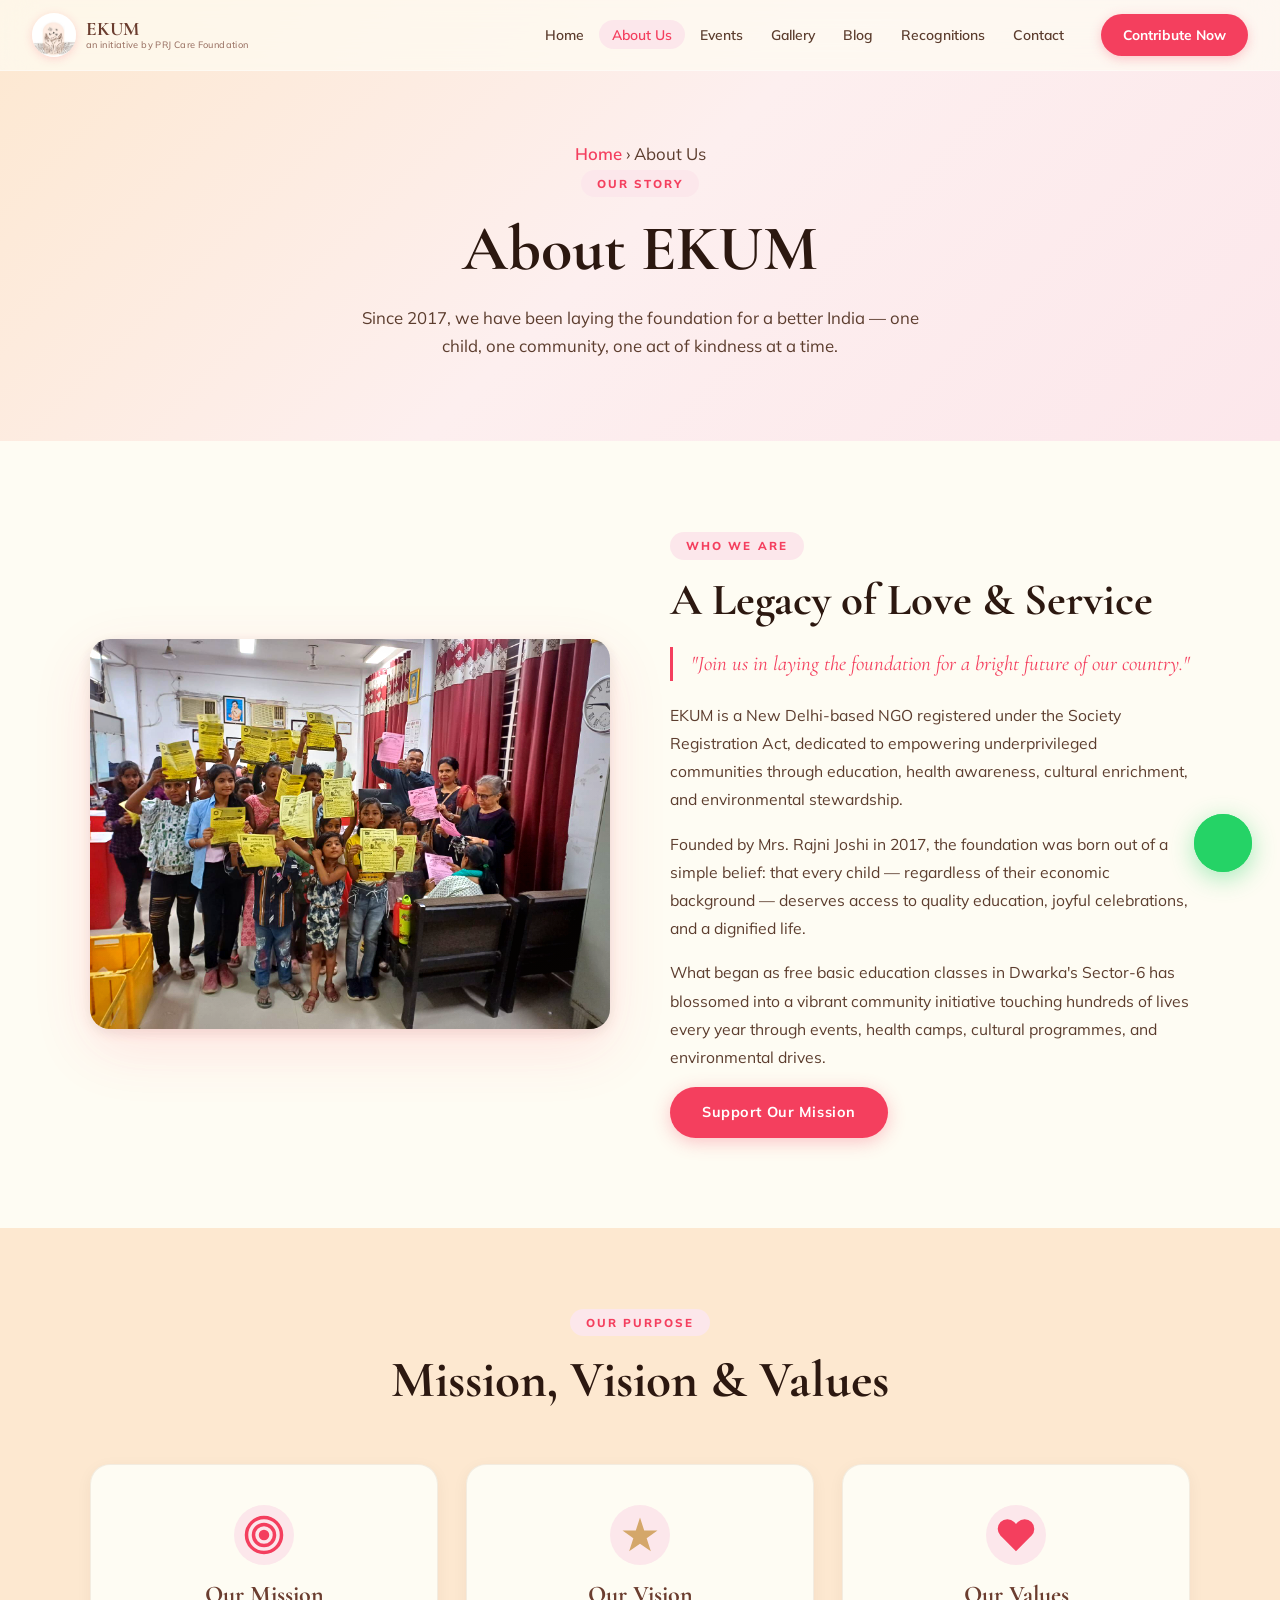
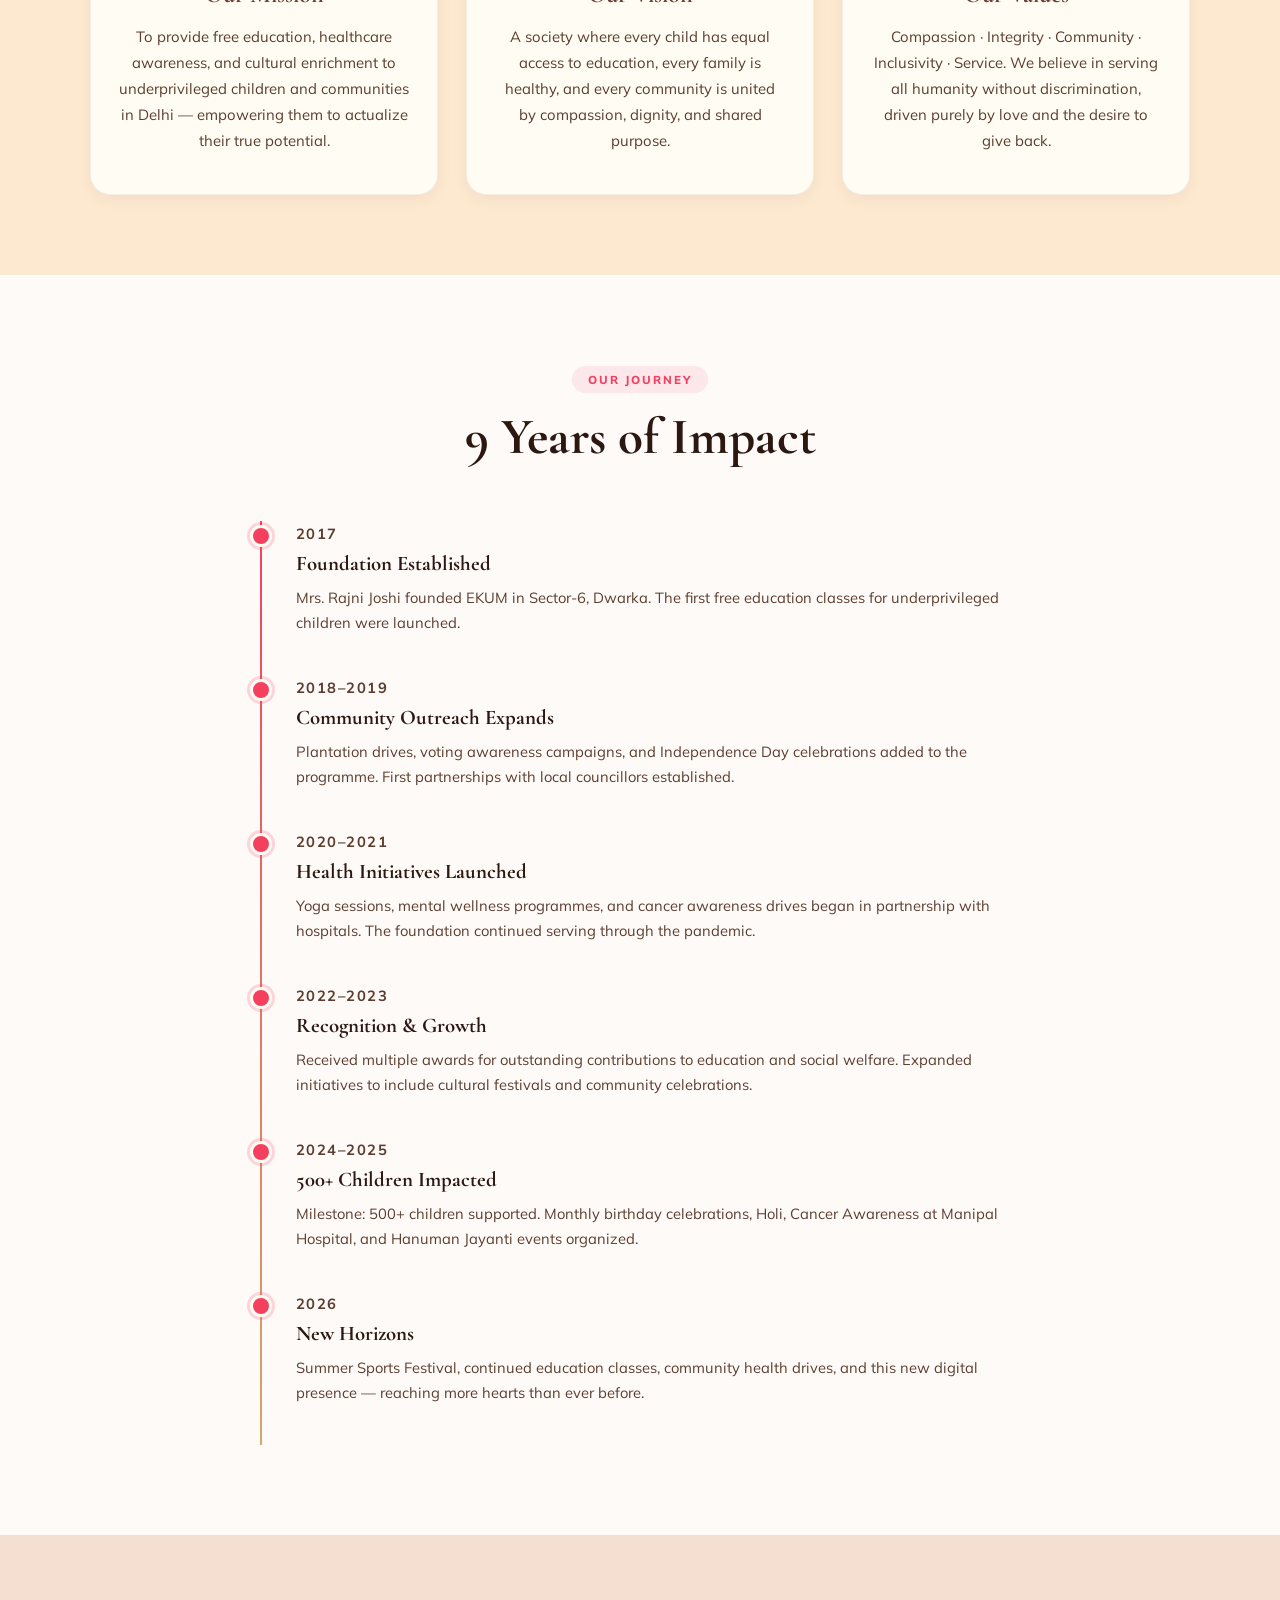
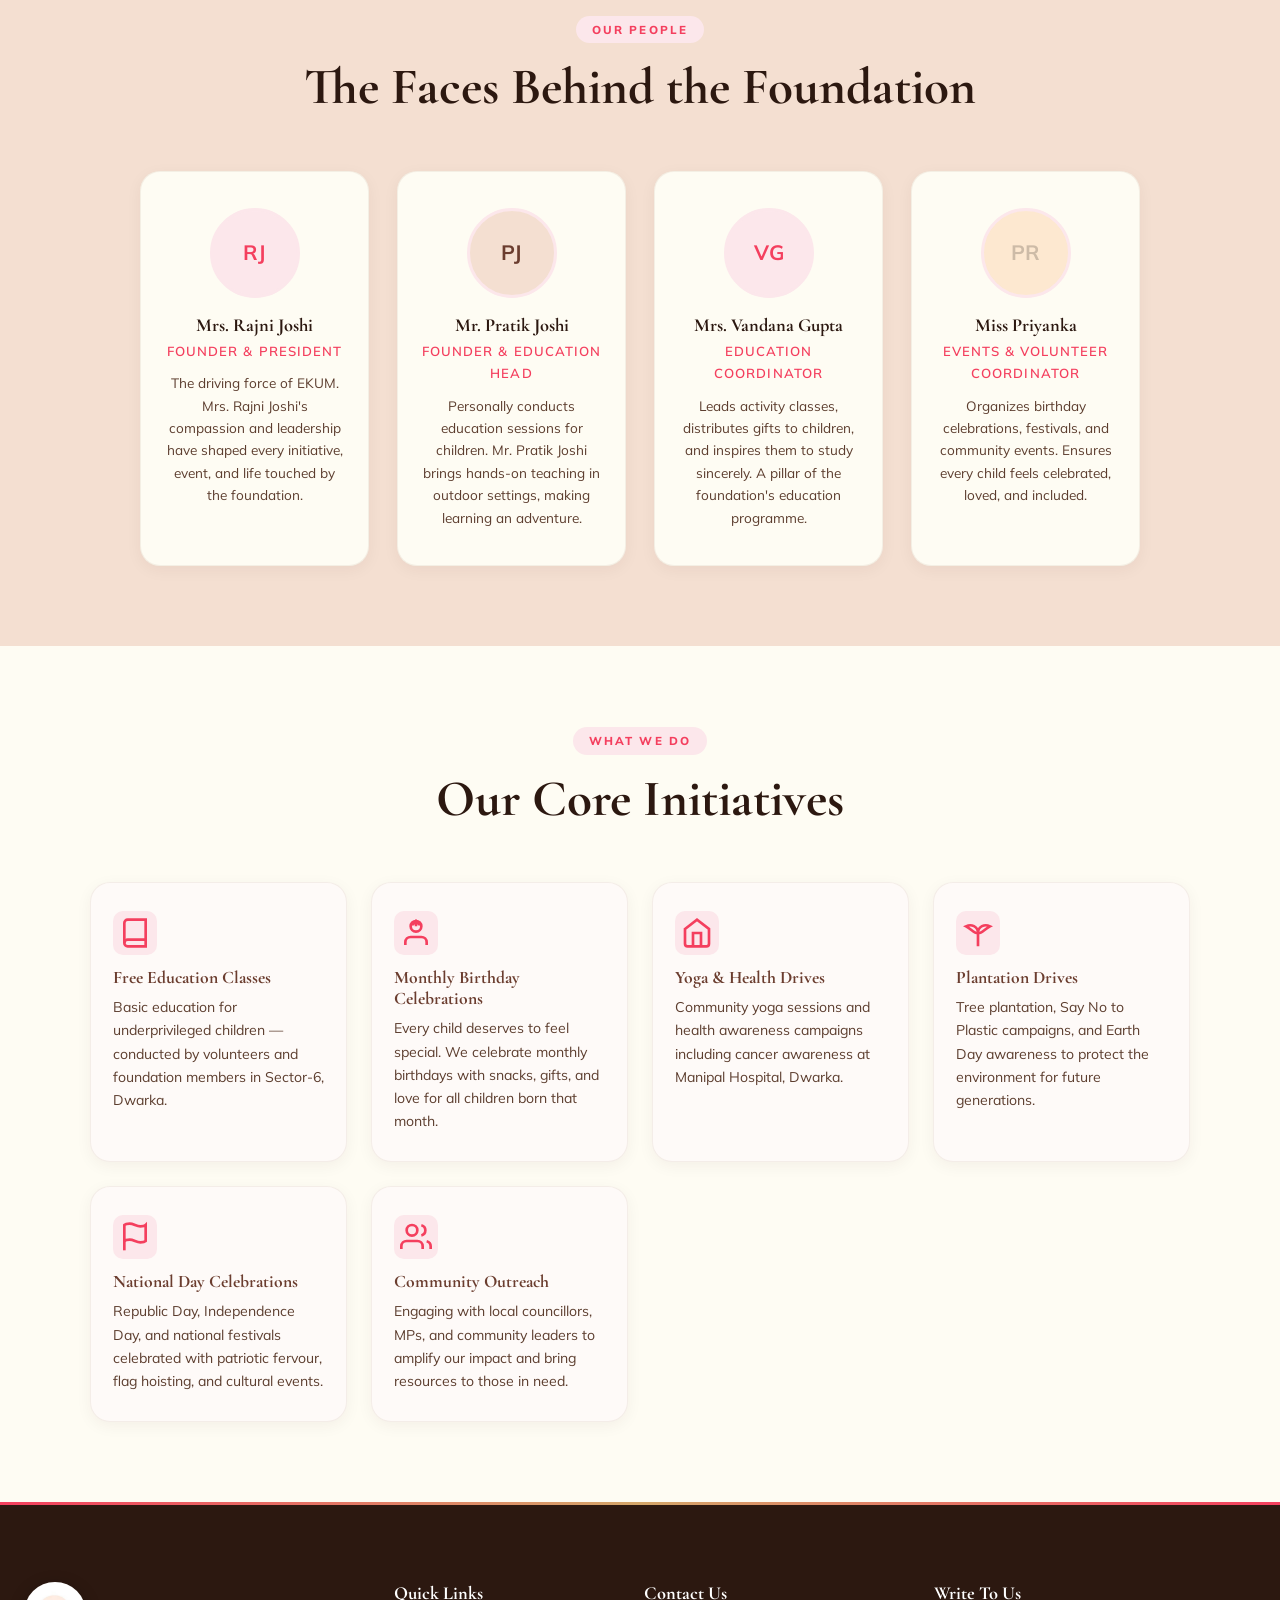
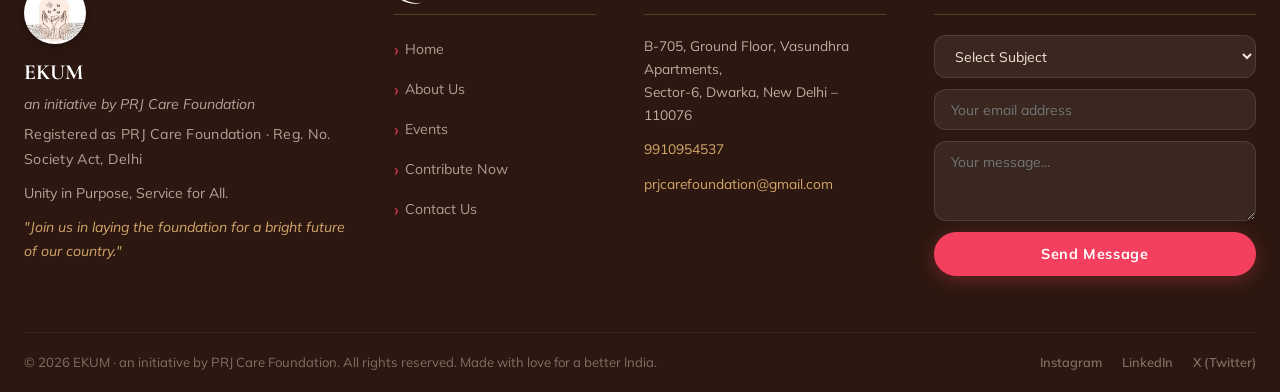
<file: about.html>
<!DOCTYPE html>
<html lang="en">
<head>
  <meta charset="UTF-8" />
  <meta name="viewport" content="width=device-width, initial-scale=1.0" />
  <title>About Us |EKUM</title>
  <link rel="icon" href="images/logo/ngoLogo.jpg" type="image/jpeg" />
  <link rel="preconnect" href="https://fonts.googleapis.com" />
  <link rel="preconnect" href="https://fonts.gstatic.com" crossorigin />
  <link href="https://fonts.googleapis.com/css2?family=Cormorant+Garamond:ital,wght@0,300;0,400;0,600;0,700;1,400;1,600&family=Mulish:wght@300;400;500;600;700&family=Playfair+Display:ital,wght@0,400;0,700;1,400&display=swap" rel="stylesheet" />
  <link href="https://unpkg.com/aos@2.3.1/dist/aos.css" rel="stylesheet" />
  <link rel="stylesheet" href="css/main.css" />
  <link rel="stylesheet" href="css/photo-enhance.css" />
  <style>
    .page-hero {
      padding:140px 24px 80px;
      background:linear-gradient(135deg,#fde8d0 0%,#fdefef 50%,#fce7eb 100%);
      text-align:center; position:relative; overflow:hidden;
    }
    .page-hero h1{font-size:clamp(2.6rem,6vw,4rem);font-weight:700;color:var(--text-dark);margin-bottom:16px;}
    .page-hero p{font-size:1.05rem;color:var(--text-mid);max-width:560px;margin:0 auto;}
    .page-breadcrumb{font-size:.82rem;color:var(--text-light);margin-bottom:16px;}
    .page-breadcrumb a{color:var(--rose);font-weight:600;}

    /* ── STORY SECTION ── */
    .story-section { padding:90px 24px; background:var(--cream); }
    .story-inner {
      max-width:1100px; margin:0 auto;
      display:grid; grid-template-columns:1fr 1fr; gap:60px; align-items:center;
    }
    .story-img img {
      width:100%; border-radius:var(--radius); box-shadow:var(--shadow-md);
      object-fit:cover; max-height:480px;
    }
    .story-text h2 {
      font-size:clamp(1.8rem,4vw,2.8rem); font-weight:700;
      color:var(--text-dark); margin-bottom:20px; line-height:1.2;
    }
    .story-text p { font-size:.98rem; color:var(--text-mid); line-height:1.8; margin-bottom:16px; }
    .story-text .highlight {
      font-family:'Cormorant Garamond',serif; font-size:1.3rem; font-style:italic;
      color:var(--rose); margin:20px 0; padding-left:18px;
      border-left:3px solid var(--rose); display:block; line-height:1.6;
    }

    /* ── MISSION VISION VALUES ── */
    .mvv-section { padding:80px 24px; background:var(--peach-light); }
    .mvv-grid {
      max-width:1100px; margin:0 auto;
      display:grid; grid-template-columns:repeat(3,1fr); gap:28px;
    }
    .mvv-card {
      background:var(--cream); border-radius:var(--radius); padding:40px 28px;
      text-align:center; border:1px solid rgba(205,187,167,.25);
      box-shadow:var(--shadow-sm);
    }
    .mvv-icon { font-size:2.8rem; margin-bottom:16px; display:block; }
    .mvv-icon-svg { margin:0 auto 16px; width:60px; height:60px; display:flex; align-items:center; justify-content:center; background:var(--rose-light); border-radius:50%; }
    .init-detail-icon { margin-bottom:14px; width:44px; height:44px; display:flex; align-items:center; justify-content:center; background:var(--rose-light); border-radius:10px; }
    .mvv-card h3 { font-size:1.5rem; font-weight:700; color:var(--deep-brown); margin-bottom:14px; }
    .mvv-card p { font-size:.93rem; color:var(--text-mid); line-height:1.75; }

    /* ── TIMELINE ── */
    .timeline-section { padding:90px 24px; background:var(--bg); }
    .timeline { max-width:800px; margin:0 auto; position:relative; }
    .timeline::before {
      content:''; position:absolute; left:20px; top:0; bottom:0;
      width:2px; background:linear-gradient(to bottom,var(--rose),var(--gold));
    }
    .timeline-item {
      padding:0 0 40px 56px; position:relative;
    }
    .timeline-dot {
      position:absolute; left:10px; top:4px;
      width:22px; height:22px; border-radius:50%;
      background:var(--rose); border:3px solid var(--cream);
      box-shadow:0 0 0 3px rgba(244,63,94,.2);
    }
    .timeline-year {
      font-size:.78rem; font-weight:700; text-transform:uppercase;
      letter-spacing:.1em; color:var(--rose); margin-bottom:6px;
    }
    .timeline-item h4 {
      font-family:'Cormorant Garamond',serif; font-size:1.3rem; font-weight:700;
      color:var(--text-dark); margin-bottom:8px;
    }
    .timeline-item p { font-size:.92rem; color:var(--text-mid); line-height:1.7; }

    /* ── TEAM ── */
    .team-section { padding:80px 24px; background:var(--peach-mid); }
    .team-grid {
      max-width:1000px; margin:0 auto;
      display:grid; grid-template-columns:repeat(auto-fit,minmax(200px,1fr)); gap:28px;
    }
    .team-card {
      background:var(--cream); border-radius:var(--radius); padding:36px 24px;
      text-align:center; box-shadow:var(--shadow-sm); border:1px solid rgba(205,187,167,.2);
      transition:transform var(--transition),box-shadow var(--transition);
    }
    .team-card:hover { transform:translateY(-6px); box-shadow:var(--shadow-md); }
    .team-avatar {
      width:90px; height:90px; border-radius:50%; background:var(--peach-light);
      margin:0 auto 16px; display:flex; align-items:center; justify-content:center;
      font-size:2.5rem; border:3px solid var(--rose-light);
    }
    .team-name { font-size:1.15rem; font-weight:700; color:var(--text-dark); margin-bottom:4px; }
    .team-role { font-size:.82rem; color:var(--rose); font-weight:600; text-transform:uppercase; letter-spacing:.08em; margin-bottom:10px; }
    .team-desc { font-size:.85rem; color:var(--text-mid); line-height:1.65; }

    /* ── INITIATIVES DETAIL ── */
    .initiatives-detail { padding:80px 24px; background:var(--cream); }
    .initiatives-detail-grid {
      max-width:1100px; margin:0 auto;
      display:grid; grid-template-columns:repeat(auto-fit,minmax(250px,1fr)); gap:24px;
    }
    .init-detail-card {
      background:var(--bg); border-radius:var(--radius); padding:28px 22px;
      border:1px solid rgba(205,187,167,.2); box-shadow:var(--shadow-sm);
      transition:transform var(--transition);
    }
    .init-detail-card:hover { transform:translateY(-4px); }
    .init-detail-icon { font-size:2.2rem; margin-bottom:12px; }
    .init-detail-card h4 { font-size:1.1rem; font-weight:700; color:var(--deep-brown); margin-bottom:8px; }
    .init-detail-card p { font-size:.88rem; color:var(--text-mid); line-height:1.65; }

    @media(max-width:768px) {
      .story-inner { grid-template-columns:1fr; gap:36px; }
      .mvv-grid { grid-template-columns:1fr; }
      .timeline::before { left:14px; }
      .timeline-item { padding-left:44px; }
      .timeline-dot { left:4px; }
    }
  </style>
</head>
<body>

<!-- NAV -->
<nav class="navbar" id="navbar">
  <div class="nav-container">
    <a href="index.html" class="nav-logo">
      <img src="images/logo/ngoLogo.jpg" alt="EKUM Foundation Logo" />
      <span class="nav-logo-text">EKUM<small class="nav-initiative">an initiative by PRJ Care Foundation</small></span>
    </a>
    <ul class="nav-links" id="navLinks">
      <li><a href="index.html">Home</a></li>
      <li><a href="about.html" class="active">About Us</a></li>
      <li><a href="events.html">Events</a></li>
      <li><a href="gallery.html">Gallery</a></li>
      <li><a href="blog.html">Blog</a></li>
      <li><a href="recognitions.html">Recognitions</a></li>
      <li><a href="contact.html">Contact</a></li>
    </ul>
    <a href="contribute.html" class="nav-cta">Contribute Now</a>
    <button class="hamburger" id="hamburger"><span></span><span></span><span></span></button>
  </div>
</nav>

<!-- PAGE HERO -->
<section class="page-hero">
  <div class="page-hero-content" data-aos="fade-up">
    <p class="page-breadcrumb"><a href="index.html">Home</a> › About Us</p>
    <span class="section-tag">Our Story</span>
    <h1>About EKUM</h1>
    <p>Since 2017, we have been laying the foundation for a better India — one child, one community, one act of kindness at a time.</p>
  </div>
</section>

<!-- STORY -->
<section class="story-section">
  <div class="story-inner">
    <div class="story-img" data-aos="fade-right">
      <img src="images/slides/a3.jpg" alt="EKUM Foundation Story" />
    </div>
    <div class="story-text" data-aos="fade-left">
      <span class="section-tag">Who We Are</span>
      <h2>A Legacy of Love & Service</h2>
      <span class="highlight">"Join us in laying the foundation for a bright future of our country."</span>
      <p>EKUM is a New Delhi-based NGO registered under the Society Registration Act, dedicated to empowering underprivileged communities through education, health awareness, cultural enrichment, and environmental stewardship.</p>
      <p>Founded by Mrs. Rajni Joshi in 2017, the foundation was born out of a simple belief: that every child — regardless of their economic background — deserves access to quality education, joyful celebrations, and a dignified life.</p>
      <p>What began as free basic education classes in Dwarka's Sector-6 has blossomed into a vibrant community initiative touching hundreds of lives every year through events, health camps, cultural programmes, and environmental drives.</p>
      <a href="contribute.html" class="btn-primary">Support Our Mission</a>
    </div>
  </div>
</section>

<!-- MISSION VISION VALUES -->
<section class="mvv-section">
  <div class="section-header" data-aos="fade-up">
    <span class="section-tag">Our Purpose</span>
    <h2 class="section-title">Mission, Vision & Values</h2>
  </div>
  <div class="mvv-grid">
    <div class="mvv-card" data-aos="fade-up" data-aos-delay="0">
      <div class="mvv-icon-svg"><svg viewBox="0 0 24 24" fill="none" stroke="var(--rose)" stroke-width="2" width="42" height="42"><circle cx="12" cy="12" r="10"/><circle cx="12" cy="12" r="6"/><circle cx="12" cy="12" r="2" fill="var(--rose)"/></svg></div>
      <h3>Our Mission</h3>
      <p>To provide free education, healthcare awareness, and cultural enrichment to underprivileged children and communities in Delhi — empowering them to actualize their true potential.</p>
    </div>
    <div class="mvv-card" data-aos="fade-up" data-aos-delay="100">
      <div class="mvv-icon-svg"><svg viewBox="0 0 24 24" fill="var(--gold)" width="42" height="42"><path d="M12 2l2.4 7.4H22l-6.2 4.5 2.4 7.4L12 17 5.8 21.3l2.4-7.4L2 9.4h7.6z"/></svg></div>
      <h3>Our Vision</h3>
      <p>A society where every child has equal access to education, every family is healthy, and every community is united by compassion, dignity, and shared purpose.</p>
    </div>
    <div class="mvv-card" data-aos="fade-up" data-aos-delay="200">
      <div class="mvv-icon-svg"><svg viewBox="0 0 24 24" fill="var(--rose)" width="42" height="42"><path d="M20.84 4.61a5.5 5.5 0 0 0-7.78 0L12 5.67l-1.06-1.06a5.5 5.5 0 0 0-7.78 7.78l1.06 1.06L12 21.23l7.78-7.78 1.06-1.06a5.5 5.5 0 0 0 0-7.78z"/></svg></div>
      <h3>Our Values</h3>
      <p>Compassion · Integrity · Community · Inclusivity · Service. We believe in serving all humanity without discrimination, driven purely by love and the desire to give back.</p>
    </div>
  </div>
</section>

<!-- JOURNEY TIMELINE -->
<section class="timeline-section">
  <div class="section-header" data-aos="fade-up">
    <span class="section-tag">Our Journey</span>
    <h2 class="section-title">9 Years of Impact</h2>
  </div>
  <div class="timeline">
    <div class="timeline-item" data-aos="fade-up">
      <div class="timeline-dot"></div>
      <p class="timeline-year">2017</p>
      <h4>Foundation Established</h4>
      <p>Mrs. Rajni Joshi founded EKUM in Sector-6, Dwarka. The first free education classes for underprivileged children were launched.</p>
    </div>
    <div class="timeline-item" data-aos="fade-up" data-aos-delay="80">
      <div class="timeline-dot"></div>
      <p class="timeline-year">2018–2019</p>
      <h4>Community Outreach Expands</h4>
      <p>Plantation drives, voting awareness campaigns, and Independence Day celebrations added to the programme. First partnerships with local councillors established.</p>
    </div>
    <div class="timeline-item" data-aos="fade-up" data-aos-delay="160">
      <div class="timeline-dot"></div>
      <p class="timeline-year">2020–2021</p>
      <h4>Health Initiatives Launched</h4>
      <p>Yoga sessions, mental wellness programmes, and cancer awareness drives began in partnership with hospitals. The foundation continued serving through the pandemic.</p>
    </div>
    <div class="timeline-item" data-aos="fade-up" data-aos-delay="240">
      <div class="timeline-dot"></div>
      <p class="timeline-year">2022–2023</p>
      <h4>Recognition & Growth</h4>
      <p>Received multiple awards for outstanding contributions to education and social welfare. Expanded initiatives to include cultural festivals and community celebrations.</p>
    </div>
    <div class="timeline-item" data-aos="fade-up" data-aos-delay="320">
      <div class="timeline-dot"></div>
      <p class="timeline-year">2024–2025</p>
      <h4>500+ Children Impacted</h4>
      <p>Milestone: 500+ children supported. Monthly birthday celebrations, Holi, Cancer Awareness at Manipal Hospital, and Hanuman Jayanti events organized.</p>
    </div>
    <div class="timeline-item" data-aos="fade-up" data-aos-delay="400">
      <div class="timeline-dot"></div>
      <p class="timeline-year">2026</p>
      <h4>New Horizons</h4>
      <p>Summer Sports Festival, continued education classes, community health drives, and this new digital presence — reaching more hearts than ever before.</p>
    </div>
  </div>
</section>

<!-- TEAM -->
<section class="team-section">
  <div class="section-header" data-aos="fade-up">
    <span class="section-tag">Our People</span>
    <h2 class="section-title">The Faces Behind the Foundation</h2>
  </div>
  <div class="team-grid">
    <div class="team-card" data-aos="fade-up" data-aos-delay="0">
      <div class="team-avatar" style="background:var(--rose-light);color:var(--rose);font-size:1.3rem;font-weight:700;font-family:'Mulish',sans-serif;">RJ</div>
      <h3 class="team-name">Mrs. Rajni Joshi</h3>
      <p class="team-role">Founder & President</p>
      <p class="team-desc">The driving force of EKUM. Mrs. Rajni Joshi's compassion and leadership have shaped every initiative, event, and life touched by the foundation.</p>
    </div>
    <div class="team-card" data-aos="fade-up" data-aos-delay="100">
      <div class="team-avatar" style="background:var(--peach-mid);color:var(--deep-brown);font-size:1.3rem;font-weight:700;font-family:'Mulish',sans-serif;">PJ</div>
      <h3 class="team-name">Mr. Pratik Joshi</h3>
      <p class="team-role">Founder & Education Head</p>
      <p class="team-desc">Personally conducts education sessions for children. Mr. Pratik Joshi brings hands-on teaching in outdoor settings, making learning an adventure.</p>
    </div>
    <div class="team-card" data-aos="fade-up" data-aos-delay="200">
      <div class="team-avatar" style="background:#fce7eb;color:var(--rose);font-size:1.3rem;font-weight:700;font-family:'Mulish',sans-serif;">VG</div>
      <h3 class="team-name">Mrs. Vandana Gupta</h3>
      <p class="team-role">Education Coordinator</p>
      <p class="team-desc">Leads activity classes, distributes gifts to children, and inspires them to study sincerely. A pillar of the foundation's education programme.</p>
    </div>
    <div class="team-card" data-aos="fade-up" data-aos-delay="300">
      <div class="team-avatar" style="background:var(--peach-light);color:var(--warm-brown);font-size:1.3rem;font-weight:700;font-family:'Mulish',sans-serif;">PR</div>
      <h3 class="team-name">Miss Priyanka</h3>
      <p class="team-role">Events & Volunteer Coordinator</p>
      <p class="team-desc">Organizes birthday celebrations, festivals, and community events. Ensures every child feels celebrated, loved, and included.</p>
    </div>
  </div>
</section>

<!-- INITIATIVES -->
<section class="initiatives-detail">
  <div class="section-header" data-aos="fade-up">
    <span class="section-tag">What We Do</span>
    <h2 class="section-title">Our Core Initiatives</h2>
  </div>
  <div class="initiatives-detail-grid">
    <div class="init-detail-card" data-aos="fade-up" data-aos-delay="0">
      <div class="init-detail-icon"><svg viewBox="0 0 24 24" fill="none" stroke="var(--rose)" stroke-width="2" width="32" height="32"><path d="M4 19.5A2.5 2.5 0 0 1 6.5 17H20"/><path d="M6.5 2H20v20H6.5A2.5 2.5 0 0 1 4 19.5v-15A2.5 2.5 0 0 1 6.5 2z"/></svg></div>
      <h4>Free Education Classes</h4>
      <p>Basic education for underprivileged children — conducted by volunteers and foundation members in Sector-6, Dwarka.</p>
    </div>
    <div class="init-detail-card" data-aos="fade-up" data-aos-delay="80">
      <div class="init-detail-icon"><svg viewBox="0 0 24 24" fill="none" stroke="var(--rose)" stroke-width="2" width="32" height="32"><path d="M20 21v-2a4 4 0 0 0-4-4H8a4 4 0 0 0-4 4v2"/><circle cx="12" cy="7" r="4"/><path d="M12 3v4M9 6l3-3 3 3"/></svg></div>
      <h4>Monthly Birthday Celebrations</h4>
      <p>Every child deserves to feel special. We celebrate monthly birthdays with snacks, gifts, and love for all children born that month.</p>
    </div>
    <div class="init-detail-card" data-aos="fade-up" data-aos-delay="160">
      <div class="init-detail-icon"><svg viewBox="0 0 24 24" fill="none" stroke="var(--rose)" stroke-width="2" width="32" height="32"><path d="M3 9l9-7 9 7v11a2 2 0 0 1-2 2H5a2 2 0 0 1-2-2z"/><polyline points="9 22 9 12 15 12 15 22"/></svg></div>
      <h4>Yoga & Health Drives</h4>
      <p>Community yoga sessions and health awareness campaigns including cancer awareness at Manipal Hospital, Dwarka.</p>
    </div>
    <div class="init-detail-card" data-aos="fade-up" data-aos-delay="240">
      <div class="init-detail-icon"><svg viewBox="0 0 24 24" fill="none" stroke="var(--rose)" stroke-width="2" width="32" height="32"><path d="M12 22V12M12 12C12 7 7 5 3 7c4 2 7 6 9 5M12 12c0-5 5-7 9-5-4 2-7 6-9 5"/></svg></div>
      <h4>Plantation Drives</h4>
      <p>Tree plantation, Say No to Plastic campaigns, and Earth Day awareness to protect the environment for future generations.</p>
    </div>
    <div class="init-detail-card" data-aos="fade-up" data-aos-delay="320">
      <div class="init-detail-icon"><svg viewBox="0 0 24 24" fill="none" stroke="var(--rose)" stroke-width="2" width="32" height="32"><path d="M4 15s1-1 4-1 5 2 8 2 4-1 4-1V3s-1 1-4 1-5-2-8-2-4 1-4 1z"/><line x1="4" y1="22" x2="4" y2="15"/></svg></div>
      <h4>National Day Celebrations</h4>
      <p>Republic Day, Independence Day, and national festivals celebrated with patriotic fervour, flag hoisting, and cultural events.</p>
    </div>
    <div class="init-detail-card" data-aos="fade-up" data-aos-delay="400">
      <div class="init-detail-icon"><svg viewBox="0 0 24 24" fill="none" stroke="var(--rose)" stroke-width="2" width="32" height="32"><path d="M17 21v-2a4 4 0 0 0-4-4H5a4 4 0 0 0-4 4v2"/><circle cx="9" cy="7" r="4"/><path d="M23 21v-2a4 4 0 0 0-3-3.87M16 3.13a4 4 0 0 1 0 7.75"/></svg></div>
      <h4>Community Outreach</h4>
      <p>Engaging with local councillors, MPs, and community leaders to amplify our impact and bring resources to those in need.</p>
    </div>
  </div>
</section>

<!-- FOOTER -->
<footer class="footer">
  <div class="footer-container">
    <div class="footer-brand">
      <img src="images/logo/ngoLogo.jpg" alt="EKUM Foundation" class="footer-logo" />
      <h3>EKUM</h3>
      <p class="footer-parent-brand">an initiative by PRJ Care Foundation</p>
      <p class="footer-reg-note">Registered as PRJ Care Foundation · Reg. No. Society Act, Delhi</p>
      <p>Unity in Purpose, Service for All.</p>
      <p class="footer-tagline"><em>"Join us in laying the foundation for a bright future of our country."</em></p>
    </div>
    <div class="footer-links">
      <h4>Quick Links</h4>
      <ul>
        <li><a href="index.html">Home</a></li>
        <li><a href="about.html">About Us</a></li>
        <li><a href="events.html">Events</a></li>
        <li><a href="contribute.html">Contribute Now</a></li>
        <li><a href="contact.html">Contact Us</a></li>
      </ul>
    </div>
    <div class="footer-contact">
      <h4>Contact Us</h4>
      <p>B-705, Ground Floor, Vasundhra Apartments,<br/>Sector-6, Dwarka, New Delhi – 110076</p>
      <p><a href="tel:9910954537">9910954537</a></p>
      <p><a href="mailto:prjcarefoundation@gmail.com">prjcarefoundation@gmail.com</a></p>
    </div>
    <div class="footer-newsletter">
      <h4>Write To Us</h4>
      <form class="footer-form" id="footerForm">
        <select class="footer-input"><option value="" disabled selected>Select Subject</option><option>Volunteer</option><option>Donate</option><option>Others</option></select>
        <input type="email" placeholder="Your email address" class="footer-input" required />
        <textarea placeholder="Your message..." class="footer-input footer-textarea" rows="3"></textarea>
        <button type="submit" class="btn-primary">Send Message</button>
      </form>
    </div>
  </div>
  <div class="footer-bottom">
    <p>© 2026 EKUM · an initiative by PRJ Care Foundation. All rights reserved. Made with love for a better India.</p>
    <div class="footer-social-mini">
      <a href="https://www.instagram.com/prjcarefoundation/" target="_blank">Instagram</a>
      <a href="https://www.linkedin.com/company/prj-care-foundation/" target="_blank">LinkedIn</a>
      <a href="https://x.com/Prjcare14" target="_blank">X (Twitter)</a>
    </div>
  </div>
</footer>

<!-- WHATSAPP FAB -->
<a href="https://wa.me/919910954537?text=Hello%20PRJ%20Care%20Foundation!" target="_blank" class="whatsapp-fab" aria-label="Chat on WhatsApp">
  <div class="whatsapp-pulse"></div>
  <svg viewBox="0 0 24 24" fill="white" width="30" height="30"><path d="M17.472 14.382c-.297-.149-1.758-.867-2.03-.967-.273-.099-.471-.148-.67.15-.197.297-.767.966-.94 1.164-.173.199-.347.223-.644.075-.297-.15-1.255-.463-2.39-1.475-.883-.788-1.48-1.761-1.653-2.059-.173-.297-.018-.458.13-.606.134-.133.298-.347.446-.52.149-.174.198-.298.298-.497.099-.198.05-.371-.025-.52-.075-.149-.669-1.612-.916-2.207-.242-.579-.487-.5-.669-.51-.173-.008-.371-.01-.57-.01-.198 0-.52.074-.792.372-.272.297-1.04 1.016-1.04 2.479 0 1.462 1.065 2.875 1.213 3.074.149.198 2.096 3.2 5.077 4.487.709.306 1.262.489 1.694.625.712.227 1.36.195 1.871.118.571-.085 1.758-.719 2.006-1.413.248-.694.248-1.289.173-1.413-.074-.124-.272-.198-.57-.347m-5.421 7.403h-.004a9.87 9.87 0 01-5.031-1.378l-.361-.214-3.741.982.998-3.648-.235-.374a9.86 9.86 0 01-1.51-5.26c.001-5.45 4.436-9.884 9.888-9.884 2.64 0 5.122 1.03 6.988 2.898a9.825 9.825 0 012.893 6.994c-.003 5.45-4.437 9.884-9.885 9.884m8.413-18.297A11.815 11.815 0 0012.05 0C5.495 0 .16 5.335.157 11.892c0 2.096.547 4.142 1.588 5.945L.057 24l6.305-1.654a11.882 11.882 0 005.683 1.448h.005c6.554 0 11.89-5.335 11.893-11.893a11.821 11.821 0 00-3.48-8.413z"/></svg>
  <span class="whatsapp-tooltip">Chat with us!</span>
</a>

<script src="https://unpkg.com/aos@2.3.1/dist/aos.js"></script>
<script>
AOS.init({duration:650,once:true,offset:50});
const navbar=document.getElementById('navbar');
window.addEventListener('scroll',()=>navbar.classList.toggle('scrolled',window.scrollY>30),{passive:true});
const hamburger=document.getElementById('hamburger'),navLinks=document.getElementById('navLinks');
hamburger.addEventListener('click',()=>{hamburger.classList.toggle('active');navLinks.classList.toggle('open');});
document.getElementById('footerForm').addEventListener('submit',e=>{
  e.preventDefault();const btn=e.target.querySelector('button');
  btn.textContent='✓ Sent!';btn.style.background='#2d6a4f';
  setTimeout(()=>{btn.textContent='Send Message';btn.style.background='';e.target.reset();},3000);
});
</script>
</body>
</html>
</file>
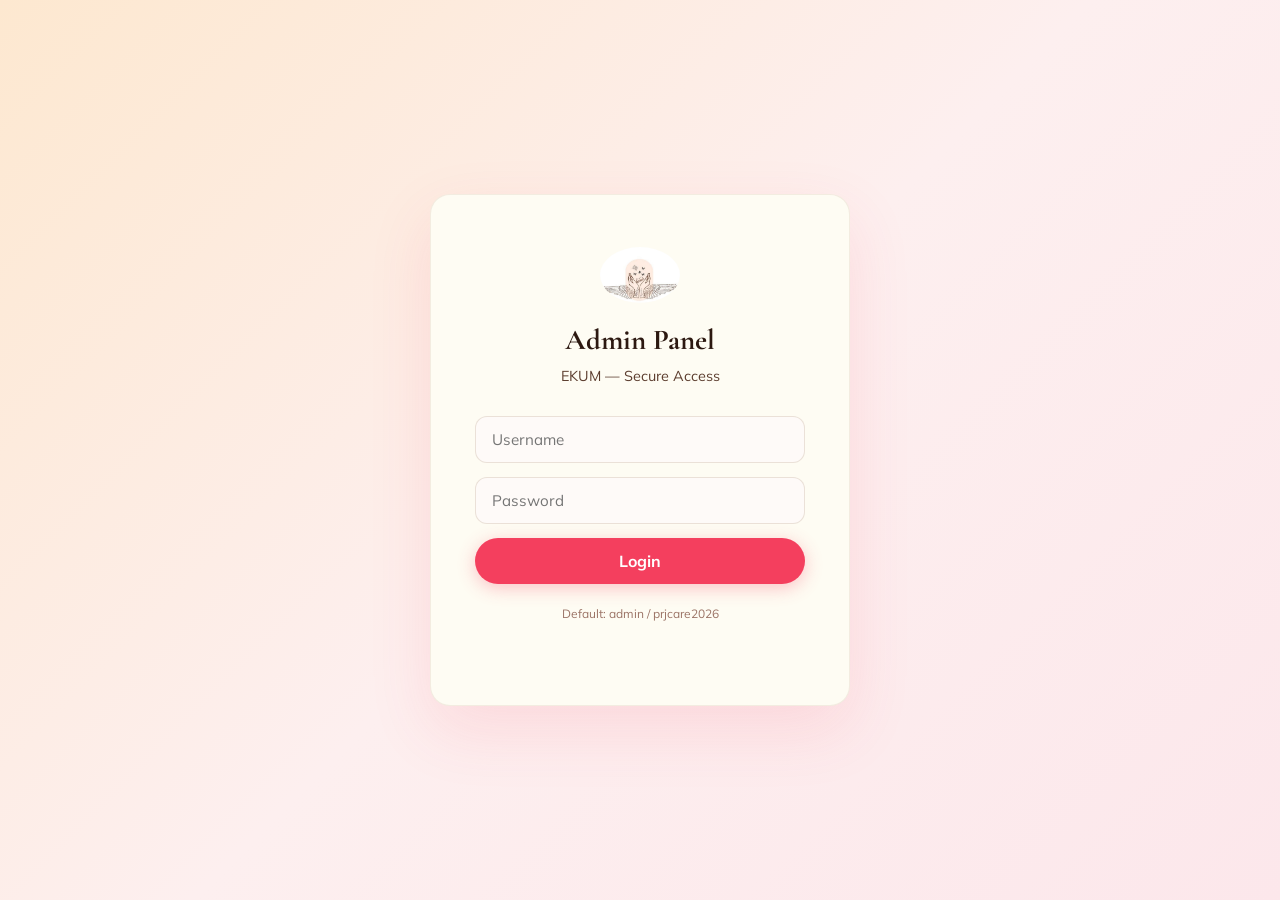
<file: admin.html>
<!DOCTYPE html>
<html lang="en">
<head>
  <meta charset="UTF-8" />
  <meta name="viewport" content="width=device-width, initial-scale=1.0" />
  <title>Admin Panel |EKUM</title>
  <link rel="icon" href="images/logo/ngoLogo.jpg" type="image/jpeg" />
  <link rel="preconnect" href="https://fonts.googleapis.com" />
  <link rel="preconnect" href="https://fonts.gstatic.com" crossorigin />
  <link href="https://fonts.googleapis.com/css2?family=Cormorant+Garamond:ital,wght@0,300;0,400;0,600;0,700;1,400;1,600&family=Mulish:wght@300;400;500;600;700&display=swap" rel="stylesheet" />
  <link rel="stylesheet" href="css/main.css" />
  <style>
    body { background:var(--bg); }

    /* ── LOGIN SCREEN ── */
    .login-screen {
      min-height:100vh; display:flex; align-items:center; justify-content:center;
      background:linear-gradient(135deg,#fde8d0,#fdefef,#fce7eb);
      padding:24px;
    }
    .login-box {
      background:var(--cream); border-radius:var(--radius); padding:52px 44px;
      max-width:420px; width:100%; text-align:center;
      box-shadow:var(--shadow-lg); border:1px solid rgba(205,187,167,.25);
    }
    .login-box img { width:80px; border-radius:50%; margin:0 auto 20px; display:block; }
    .login-box h2 { font-size:1.8rem; font-weight:700; color:var(--text-dark); margin-bottom:6px; }
    .login-box p { font-size:.9rem; color:var(--text-mid); margin-bottom:28px; }
    .login-input {
      width:100%; background:var(--bg); border:1.5px solid rgba(205,187,167,.4);
      border-radius:var(--radius-sm); color:var(--text-dark);
      padding:13px 16px; font-size:.95rem; font-family:'Mulish',sans-serif;
      outline:none; margin-bottom:14px;
      transition:border-color var(--transition),box-shadow var(--transition);
    }
    .login-input:focus { border-color:var(--rose); box-shadow:0 0 0 3px rgba(244,63,94,.1); }
    .login-btn {
      width:100%; background:var(--rose); color:#fff; border:none;
      border-radius:var(--radius-pill); padding:13px;
      font-size:1rem; font-weight:700; font-family:'Mulish',sans-serif;
      cursor:pointer; transition:background var(--transition);
      box-shadow:0 4px 18px rgba(244,63,94,.3);
    }
    .login-btn:hover { background:var(--rose-hover); }
    .login-error { color:var(--rose); font-size:.85rem; margin-top:10px; display:none; }

    /* ── ADMIN PANEL ── */
    .admin-panel { display:none; min-height:100vh; }
    .admin-header {
      background:var(--footer-bg); color:var(--footer-text);
      padding:0 28px; height:65px;
      display:flex; align-items:center; justify-content:space-between;
      position:sticky; top:0; z-index:100;
      box-shadow:0 2px 12px rgba(0,0,0,.2);
    }
    .admin-header-brand { display:flex; align-items:center; gap:10px; }
    .admin-header-brand img { width:36px; border-radius:50%; }
    .admin-header-brand h1 { font-family:'Cormorant Garamond',serif; font-size:1.3rem; font-weight:700; color:#fff; }
    .admin-header-brand span { font-size:.75rem; color:var(--gold); font-weight:600; text-transform:uppercase; letter-spacing:.1em; }
    .admin-logout {
      background:rgba(255,255,255,.12); color:#fff; border:none; border-radius:var(--radius-pill);
      padding:8px 18px; font-size:.85rem; font-weight:700; cursor:pointer;
      font-family:'Mulish',sans-serif; transition:background var(--transition);
    }
    .admin-logout:hover { background:rgba(255,255,255,.22); }

    .admin-body { max-width:1200px; margin:0 auto; padding:40px 24px; display:grid; grid-template-columns:260px 1fr; gap:32px; }

    /* ── SIDEBAR ── */
    .admin-sidebar { display:flex; flex-direction:column; gap:8px; }
    .admin-nav-btn {
      background:var(--cream); border:1px solid rgba(205,187,167,.2);
      border-radius:var(--radius-sm); padding:13px 18px;
      font-size:.92rem; font-weight:700; color:var(--text-mid);
      cursor:pointer; text-align:left; font-family:'Mulish',sans-serif;
      transition:all var(--transition); display:flex; align-items:center; gap:10px;
    }
    .admin-nav-btn:hover,.admin-nav-btn.active {
      background:var(--rose); color:#fff; border-color:var(--rose);
    }

    /* ── CONTENT AREA ── */
    .admin-content { background:var(--cream); border-radius:var(--radius); padding:36px; box-shadow:var(--shadow-sm); border:1px solid rgba(205,187,167,.2); }
    .admin-section { display:none; }
    .admin-section.active { display:block; }
    .admin-section h2 { font-size:1.7rem; font-weight:700; color:var(--text-dark); margin-bottom:6px; }
    .admin-section > p { font-size:.9rem; color:var(--text-mid); margin-bottom:28px; }

    /* ── STATS CARDS ── */
    .admin-stats { display:grid; grid-template-columns:repeat(auto-fit,minmax(150px,1fr)); gap:16px; margin-bottom:36px; }
    .admin-stat {
      background:var(--bg); border-radius:var(--radius-sm); padding:22px;
      text-align:center; border:1px solid rgba(205,187,167,.2);
    }
    .admin-stat-num { font-family:'Cormorant Garamond',serif; font-size:2.2rem; font-weight:700; color:var(--rose); }
    .admin-stat-label { font-size:.78rem; color:var(--text-light); font-weight:600; text-transform:uppercase; letter-spacing:.08em; margin-top:4px; }

    /* ── FORM ── */
    .admin-form { max-width:600px; }
    .admin-field { margin-bottom:18px; }
    .admin-label { display:block; font-size:.82rem; font-weight:700; color:var(--text-mid); margin-bottom:6px; text-transform:uppercase; letter-spacing:.08em; }
    .admin-input {
      width:100%; background:var(--bg); border:1.5px solid rgba(205,187,167,.4);
      border-radius:var(--radius-sm); color:var(--text-dark);
      padding:12px 16px; font-size:.93rem; font-family:'Mulish',sans-serif;
      outline:none; transition:border-color var(--transition),box-shadow var(--transition);
    }
    .admin-input:focus { border-color:var(--rose); box-shadow:0 0 0 3px rgba(244,63,94,.1); }
    .admin-textarea { resize:vertical; min-height:100px; }
    .admin-submit {
      background:var(--rose); color:#fff; border:none; border-radius:var(--radius-pill);
      padding:12px 32px; font-size:.95rem; font-weight:700; font-family:'Mulish',sans-serif;
      cursor:pointer; transition:background var(--transition); margin-top:4px;
    }
    .admin-submit:hover { background:var(--rose-hover); }

    /* ── TABLE ── */
    .admin-table-wrap { overflow-x:auto; margin-top:8px; }
    .admin-table { width:100%; border-collapse:collapse; font-size:.88rem; }
    .admin-table th { background:var(--peach-light); color:var(--deep-brown); font-weight:700; padding:12px 14px; text-align:left; border-bottom:2px solid rgba(205,187,167,.3); }
    .admin-table td { padding:12px 14px; border-bottom:1px solid rgba(205,187,167,.2); color:var(--text-mid); }
    .admin-table tr:hover td { background:var(--peach-light); }
    .badge-cat { font-size:.72rem; font-weight:700; text-transform:uppercase; letter-spacing:.1em; padding:2px 10px; border-radius:var(--radius-pill); background:var(--rose-light); color:var(--rose); }
    .action-btn {
      background:none; border:1.5px solid; border-radius:var(--radius-pill);
      padding:4px 12px; font-size:.78rem; font-weight:700; cursor:pointer; font-family:'Mulish',sans-serif;
      transition:all var(--transition); margin-right:6px;
    }
    .btn-edit { border-color:var(--tan); color:var(--deep-brown); }
    .btn-edit:hover { background:var(--tan); color:#fff; }
    .btn-delete { border-color:var(--rose); color:var(--rose); }
    .btn-delete:hover { background:var(--rose); color:#fff; }
    .progress-mini { height:6px; background:rgba(205,187,167,.3); border-radius:50px; margin-top:4px; }
    .progress-mini-fill { height:100%; border-radius:50px; background:linear-gradient(90deg,var(--rose),var(--gold)); }

    /* ── SUCCESS TOAST ── */
    .toast {
      position:fixed; bottom:28px; left:50%; transform:translateX(-50%);
      background:var(--footer-bg); color:#fff; padding:14px 28px;
      border-radius:var(--radius-pill); font-weight:700; font-size:.9rem;
      z-index:9998; opacity:0; transition:opacity var(--transition);
      box-shadow:var(--shadow-md); pointer-events:none;
    }
    .toast.show { opacity:1; }

    @media(max-width:768px) {
      .admin-body { grid-template-columns:1fr; }
      .admin-sidebar { flex-direction:row; flex-wrap:wrap; }
    }
  </style>
</head>
<body>

<!-- ── LOGIN SCREEN ── -->
<div class="login-screen" id="loginScreen">
  <div class="login-box">
    <img src="images/logo/ngoLogo.jpg" alt="Logo" />
    <h2>Admin Panel</h2>
    <p>EKUM — Secure Access</p>
    <input type="text" class="login-input" id="loginUser" placeholder="Username" autocomplete="off" />
    <input type="password" class="login-input" id="loginPass" placeholder="Password" />
    <button class="login-btn" onclick="doLogin()">Login</button>
    <p class="login-error" id="loginError">Incorrect credentials. Please try again.</p>
    <p style="font-size:.75rem;color:var(--text-light);margin-top:20px;">Default: admin / prjcare2026</p>
  </div>
</div>

<!-- ── ADMIN PANEL ── -->
<div class="admin-panel" id="adminPanel">
  <header class="admin-header">
    <div class="admin-header-brand">
      <img src="images/logo/ngoLogo.jpg" alt="Logo" />
      <div>
        <h1>Admin Panel</h1>
        <span>EKUM</span>
      </div>
    </div>
    <button class="admin-logout" onclick="doLogout()">Logout →</button>
  </header>

  <div class="admin-body">
    <!-- SIDEBAR -->
    <nav class="admin-sidebar">
      <button class="admin-nav-btn active" onclick="showSection('dashboard',this)">Dashboard</button>
      <button class="admin-nav-btn" onclick="showSection('campaigns',this)">Campaigns</button>
      <button class="admin-nav-btn" onclick="showSection('addCampaign',this)">+ Add Campaign</button>
      <button class="admin-nav-btn" onclick="showSection('events',this)">Events</button>
      <a href="index.html" target="_blank" class="admin-nav-btn" style="text-align:left;display:flex;text-decoration:none;">View Website</a>
    </nav>

    <!-- CONTENT -->
    <div class="admin-content">

      <!-- DASHBOARD -->
      <div class="admin-section active" id="sec-dashboard">
        <h2>Dashboard Overview</h2>
        <p>Welcome back! Here's a snapshot of EKUM's current status.</p>
        <div class="admin-stats">
          <div class="admin-stat"><p class="admin-stat-num" id="dashCamps">0</p><p class="admin-stat-label">Active Campaigns</p></div>
          <div class="admin-stat"><p class="admin-stat-num">500+</p><p class="admin-stat-label">Children Helped</p></div>
          <div class="admin-stat"><p class="admin-stat-num">20</p><p class="admin-stat-label">Events (Instagram)</p></div>
          <div class="admin-stat"><p class="admin-stat-num">9+</p><p class="admin-stat-label">Years of Service</p></div>
        </div>
        <h3 style="font-size:1.2rem;font-weight:700;color:var(--deep-brown);margin-bottom:14px;">Quick Actions</h3>
        <div style="display:flex;gap:12px;flex-wrap:wrap;">
          <button class="admin-submit" onclick="showSection('addCampaign',null)">+ Add New Campaign</button>
          <a href="contribute.html" target="_blank" style="display:inline-block;padding:12px 24px;border-radius:var(--radius-pill);border:1.5px solid var(--rose);color:var(--rose);font-weight:700;font-size:.95rem;text-decoration:none;">View Contribute Page</a>
          <a href="events.html" target="_blank" style="display:inline-block;padding:12px 24px;border-radius:var(--radius-pill);border:1.5px solid var(--tan);color:var(--deep-brown);font-weight:700;font-size:.95rem;text-decoration:none;">View Events Page</a>
        </div>
      </div>

      <!-- CAMPAIGNS LIST -->
      <div class="admin-section" id="sec-campaigns">
        <h2>All Campaigns</h2>
        <p>Manage your fundraising campaigns. Edit targets or remove completed campaigns.</p>
        <div class="admin-table-wrap">
          <table class="admin-table" id="campaignTable">
            <thead><tr><th>Title</th><th>Category</th><th>Raised / Target</th><th>Progress</th><th>Actions</th></tr></thead>
            <tbody id="campaignTableBody"></tbody>
          </table>
        </div>
      </div>

      <!-- ADD CAMPAIGN -->
      <div class="admin-section" id="sec-addCampaign">
        <h2>Add New Campaign</h2>
        <p>Create a fundraising campaign that will appear on the Contribute Now page.</p>
        <form class="admin-form" id="addCampaignForm">
          <div class="admin-field">
            <label class="admin-label">Campaign Title *</label>
            <input type="text" class="admin-input" id="newTitle" placeholder="e.g., Annual Education Fund 2026" required />
          </div>
          <div class="admin-field">
            <label class="admin-label">Category *</label>
            <select class="admin-input" id="newCat" required>
              <option value="" disabled selected>Select category</option>
              <option value="Education">Education</option>
              <option value="Health">Health</option>
              <option value="Events">Events</option>
              <option value="General">General</option>
            </select>
          </div>
          <div class="admin-field">
            <label class="admin-label">Description *</label>
            <textarea class="admin-input admin-textarea" id="newDesc" placeholder="Describe what this campaign is for and how funds will be used..." required></textarea>
          </div>
          <div class="admin-field">
            <label class="admin-label">Image Path (optional)</label>
            <input type="text" class="admin-input" id="newImage" placeholder="e.g., images/slides/a3.jpg" />
          </div>
          <div class="admin-field">
            <label class="admin-label">Target Amount (₹) *</label>
            <input type="number" class="admin-input" id="newTarget" placeholder="e.g., 50000" min="1000" required />
          </div>
          <div class="admin-field">
            <label class="admin-label">Amount Raised So Far (₹)</label>
            <input type="number" class="admin-input" id="newRaised" placeholder="0" min="0" value="0" />
          </div>
          <button type="submit" class="admin-submit">Add Campaign</button>
        </form>
      </div>

      <!-- UPDATE RAISED / EVENTS SECTION -->
      <div class="admin-section" id="sec-events">
        <h2>Events Overview</h2>
        <p>All 20 events are loaded from <code>data/events.json</code>. To add or edit events, update that file directly.</p>
        <div style="background:var(--peach-light);border-radius:var(--radius-sm);padding:20px 24px;border:1px solid rgba(205,187,167,.3);margin-bottom:24px;">
          <h4 style="font-weight:700;color:var(--deep-brown);margin-bottom:8px;">Events Data File</h4>
          <p style="font-size:.88rem;color:var(--text-mid);">Location: <code>data/events.json</code><br/>Contains all 20 Instagram events with captions, dates, categories, and hashtags. Edit this file to update event content.</p>
        </div>
        <div style="background:var(--bg);border-radius:var(--radius-sm);padding:20px 24px;border:1px solid rgba(205,187,167,.2);">
          <h4 style="font-weight:700;color:var(--deep-brown);margin-bottom:12px;">Events by Category</h4>
          <div id="eventStats" style="display:grid;grid-template-columns:repeat(auto-fill,minmax(160px,1fr));gap:12px;"></div>
        </div>
      </div>

    </div>
  </div>
</div>

<!-- TOAST -->
<div class="toast" id="toast"></div>

<script>
// ── AUTH ──
const ADMIN_USER = 'admin';
const ADMIN_PASS = 'prjcare2026';

function doLogin() {
  const u = document.getElementById('loginUser').value;
  const p = document.getElementById('loginPass').value;
  if (u === ADMIN_USER && p === ADMIN_PASS) {
    document.getElementById('loginScreen').style.display = 'none';
    document.getElementById('adminPanel').style.display = 'block';
    loadDashboard();
    loadCampaigns();
    loadEventStats();
  } else {
    document.getElementById('loginError').style.display = 'block';
    setTimeout(() => document.getElementById('loginError').style.display = 'none', 3000);
  }
}
document.getElementById('loginPass').addEventListener('keydown', e => { if (e.key === 'Enter') doLogin(); });

function doLogout() {
  document.getElementById('adminPanel').style.display = 'none';
  document.getElementById('loginScreen').style.display = 'flex';
  document.getElementById('loginUser').value = '';
  document.getElementById('loginPass').value = '';
}

// ── NAVIGATION ──
function showSection(id, btn) {
  document.querySelectorAll('.admin-section').forEach(s => s.classList.remove('active'));
  document.getElementById('sec-' + id).classList.add('active');
  if (btn) {
    document.querySelectorAll('.admin-nav-btn').forEach(b => b.classList.remove('active'));
    btn.classList.add('active');
  }
  if (id === 'campaigns') loadCampaigns();
}

// ── TOAST ──
function showToast(msg) {
  const t = document.getElementById('toast');
  t.textContent = msg;
  t.classList.add('show');
  setTimeout(() => t.classList.remove('show'), 3000);
}

// ── CAMPAIGNS ──
const DEFAULT_CAMPAIGNS = [
  { id: 'd1', title: 'Free Education Programme 2026', category: 'Education', desc: 'Fund free classes for underprivileged children.', image: 'images/grid/educationgrid.jpg', target: 50000, raised: 32000 },
  { id: 'd2', title: 'Monthly Birthday Celebrations', category: 'Events', desc: 'Celebrate monthly birthdays with snacks and gifts.', image: 'images/slides/a4.jpg', target: 15000, raised: 9500 },
  { id: 'd3', title: 'Health & Yoga Camp 2026', category: 'Health', desc: 'Yoga sessions and health awareness drives.', image: 'images/slides/yoga1.jpg', target: 30000, raised: 18000 },
  { id: 'd4', title: 'Plantation & Environmental Drive', category: 'General', desc: 'Tree plantation and eco-awareness campaigns.', image: 'images/slides/a5.jpg', target: 20000, raised: 14500 },
];

function getCustomCampaigns() {
  try { return JSON.parse(localStorage.getItem('prj_campaigns') || '[]'); } catch { return []; }
}
function saveCustomCampaigns(arr) {
  localStorage.setItem('prj_campaigns', JSON.stringify(arr));
}

function loadDashboard() {
  const total = DEFAULT_CAMPAIGNS.length + getCustomCampaigns().length;
  document.getElementById('dashCamps').textContent = total;
}

function loadCampaigns() {
  const all = [...DEFAULT_CAMPAIGNS, ...getCustomCampaigns()];
  const tbody = document.getElementById('campaignTableBody');
  tbody.innerHTML = all.map(c => {
    const pct = Math.min(100, Math.round((c.raised / c.target) * 100));
    const isDefault = DEFAULT_CAMPAIGNS.find(d => d.id === c.id);
    return `
      <tr>
        <td><strong>${c.title}</strong></td>
        <td><span class="badge-cat">${c.category}</span></td>
        <td>₹${c.raised.toLocaleString('en-IN')} / ₹${c.target.toLocaleString('en-IN')}</td>
        <td style="min-width:100px">
          ${pct}%
          <div class="progress-mini"><div class="progress-mini-fill" style="width:${pct}%"></div></div>
        </td>
        <td>
          ${!isDefault ? `<button class="action-btn btn-delete" onclick="deleteCampaign('${c.id}')">Delete</button>` : '<span style="font-size:.78rem;color:var(--text-light);">Default</span>'}
        </td>
      </tr>
    `;
  }).join('');
}

function deleteCampaign(id) {
  const camps = getCustomCampaigns().filter(c => c.id !== id);
  saveCustomCampaigns(camps);
  loadCampaigns();
  loadDashboard();
  showToast('Campaign deleted successfully.');
}
window.deleteCampaign = deleteCampaign;

document.getElementById('addCampaignForm').addEventListener('submit', e => {
  e.preventDefault();
  const newCamp = {
    id: 'c_' + Date.now(),
    title: document.getElementById('newTitle').value,
    category: document.getElementById('newCat').value,
    desc: document.getElementById('newDesc').value,
    image: document.getElementById('newImage').value || '',
    target: parseInt(document.getElementById('newTarget').value, 10),
    raised: parseInt(document.getElementById('newRaised').value, 10) || 0,
  };
  const camps = getCustomCampaigns();
  camps.push(newCamp);
  saveCustomCampaigns(camps);
  e.target.reset();
  loadDashboard();
  showToast('Campaign added! It will appear on the Contribute page.');
  showSection('campaigns', document.querySelectorAll('.admin-nav-btn')[1]);
});

// ── EVENT STATS ──
async function loadEventStats() {
  try {
    const res = await fetch('data/events.json');
    const data = await res.json();
    const counts = {};
    data.events.forEach(e => { counts[e.category] = (counts[e.category] || 0) + 1; });
    document.getElementById('eventStats').innerHTML = Object.entries(counts).map(([cat, count]) => `
      <div style="background:var(--peach-light);border-radius:var(--radius-sm);padding:14px 16px;text-align:center;">
        <div style="font-family:'Cormorant Garamond',serif;font-size:1.8rem;font-weight:700;color:var(--rose);">${count}</div>
        <div style="font-size:.75rem;font-weight:700;color:var(--text-light);text-transform:uppercase;letter-spacing:.08em;">${cat}</div>
      </div>
    `).join('');
  } catch(err) {
    document.getElementById('eventStats').innerHTML = '<p style="color:var(--text-light);">Could not load events data.</p>';
  }
}
</script>
</body>
</html>
</file>
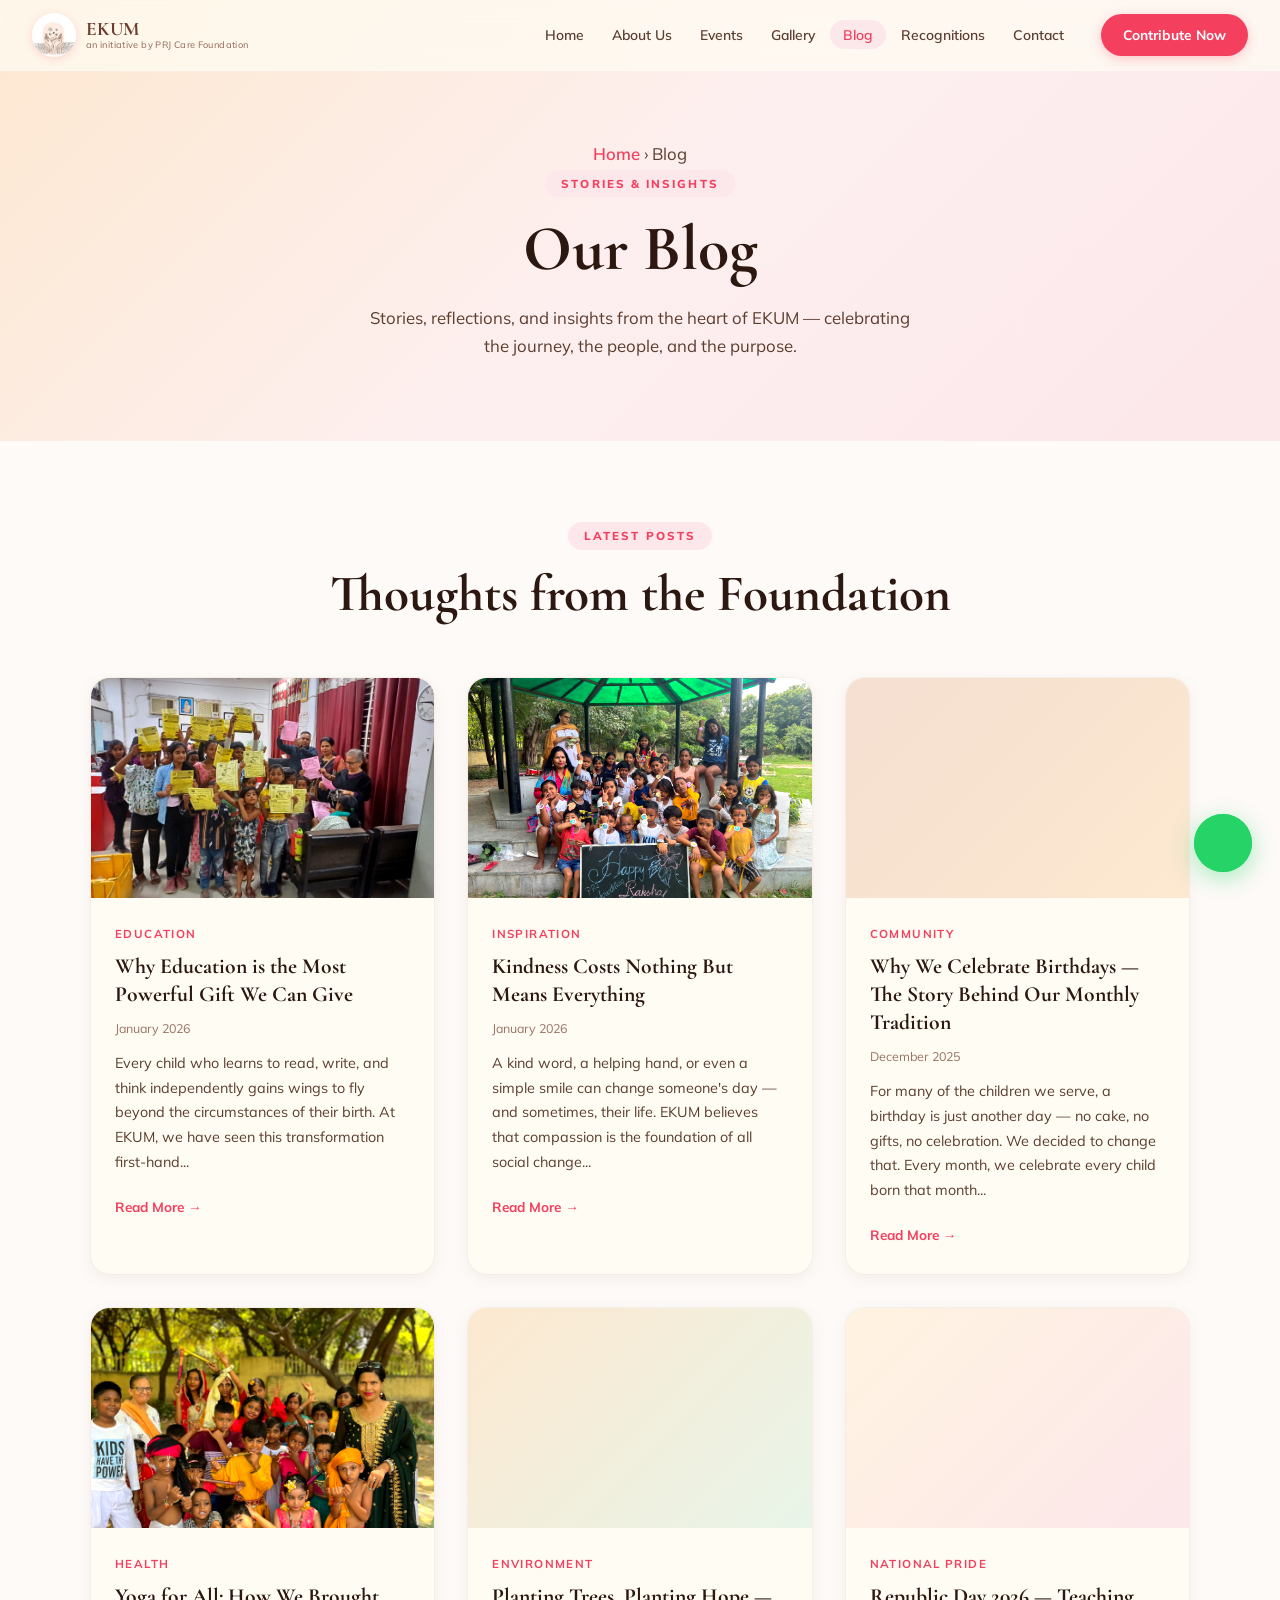
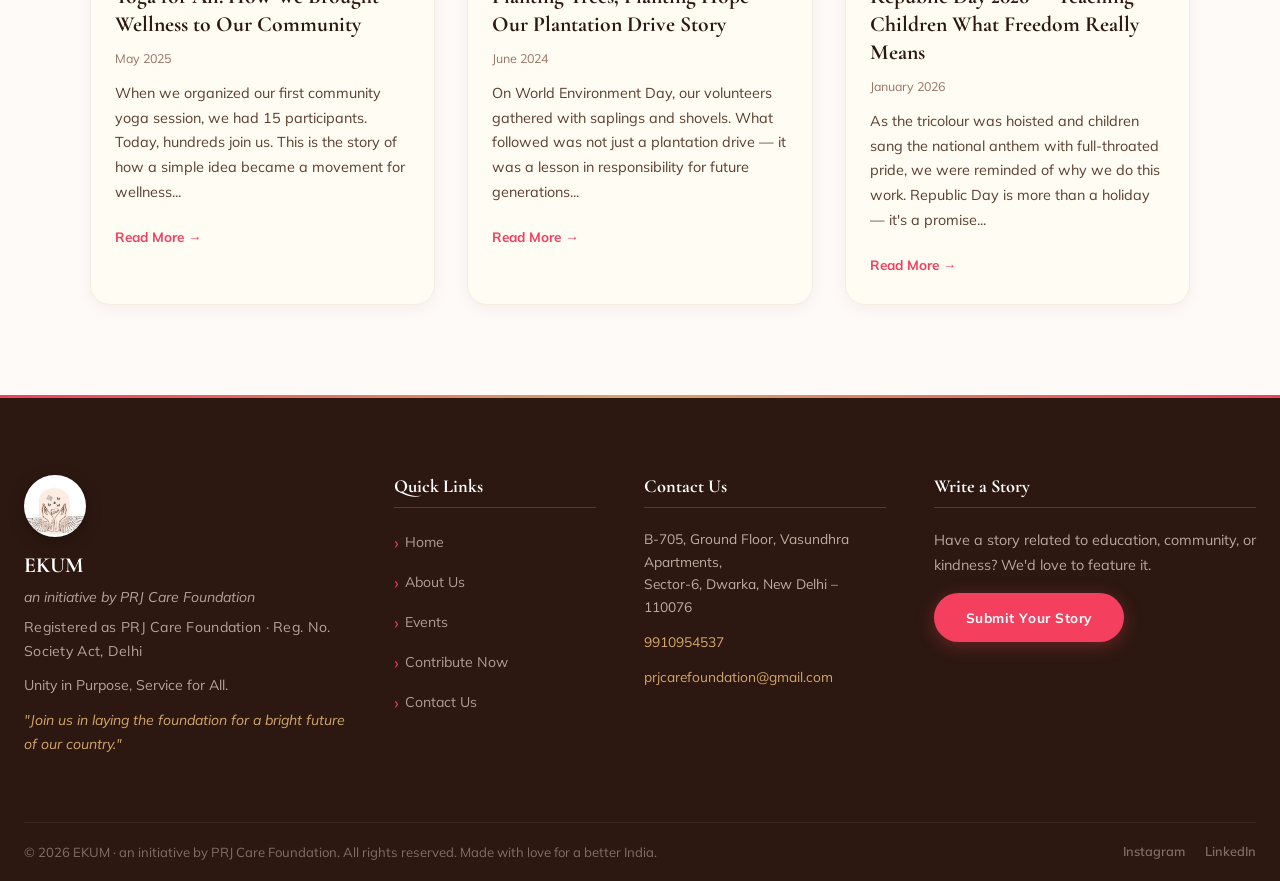
<file: blog.html>
<!DOCTYPE html>
<html lang="en">
<head>
  <meta charset="UTF-8" />
  <meta name="viewport" content="width=device-width, initial-scale=1.0" />
  <title>Blog |EKUM</title>
  <link rel="icon" href="images/logo/ngoLogo.jpg" type="image/jpeg" />
  <link rel="preconnect" href="https://fonts.googleapis.com" />
  <link rel="preconnect" href="https://fonts.gstatic.com" crossorigin />
  <link href="https://fonts.googleapis.com/css2?family=Cormorant+Garamond:ital,wght@0,300;0,400;0,600;0,700;1,400;1,600&family=Mulish:wght@300;400;500;600;700&display=swap" rel="stylesheet" />
  <link href="https://unpkg.com/aos@2.3.1/dist/aos.css" rel="stylesheet" />
  <link rel="stylesheet" href="css/main.css" />
  <link rel="stylesheet" href="css/photo-enhance.css" />
  <style>
    .page-hero {
      padding:140px 24px 80px;
      background:linear-gradient(135deg,#fde8d0 0%,#fdefef 50%,#fce7eb 100%);
      text-align:center; position:relative; overflow:hidden;
    }
    .page-hero h1{font-size:clamp(2.6rem,6vw,4rem);font-weight:700;color:var(--text-dark);margin-bottom:16px;}
    .page-hero p{font-size:1.05rem;color:var(--text-mid);max-width:560px;margin:0 auto;}
    .page-breadcrumb{font-size:.82rem;color:var(--text-light);margin-bottom:16px;}
    .page-breadcrumb a{color:var(--rose);font-weight:600;}

    .blog-section { padding:80px 24px 90px; background:var(--bg); }
    .blog-grid {
      max-width:1100px; margin:0 auto;
      display:grid; grid-template-columns:repeat(auto-fill,minmax(340px,1fr)); gap:32px;
    }
    .blog-card {
      background:var(--cream); border-radius:var(--radius); overflow:hidden;
      box-shadow:var(--shadow-sm); border:1px solid rgba(205,187,167,.2);
      transition:transform var(--transition),box-shadow var(--transition);
    }
    .blog-card:hover { transform:translateY(-6px); box-shadow:var(--shadow-md); }
    .blog-img {
      height:220px; background:var(--peach-mid);
      display:flex; align-items:center; justify-content:center; font-size:3.5rem;
      overflow:hidden;
    }
    .blog-img img { width:100%; height:100%; object-fit:cover; }
    .blog-body { padding:26px 24px; }
    .blog-cat { font-size:.72rem; font-weight:700; text-transform:uppercase; letter-spacing:.12em; color:var(--rose); margin-bottom:8px; }
    .blog-title { font-family:'Cormorant Garamond',serif; font-size:1.35rem; font-weight:700; color:var(--text-dark); margin-bottom:10px; line-height:1.3; }
    .blog-date { font-size:.78rem; color:var(--text-light); margin-bottom:12px; }
    .blog-excerpt { font-size:.9rem; color:var(--text-mid); line-height:1.72; margin-bottom:18px; }
    .blog-read { font-size:.85rem; font-weight:700; color:var(--rose); text-decoration:none; }
    .blog-read:hover { text-decoration:underline; }

    @media(max-width:768px) { .blog-grid{grid-template-columns:1fr;} }
  </style>
</head>
<body>
<nav class="navbar" id="navbar">
  <div class="nav-container">
    <a href="index.html" class="nav-logo"><img src="images/logo/ngoLogo.jpg" alt="Logo" /><span class="nav-logo-text">EKUM<small class="nav-initiative">an initiative by PRJ Care Foundation</small></span></a>
    <ul class="nav-links" id="navLinks">
      <li><a href="index.html">Home</a></li>
      <li><a href="about.html">About Us</a></li>
      <li><a href="events.html">Events</a></li>
      <li><a href="gallery.html">Gallery</a></li>
      <li><a href="blog.html" class="active">Blog</a></li>
      <li><a href="recognitions.html">Recognitions</a></li>
      <li><a href="contact.html">Contact</a></li>
    </ul>
    <a href="contribute.html" class="nav-cta">Contribute Now</a>
    <button class="hamburger" id="hamburger"><span></span><span></span><span></span></button>
  </div>
</nav>

<section class="page-hero">
  <div class="page-hero-content" data-aos="fade-up">
    <p class="page-breadcrumb"><a href="index.html">Home</a> › Blog</p>
    <span class="section-tag">Stories & Insights</span>
    <h1>Our Blog</h1>
    <p>Stories, reflections, and insights from the heart of EKUM — celebrating the journey, the people, and the purpose.</p>
  </div>
</section>

<section class="blog-section">
  <div class="section-header" data-aos="fade-up">
    <span class="section-tag">Latest Posts</span>
    <h2 class="section-title">Thoughts from the Foundation</h2>
  </div>
  <div class="blog-grid">
    <div class="blog-card" data-aos="fade-up" data-aos-delay="0">
      <div class="blog-img"><img src="images/slides/a3.jpg" alt="Education" onerror="this.style.display='none';this.parentElement.style.background='linear-gradient(135deg,var(--peach-light),var(--peach-mid))'" /></div>
      <div class="blog-body">
        <p class="blog-cat">Education</p>
        <h3 class="blog-title">Why Education is the Most Powerful Gift We Can Give</h3>
        <p class="blog-date">January 2026</p>
        <p class="blog-excerpt">Every child who learns to read, write, and think independently gains wings to fly beyond the circumstances of their birth. At EKUM, we have seen this transformation first-hand...</p>
        <a href="contact.html" class="blog-read">Read More →</a>
      </div>
    </div>
    <div class="blog-card" data-aos="fade-up" data-aos-delay="100">
      <div class="blog-img"><img src="images/slides/a5.jpg" alt="Kindness" onerror="this.style.display='none';this.parentElement.style.background='linear-gradient(135deg,#fce7eb,#fde8d0)'" /></div>
      <div class="blog-body">
        <p class="blog-cat">Inspiration</p>
        <h3 class="blog-title">Kindness Costs Nothing But Means Everything</h3>
        <p class="blog-date">January 2026</p>
        <p class="blog-excerpt">A kind word, a helping hand, or even a simple smile can change someone's day — and sometimes, their life. EKUM believes that compassion is the foundation of all social change...</p>
        <a href="contact.html" class="blog-read">Read More →</a>
      </div>
    </div>
    <div class="blog-card" data-aos="fade-up" data-aos-delay="200">
      <div class="blog-img" style="background:linear-gradient(135deg,var(--peach-mid),var(--peach-light));"></div>
      <div class="blog-body">
        <p class="blog-cat">Community</p>
        <h3 class="blog-title">Why We Celebrate Birthdays — The Story Behind Our Monthly Tradition</h3>
        <p class="blog-date">December 2025</p>
        <p class="blog-excerpt">For many of the children we serve, a birthday is just another day — no cake, no gifts, no celebration. We decided to change that. Every month, we celebrate every child born that month...</p>
        <a href="contact.html" class="blog-read">Read More →</a>
      </div>
    </div>
    <div class="blog-card" data-aos="fade-up" data-aos-delay="300">
      <div class="blog-img"><img src="images/slides/a6.jpg" alt="Health" onerror="this.style.display='none';this.parentElement.style.background='linear-gradient(135deg,var(--peach-mid),var(--peach-light))'" /></div>
      <div class="blog-body">
        <p class="blog-cat">Health</p>
        <h3 class="blog-title">Yoga for All: How We Brought Wellness to Our Community</h3>
        <p class="blog-date">May 2025</p>
        <p class="blog-excerpt">When we organized our first community yoga session, we had 15 participants. Today, hundreds join us. This is the story of how a simple idea became a movement for wellness...</p>
        <a href="contact.html" class="blog-read">Read More →</a>
      </div>
    </div>
    <div class="blog-card" data-aos="fade-up" data-aos-delay="400">
      <div class="blog-img" style="background:linear-gradient(135deg,var(--peach-light),#e8f5e9);"></div>
      <div class="blog-body">
        <p class="blog-cat">Environment</p>
        <h3 class="blog-title">Planting Trees, Planting Hope — Our Plantation Drive Story</h3>
        <p class="blog-date">June 2024</p>
        <p class="blog-excerpt">On World Environment Day, our volunteers gathered with saplings and shovels. What followed was not just a plantation drive — it was a lesson in responsibility for future generations...</p>
        <a href="contact.html" class="blog-read">Read More →</a>
      </div>
    </div>
    <div class="blog-card" data-aos="fade-up" data-aos-delay="500">
      <div class="blog-img" style="background:linear-gradient(135deg,#fff3e0,#fce7eb);"></div>
      <div class="blog-body">
        <p class="blog-cat">National Pride</p>
        <h3 class="blog-title">Republic Day 2026 — Teaching Children What Freedom Really Means</h3>
        <p class="blog-date">January 2026</p>
        <p class="blog-excerpt">As the tricolour was hoisted and children sang the national anthem with full-throated pride, we were reminded of why we do this work. Republic Day is more than a holiday — it's a promise...</p>
        <a href="contact.html" class="blog-read">Read More →</a>
      </div>
    </div>
  </div>
</section>

<footer class="footer">
  <div class="footer-container">
    <div class="footer-brand">
      <img src="images/logo/ngoLogo.jpg" alt="EKUM Foundation" class="footer-logo" />
      <h3>EKUM</h3>
      <p class="footer-parent-brand">an initiative by PRJ Care Foundation</p>
      <p class="footer-reg-note">Registered as PRJ Care Foundation · Reg. No. Society Act, Delhi</p>
      <p>Unity in Purpose, Service for All.</p>
      <p class="footer-tagline"><em>"Join us in laying the foundation for a bright future of our country."</em></p>
    </div>
    <div class="footer-links">
      <h4>Quick Links</h4>
      <ul>
        <li><a href="index.html">Home</a></li>
        <li><a href="about.html">About Us</a></li>
        <li><a href="events.html">Events</a></li>
        <li><a href="contribute.html">Contribute Now</a></li>
        <li><a href="contact.html">Contact Us</a></li>
      </ul>
    </div>
    <div class="footer-contact">
      <h4>Contact Us</h4>
      <p>B-705, Ground Floor, Vasundhra Apartments,<br/>Sector-6, Dwarka, New Delhi – 110076</p>
      <p><a href="tel:9910954537">9910954537</a></p>
      <p><a href="mailto:prjcarefoundation@gmail.com">prjcarefoundation@gmail.com</a></p>
    </div>
    <div class="footer-newsletter">
      <h4>Write a Story</h4>
      <p style="font-size:.9rem;color:rgba(245,230,216,.7);margin-bottom:16px;">Have a story related to education, community, or kindness? We'd love to feature it.</p>
      <a href="contact.html" class="btn-primary" style="font-size:.85rem;">Submit Your Story</a>
    </div>
  </div>
  <div class="footer-bottom">
    <p>© 2026 EKUM · an initiative by PRJ Care Foundation. All rights reserved. Made with love for a better India.</p>
    <div class="footer-social-mini">
      <a href="https://www.instagram.com/prjcarefoundation/" target="_blank">Instagram</a>
      <a href="https://www.linkedin.com/company/prj-care-foundation/" target="_blank">LinkedIn</a>
    </div>
  </div>
</footer>

<a href="https://wa.me/919910954537?text=Hello%20PRJ%20Care%20Foundation!" target="_blank" class="whatsapp-fab" aria-label="Chat">
  <div class="whatsapp-pulse"></div>
  <svg viewBox="0 0 24 24" fill="white" width="30" height="30"><path d="M17.472 14.382c-.297-.149-1.758-.867-2.03-.967-.273-.099-.471-.148-.67.15-.197.297-.767.966-.94 1.164-.173.199-.347.223-.644.075-.297-.15-1.255-.463-2.39-1.475-.883-.788-1.48-1.761-1.653-2.059-.173-.297-.018-.458.13-.606.134-.133.298-.347.446-.52.149-.174.198-.298.298-.497.099-.198.05-.371-.025-.52-.075-.149-.669-1.612-.916-2.207-.242-.579-.487-.5-.669-.51-.173-.008-.371-.01-.57-.01-.198 0-.52.074-.792.372-.272.297-1.04 1.016-1.04 2.479 0 1.462 1.065 2.875 1.213 3.074.149.198 2.096 3.2 5.077 4.487.709.306 1.262.489 1.694.625.712.227 1.36.195 1.871.118.571-.085 1.758-.719 2.006-1.413.248-.694.248-1.289.173-1.413-.074-.124-.272-.198-.57-.347m-5.421 7.403h-.004a9.87 9.87 0 01-5.031-1.378l-.361-.214-3.741.982.998-3.648-.235-.374a9.86 9.86 0 01-1.51-5.26c.001-5.45 4.436-9.884 9.888-9.884 2.64 0 5.122 1.03 6.988 2.898a9.825 9.825 0 012.893 6.994c-.003 5.45-4.437 9.884-9.885 9.884m8.413-18.297A11.815 11.815 0 0012.05 0C5.495 0 .16 5.335.157 11.892c0 2.096.547 4.142 1.588 5.945L.057 24l6.305-1.654a11.882 11.882 0 005.683 1.448h.005c6.554 0 11.89-5.335 11.893-11.893a11.821 11.821 0 00-3.48-8.413z"/></svg>
  <span class="whatsapp-tooltip">Chat with us!</span>
</a>
<script src="https://unpkg.com/aos@2.3.1/dist/aos.js"></script>
<script>
AOS.init({duration:650,once:true,offset:50});
const navbar=document.getElementById('navbar');
window.addEventListener('scroll',()=>navbar.classList.toggle('scrolled',window.scrollY>30),{passive:true});
const hamburger=document.getElementById('hamburger'),navLinks=document.getElementById('navLinks');
hamburger.addEventListener('click',()=>{hamburger.classList.toggle('active');navLinks.classList.toggle('open');});
</script>
</body>
</html>
</file>
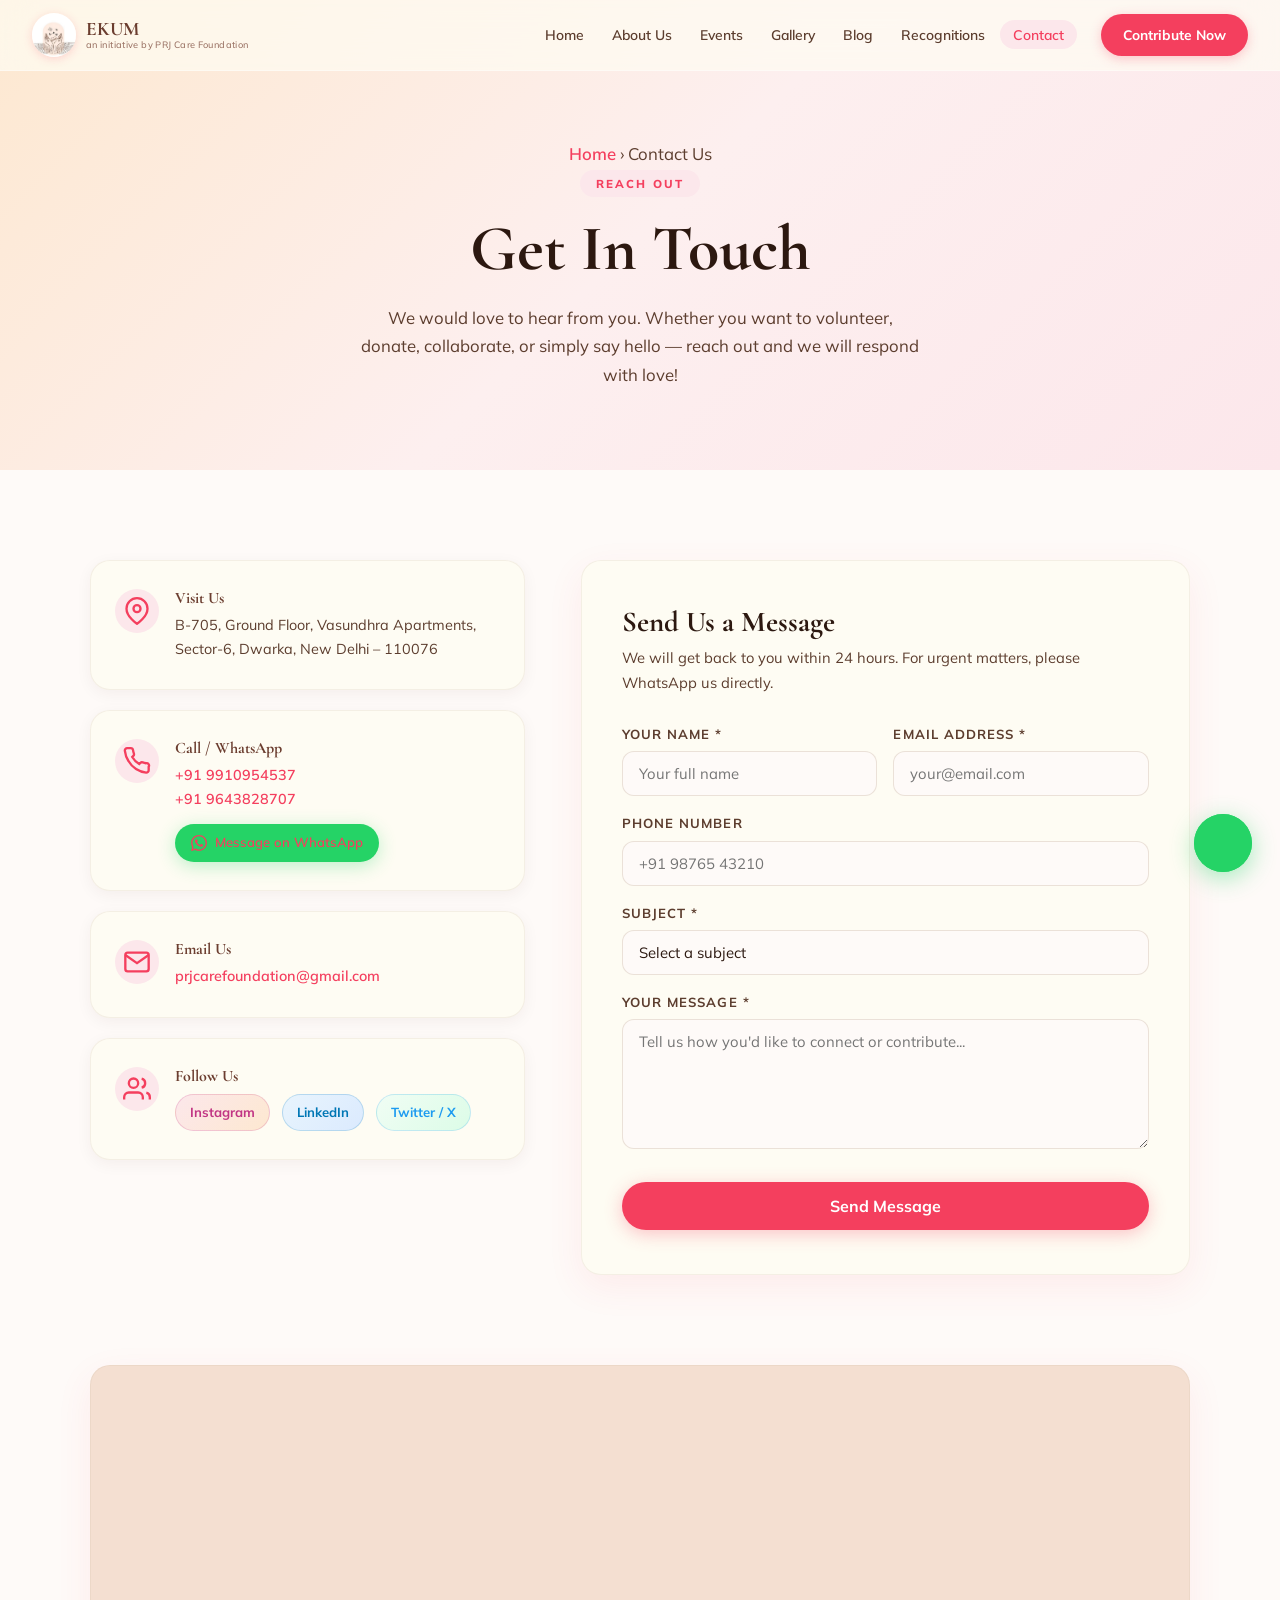
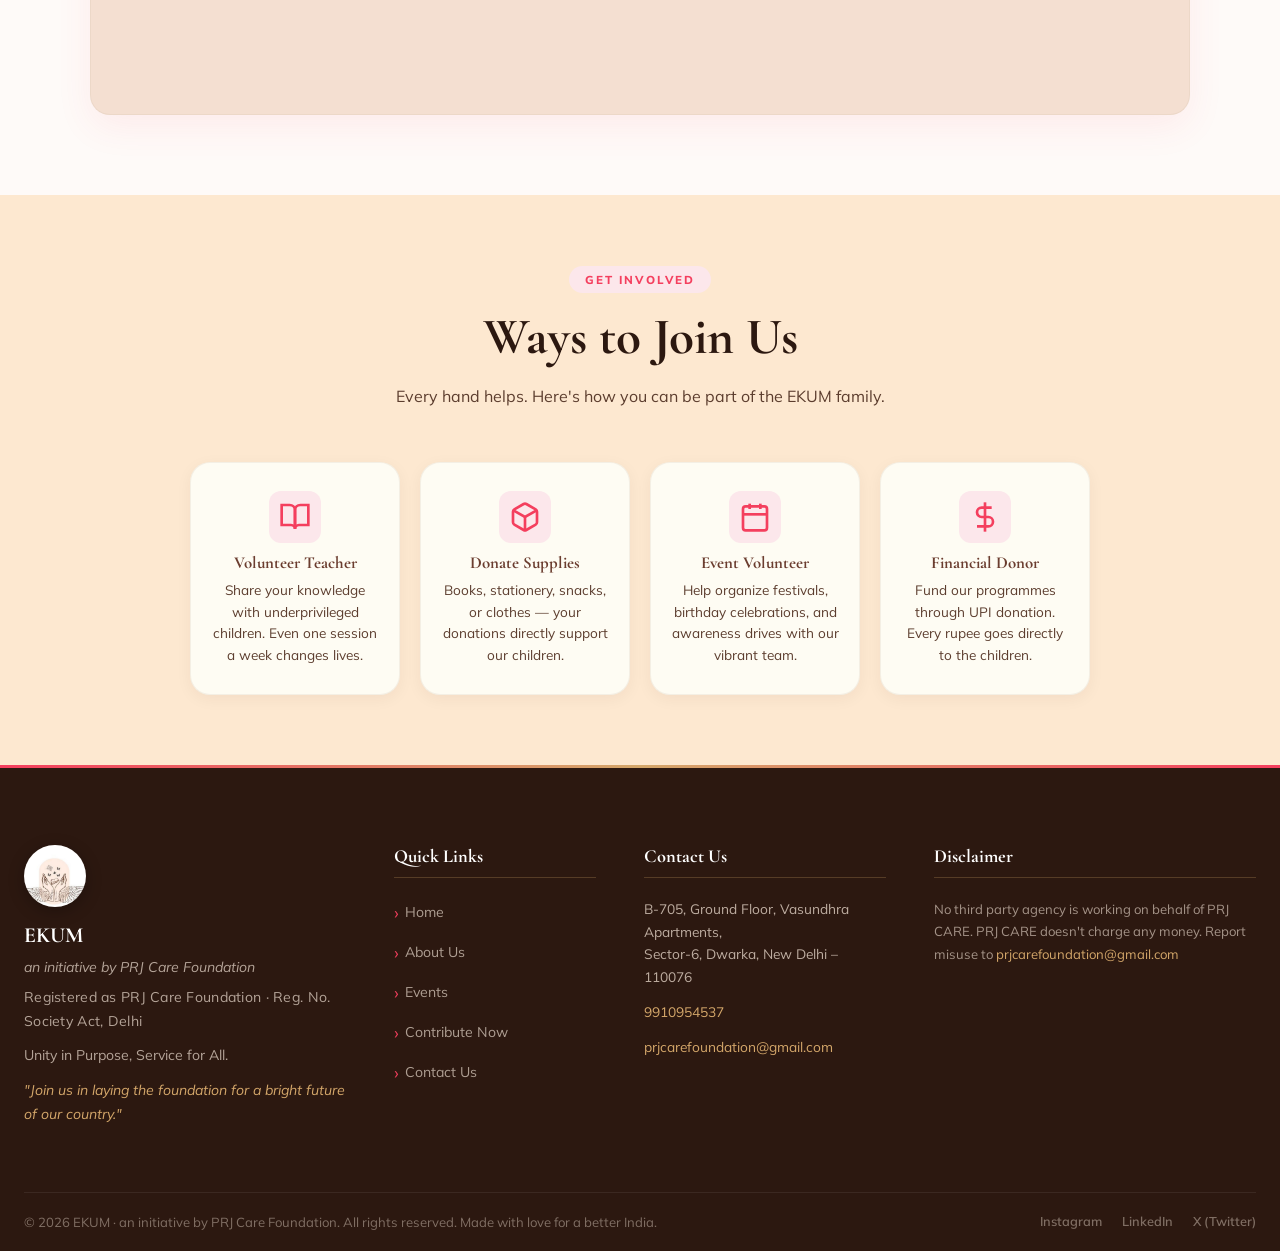
<file: contact.html>
<!DOCTYPE html>
<html lang="en">
<head>
  <meta charset="UTF-8" />
  <meta name="viewport" content="width=device-width, initial-scale=1.0" />
  <title>Contact Us |EKUM</title>
  <link rel="icon" href="images/logo/ngoLogo.jpg" type="image/jpeg" />
  <link rel="preconnect" href="https://fonts.googleapis.com" />
  <link rel="preconnect" href="https://fonts.gstatic.com" crossorigin />
  <link href="https://fonts.googleapis.com/css2?family=Cormorant+Garamond:ital,wght@0,300;0,400;0,600;0,700;1,400;1,600&family=Mulish:wght@300;400;500;600;700&display=swap" rel="stylesheet" />
  <link href="https://unpkg.com/aos@2.3.1/dist/aos.css" rel="stylesheet" />
  <link rel="stylesheet" href="css/main.css" />
  <link rel="stylesheet" href="css/photo-enhance.css" />
  <style>
    .page-hero {
      padding:140px 24px 80px;
      background:linear-gradient(135deg,#fde8d0 0%,#fdefef 50%,#fce7eb 100%);
      text-align:center; position:relative; overflow:hidden;
    }
    .page-hero h1{font-size:clamp(2.6rem,6vw,4rem);font-weight:700;color:var(--text-dark);margin-bottom:16px;}
    .page-hero p{font-size:1.05rem;color:var(--text-mid);max-width:560px;margin:0 auto;}
    .page-breadcrumb{font-size:.82rem;color:var(--text-light);margin-bottom:16px;}
    .page-breadcrumb a{color:var(--rose);font-weight:600;}

    /* ── CONTACT LAYOUT ── */
    .contact-section { padding:90px 24px; background:var(--bg); }
    .contact-inner {
      max-width:1100px; margin:0 auto;
      display:grid; grid-template-columns:1fr 1.4fr; gap:56px;
    }

    /* ── INFO CARDS ── */
    .contact-info { display:flex; flex-direction:column; gap:20px; }
    .contact-info-card {
      background:var(--cream); border-radius:var(--radius); padding:28px 24px;
      display:flex; gap:16px; align-items:flex-start;
      border:1px solid rgba(205,187,167,.2); box-shadow:var(--shadow-sm);
      transition:transform var(--transition);
    }
    .contact-info-card:hover { transform:translateX(4px); }
    .contact-info-icon { font-size:2rem; flex-shrink:0; }
    .contact-info-text h4 { font-size:1rem; font-weight:700; color:var(--deep-brown); margin-bottom:6px; }
    .contact-info-text p,.contact-info-text a { font-size:.9rem; color:var(--text-mid); line-height:1.65; }
    .contact-info-text a { color:var(--rose); font-weight:600; }
    .contact-info-text a:hover { text-decoration:underline; }

    .contact-social {
      display:flex; gap:12px; margin-top:8px; flex-wrap:wrap;
    }
    .contact-social a {
      display:flex; align-items:center; gap:6px;
      font-size:.82rem; font-weight:700; padding:7px 14px;
      border-radius:var(--radius-pill); transition:all var(--transition);
      text-decoration:none;
    }
    .contact-social .ig { background:linear-gradient(135deg,#fce7eb,#fde8d0); color:#c13584; border:1.5px solid rgba(193,53,132,.2); }
    .contact-social .li { background:linear-gradient(135deg,#e8f4fd,#dbeafe); color:#0077b5; border:1.5px solid rgba(0,119,181,.2); }
    .contact-social .tw { background:linear-gradient(135deg,#f0fdf4,#dcfce7); color:#1d9bf0; border:1.5px solid rgba(29,155,240,.2); }
    .contact-social a:hover { transform:translateY(-2px); box-shadow:var(--shadow-sm); }

    /* ── FORM ── */
    .contact-form-wrap {
      background:var(--cream); border-radius:var(--radius); padding:44px 40px;
      box-shadow:var(--shadow-md); border:1px solid rgba(205,187,167,.2);
    }
    .contact-form-wrap h3 {
      font-family:'Cormorant Garamond',serif; font-size:1.8rem; font-weight:700;
      color:var(--text-dark); margin-bottom:6px;
    }
    .contact-form-wrap > p { font-size:.92rem; color:var(--text-mid); margin-bottom:28px; }

    .form-row { display:grid; grid-template-columns:1fr 1fr; gap:16px; margin-bottom:16px; }
    .form-group { margin-bottom:16px; }
    .form-label { display:block; font-size:.82rem; font-weight:700; color:var(--text-mid); margin-bottom:6px; text-transform:uppercase; letter-spacing:.08em; }
    .form-input {
      width:100%; background:var(--bg); border:1.5px solid rgba(205,187,167,.4);
      border-radius:var(--radius-sm); color:var(--text-dark);
      padding:12px 16px; font-size:.93rem; font-family:'Mulish',sans-serif;
      outline:none; transition:border-color var(--transition),box-shadow var(--transition);
    }
    .form-input:focus { border-color:var(--rose); box-shadow:0 0 0 3px rgba(244,63,94,.1); }
    .form-textarea { resize:vertical; min-height:130px; }
    .form-select { appearance:none; cursor:pointer; }
    .submit-btn {
      width:100%; background:var(--rose); color:#fff; border:none;
      border-radius:var(--radius-pill); padding:14px; font-size:1rem;
      font-weight:700; font-family:'Mulish',sans-serif; cursor:pointer;
      transition:background var(--transition),transform var(--transition),box-shadow var(--transition);
      box-shadow:0 4px 18px rgba(244,63,94,.3);
      margin-top:8px;
    }
    .submit-btn:hover { background:var(--rose-hover); transform:translateY(-2px); box-shadow:0 8px 28px rgba(244,63,94,.4); }
    .form-success {
      display:none; text-align:center; padding:24px;
      background:rgba(45,106,79,.08); border-radius:var(--radius);
      border:1px solid rgba(45,106,79,.2); margin-top:16px;
    }
    .form-success.show { display:block; }
    .form-success p { color:#2d6a4f; font-weight:700; font-size:1rem; }

    /* ── MAP PLACEHOLDER ── */
    .map-section { padding:0 24px 80px; background:var(--bg); }
    .map-box {
      max-width:1100px; margin:0 auto; border-radius:var(--radius);
      overflow:hidden; box-shadow:var(--shadow-md); height:350px;
      background:var(--peach-mid); display:flex; align-items:center; justify-content:center;
      flex-direction:column; gap:12px; border:1px solid rgba(205,187,167,.2);
    }
    .map-box iframe { width:100%; height:100%; border:none; display:block; }

    /* ── VOLUNTEER / JOIN ── */
    .join-section {
      padding:70px 24px; background:var(--peach-light); text-align:center;
    }
    .join-cards {
      max-width:900px; margin:36px auto 0;
      display:grid; grid-template-columns:repeat(auto-fit,minmax(200px,1fr)); gap:20px;
    }
    .join-card {
      background:var(--cream); border-radius:var(--radius); padding:28px 20px;
      box-shadow:var(--shadow-sm); border:1px solid rgba(205,187,167,.2);
      transition:transform var(--transition);
    }
    .join-card:hover { transform:translateY(-4px); }
    .join-card-icon { font-size:2.2rem; margin-bottom:10px; display:flex; align-items:center; justify-content:center; width:52px; height:52px; background:var(--rose-light); border-radius:12px; margin-left:auto; margin-right:auto; }
    .contact-info-icon { flex-shrink:0; width:44px; height:44px; display:flex; align-items:center; justify-content:center; background:var(--rose-light); border-radius:50%; }
    .join-card h4 { font-size:1.05rem; font-weight:700; color:var(--deep-brown); margin-bottom:6px; }
    .join-card p { font-size:.85rem; color:var(--text-mid); line-height:1.6; }

    @media(max-width:768px) {
      .contact-inner { grid-template-columns:1fr; gap:36px; }
      .contact-form-wrap { padding:32px 24px; }
      .form-row { grid-template-columns:1fr; }
    }
  </style>
</head>
<body>

<!-- NAV -->
<nav class="navbar" id="navbar">
  <div class="nav-container">
    <a href="index.html" class="nav-logo">
      <img src="images/logo/ngoLogo.jpg" alt="EKUM Foundation Logo" />
      <span class="nav-logo-text">EKUM<small class="nav-initiative">an initiative by PRJ Care Foundation</small></span>
    </a>
    <ul class="nav-links" id="navLinks">
      <li><a href="index.html">Home</a></li>
      <li><a href="about.html">About Us</a></li>
      <li><a href="events.html">Events</a></li>
      <li><a href="gallery.html">Gallery</a></li>
      <li><a href="blog.html">Blog</a></li>
      <li><a href="recognitions.html">Recognitions</a></li>
      <li><a href="contact.html" class="active">Contact</a></li>
    </ul>
    <a href="contribute.html" class="nav-cta">Contribute Now</a>
    <button class="hamburger" id="hamburger"><span></span><span></span><span></span></button>
  </div>
</nav>

<!-- PAGE HERO -->
<section class="page-hero">
  <div class="page-hero-content" data-aos="fade-up">
    <p class="page-breadcrumb"><a href="index.html">Home</a> › Contact Us</p>
    <span class="section-tag">Reach Out</span>
    <h1>Get In Touch</h1>
    <p>We would love to hear from you. Whether you want to volunteer, donate, collaborate, or simply say hello — reach out and we will respond with love!</p>
  </div>
</section>

<!-- CONTACT -->
<section class="contact-section">
  <div class="contact-inner">

    <!-- LEFT: INFO -->
    <div class="contact-info">
      <div class="contact-info-card" data-aos="fade-up" data-aos-delay="0">
        <span class="contact-info-icon"><svg viewBox="0 0 24 24" fill="none" stroke="var(--rose)" stroke-width="2" width="28" height="28"><path d="M21 10c0 7-9 13-9 13s-9-6-9-13a9 9 0 0 1 18 0z"/><circle cx="12" cy="10" r="3"/></svg></span>
        <div class="contact-info-text">
          <h4>Visit Us</h4>
          <p>B-705, Ground Floor, Vasundhra Apartments,<br/>Sector-6, Dwarka, New Delhi – 110076</p>
        </div>
      </div>
      <div class="contact-info-card" data-aos="fade-up" data-aos-delay="80">
        <span class="contact-info-icon"><svg viewBox="0 0 24 24" fill="none" stroke="var(--rose)" stroke-width="2" width="28" height="28"><path d="M22 16.92v3a2 2 0 0 1-2.18 2 19.79 19.79 0 0 1-8.63-3.07A19.5 19.5 0 0 1 4.69 12 19.79 19.79 0 0 1 1.61 3.35 2 2 0 0 1 3.6 1h3a2 2 0 0 1 2 1.72 12.84 12.84 0 0 0 .7 2.81 2 2 0 0 1-.45 2.11L7.91 8.6a16 16 0 0 0 6 6l.92-.92a2 2 0 0 1 2.11-.45 12.84 12.84 0 0 0 2.81.7A2 2 0 0 1 22 16.92z"/></svg></span>
        <div class="contact-info-text">
          <h4>Call / WhatsApp</h4>
          <p><a href="tel:9910954537">+91 9910954537</a></p>
          <p><a href="tel:9643828707">+91 9643828707</a></p>
          <a href="https://wa.me/919910954537?text=Hello%20PRJ%20Care%20Foundation!" target="_blank" class="btn-whatsapp" style="display:inline-flex;margin-top:12px;font-size:.82rem;padding:8px 16px;">
            <svg viewBox="0 0 24 24" fill="currentColor" width="16" height="16"><path d="M17.472 14.382c-.297-.149-1.758-.867-2.03-.967-.273-.099-.471-.148-.67.15-.197.297-.767.966-.94 1.164-.173.199-.347.223-.644.075-.297-.15-1.255-.463-2.39-1.475-.883-.788-1.48-1.761-1.653-2.059-.173-.297-.018-.458.13-.606.134-.133.298-.347.446-.52.149-.174.198-.298.298-.497.099-.198.05-.371-.025-.52-.075-.149-.669-1.612-.916-2.207-.242-.579-.487-.5-.669-.51-.173-.008-.371-.01-.57-.01-.198 0-.52.074-.792.372-.272.297-1.04 1.016-1.04 2.479 0 1.462 1.065 2.875 1.213 3.074.149.198 2.096 3.2 5.077 4.487.709.306 1.262.489 1.694.625.712.227 1.36.195 1.871.118.571-.085 1.758-.719 2.006-1.413.248-.694.248-1.289.173-1.413-.074-.124-.272-.198-.57-.347m-5.421 7.403h-.004a9.87 9.87 0 01-5.031-1.378l-.361-.214-3.741.982.998-3.648-.235-.374a9.86 9.86 0 01-1.51-5.26c.001-5.45 4.436-9.884 9.888-9.884 2.64 0 5.122 1.03 6.988 2.898a9.825 9.825 0 012.893 6.994c-.003 5.45-4.437 9.884-9.885 9.884m8.413-18.297A11.815 11.815 0 0012.05 0C5.495 0 .16 5.335.157 11.892c0 2.096.547 4.142 1.588 5.945L.057 24l6.305-1.654a11.882 11.882 0 005.683 1.448h.005c6.554 0 11.89-5.335 11.893-11.893a11.821 11.821 0 00-3.48-8.413z"/></svg>
            Message on WhatsApp
          </a>
        </div>
      </div>
      <div class="contact-info-card" data-aos="fade-up" data-aos-delay="160">
        <span class="contact-info-icon"><svg viewBox="0 0 24 24" fill="none" stroke="var(--rose)" stroke-width="2" width="28" height="28"><path d="M4 4h16c1.1 0 2 .9 2 2v12c0 1.1-.9 2-2 2H4c-1.1 0-2-.9-2-2V6c0-1.1.9-2 2-2z"/><polyline points="22,6 12,13 2,6"/></svg></span>
        <div class="contact-info-text">
          <h4>Email Us</h4>
          <p><a href="mailto:prjcarefoundation@gmail.com">prjcarefoundation@gmail.com</a></p>
        </div>
      </div>
      <div class="contact-info-card" data-aos="fade-up" data-aos-delay="240">
        <span class="contact-info-icon"><svg viewBox="0 0 24 24" fill="none" stroke="var(--rose)" stroke-width="2" width="28" height="28"><path d="M17 21v-2a4 4 0 0 0-4-4H5a4 4 0 0 0-4 4v2"/><circle cx="9" cy="7" r="4"/><path d="M23 21v-2a4 4 0 0 0-3-3.87M16 3.13a4 4 0 0 1 0 7.75"/></svg></span>
        <div class="contact-info-text">
          <h4>Follow Us</h4>
          <div class="contact-social">
            <a href="https://www.instagram.com/prjcarefoundation/" target="_blank" class="ig">Instagram</a>
            <a href="https://www.linkedin.com/company/prj-care-foundation/" target="_blank" class="li">LinkedIn</a>
            <a href="https://x.com/Prjcare14" target="_blank" class="tw">Twitter / X</a>
          </div>
        </div>
      </div>
    </div>

    <!-- RIGHT: FORM -->
    <div class="contact-form-wrap" data-aos="fade-up" data-aos-delay="100">
      <h3>Send Us a Message</h3>
      <p>We will get back to you within 24 hours. For urgent matters, please WhatsApp us directly.</p>
      <form id="contactForm">
        <div class="form-row">
          <div>
            <label class="form-label">Your Name *</label>
            <input type="text" class="form-input" placeholder="Your full name" required />
          </div>
          <div>
            <label class="form-label">Email Address *</label>
            <input type="email" class="form-input" placeholder="your@email.com" required />
          </div>
        </div>
        <div class="form-group">
          <label class="form-label">Phone Number</label>
          <input type="tel" class="form-input" placeholder="+91 98765 43210" />
        </div>
        <div class="form-group">
          <label class="form-label">Subject *</label>
          <select class="form-input form-select" required>
            <option value="" disabled selected>Select a subject</option>
            <option value="volunteer">Volunteer / Join Us</option>
            <option value="donate">Make a Donation</option>
            <option value="intern">Internship</option>
            <option value="institution">Institution Partnership</option>
            <option value="media">Media / Press</option>
            <option value="others">Others</option>
          </select>
        </div>
        <div class="form-group">
          <label class="form-label">Your Message *</label>
          <textarea class="form-input form-textarea" placeholder="Tell us how you'd like to connect or contribute..." required></textarea>
        </div>
        <button type="submit" class="submit-btn">Send Message</button>
        <div class="form-success" id="formSuccess">
          <p>Thank you! Your message has been received. We will reach out to you shortly.</p>
        </div>
      </form>
    </div>

  </div>
</section>

<!-- MAP -->
<section class="map-section">
  <div class="map-box" data-aos="fade-up">
    <iframe
      src="https://www.google.com/maps/embed?pb=!1m18!1m12!1m3!1d3502.8!2d77.0!3d28.6!2m3!1f0!2f0!3f0!3m2!1i1024!2i768!4f13.1!3m3!1m2!1s0x0%3A0x0!2sSector+6+Dwarka+New+Delhi!5e0!3m2!1sen!2sin!4v1"
      allowfullscreen loading="lazy" referrerpolicy="no-referrer-when-downgrade"
      title="EKUM Location">
    </iframe>
  </div>
</section>

<!-- JOIN US -->
<section class="join-section">
  <div class="section-header" data-aos="fade-up">
    <span class="section-tag">Get Involved</span>
    <h2 class="section-title">Ways to Join Us</h2>
    <p class="section-sub">Every hand helps. Here's how you can be part of the EKUM family.</p>
  </div>
  <div class="join-cards">
    <div class="join-card" data-aos="fade-up" data-aos-delay="0">
      <div class="join-card-icon"><svg viewBox="0 0 24 24" fill="none" stroke="var(--rose)" stroke-width="2" width="32" height="32"><path d="M2 3h6a4 4 0 0 1 4 4v14a3 3 0 0 0-3-3H2z"/><path d="M22 3h-6a4 4 0 0 0-4 4v14a3 3 0 0 1 3-3h7z"/></svg></div>
      <h4>Volunteer Teacher</h4>
      <p>Share your knowledge with underprivileged children. Even one session a week changes lives.</p>
    </div>
    <div class="join-card" data-aos="fade-up" data-aos-delay="80">
      <div class="join-card-icon"><svg viewBox="0 0 24 24" fill="none" stroke="var(--rose)" stroke-width="2" width="32" height="32"><path d="M21 16V8a2 2 0 0 0-1-1.73l-7-4a2 2 0 0 0-2 0l-7 4A2 2 0 0 0 3 8v8a2 2 0 0 0 1 1.73l7 4a2 2 0 0 0 2 0l7-4A2 2 0 0 0 21 16z"/><polyline points="3.27 6.96 12 12.01 20.73 6.96"/><line x1="12" y1="22.08" x2="12" y2="12"/></svg></div>
      <h4>Donate Supplies</h4>
      <p>Books, stationery, snacks, or clothes — your donations directly support our children.</p>
    </div>
    <div class="join-card" data-aos="fade-up" data-aos-delay="160">
      <div class="join-card-icon"><svg viewBox="0 0 24 24" fill="none" stroke="var(--rose)" stroke-width="2" width="32" height="32"><rect x="3" y="4" width="18" height="18" rx="2"/><line x1="16" y1="2" x2="16" y2="6"/><line x1="8" y1="2" x2="8" y2="6"/><line x1="3" y1="10" x2="21" y2="10"/></svg></div>
      <h4>Event Volunteer</h4>
      <p>Help organize festivals, birthday celebrations, and awareness drives with our vibrant team.</p>
    </div>
    <div class="join-card" data-aos="fade-up" data-aos-delay="240">
      <div class="join-card-icon"><svg viewBox="0 0 24 24" fill="none" stroke="var(--rose)" stroke-width="2" width="32" height="32"><line x1="12" y1="1" x2="12" y2="23"/><path d="M17 5H9.5a3.5 3.5 0 0 0 0 7h5a3.5 3.5 0 0 1 0 7H6"/></svg></div>
      <h4>Financial Donor</h4>
      <p>Fund our programmes through UPI donation. Every rupee goes directly to the children.</p>
    </div>
  </div>
</section>

<!-- FOOTER -->
<footer class="footer">
  <div class="footer-container">
    <div class="footer-brand">
      <img src="images/logo/ngoLogo.jpg" alt="EKUM Foundation" class="footer-logo" />
      <h3>EKUM</h3>
      <p class="footer-parent-brand">an initiative by PRJ Care Foundation</p>
      <p class="footer-reg-note">Registered as PRJ Care Foundation · Reg. No. Society Act, Delhi</p>
      <p>Unity in Purpose, Service for All.</p>
      <p class="footer-tagline"><em>"Join us in laying the foundation for a bright future of our country."</em></p>
    </div>
    <div class="footer-links">
      <h4>Quick Links</h4>
      <ul>
        <li><a href="index.html">Home</a></li>
        <li><a href="about.html">About Us</a></li>
        <li><a href="events.html">Events</a></li>
        <li><a href="contribute.html">Contribute Now</a></li>
        <li><a href="contact.html">Contact Us</a></li>
      </ul>
    </div>
    <div class="footer-contact">
      <h4>Contact Us</h4>
      <p>B-705, Ground Floor, Vasundhra Apartments,<br/>Sector-6, Dwarka, New Delhi – 110076</p>
      <p><a href="tel:9910954537">9910954537</a></p>
      <p><a href="mailto:prjcarefoundation@gmail.com">prjcarefoundation@gmail.com</a></p>
    </div>
    <div class="footer-newsletter">
      <h4>Disclaimer</h4>
      <p style="font-size:.82rem;color:rgba(245,230,216,.6);line-height:1.7;">No third party agency is working on behalf of PRJ CARE. PRJ CARE doesn't charge any money. Report misuse to <a href="mailto:prjcarefoundation@gmail.com" style="color:var(--gold);">prjcarefoundation@gmail.com</a></p>
    </div>
  </div>
  <div class="footer-bottom">
    <p>© 2026 EKUM · an initiative by PRJ Care Foundation. All rights reserved. Made with love for a better India.</p>
    <div class="footer-social-mini">
      <a href="https://www.instagram.com/prjcarefoundation/" target="_blank">Instagram</a>
      <a href="https://www.linkedin.com/company/prj-care-foundation/" target="_blank">LinkedIn</a>
      <a href="https://x.com/Prjcare14" target="_blank">X (Twitter)</a>
    </div>
  </div>
</footer>

<!-- WHATSAPP FAB -->
<a href="https://wa.me/919910954537?text=Hello%20PRJ%20Care%20Foundation!" target="_blank" class="whatsapp-fab" aria-label="Chat on WhatsApp">
  <div class="whatsapp-pulse"></div>
  <svg viewBox="0 0 24 24" fill="white" width="30" height="30"><path d="M17.472 14.382c-.297-.149-1.758-.867-2.03-.967-.273-.099-.471-.148-.67.15-.197.297-.767.966-.94 1.164-.173.199-.347.223-.644.075-.297-.15-1.255-.463-2.39-1.475-.883-.788-1.48-1.761-1.653-2.059-.173-.297-.018-.458.13-.606.134-.133.298-.347.446-.52.149-.174.198-.298.298-.497.099-.198.05-.371-.025-.52-.075-.149-.669-1.612-.916-2.207-.242-.579-.487-.5-.669-.51-.173-.008-.371-.01-.57-.01-.198 0-.52.074-.792.372-.272.297-1.04 1.016-1.04 2.479 0 1.462 1.065 2.875 1.213 3.074.149.198 2.096 3.2 5.077 4.487.709.306 1.262.489 1.694.625.712.227 1.36.195 1.871.118.571-.085 1.758-.719 2.006-1.413.248-.694.248-1.289.173-1.413-.074-.124-.272-.198-.57-.347m-5.421 7.403h-.004a9.87 9.87 0 01-5.031-1.378l-.361-.214-3.741.982.998-3.648-.235-.374a9.86 9.86 0 01-1.51-5.26c.001-5.45 4.436-9.884 9.888-9.884 2.64 0 5.122 1.03 6.988 2.898a9.825 9.825 0 012.893 6.994c-.003 5.45-4.437 9.884-9.885 9.884m8.413-18.297A11.815 11.815 0 0012.05 0C5.495 0 .16 5.335.157 11.892c0 2.096.547 4.142 1.588 5.945L.057 24l6.305-1.654a11.882 11.882 0 005.683 1.448h.005c6.554 0 11.89-5.335 11.893-11.893a11.821 11.821 0 00-3.48-8.413z"/></svg>
  <span class="whatsapp-tooltip">Chat with us!</span>
</a>

<script src="https://unpkg.com/aos@2.3.1/dist/aos.js"></script>
<script>
AOS.init({duration:650,once:true,offset:50});
const navbar=document.getElementById('navbar');
window.addEventListener('scroll',()=>navbar.classList.toggle('scrolled',window.scrollY>30),{passive:true});
const hamburger=document.getElementById('hamburger'),navLinks=document.getElementById('navLinks');
hamburger.addEventListener('click',()=>{hamburger.classList.toggle('active');navLinks.classList.toggle('open');});
document.getElementById('contactForm').addEventListener('submit',e=>{
  e.preventDefault();
  document.getElementById('formSuccess').classList.add('show');
  e.target.reset();
  setTimeout(()=>document.getElementById('formSuccess').classList.remove('show'),5000);
});
</script>
</body>
</html>
</file>
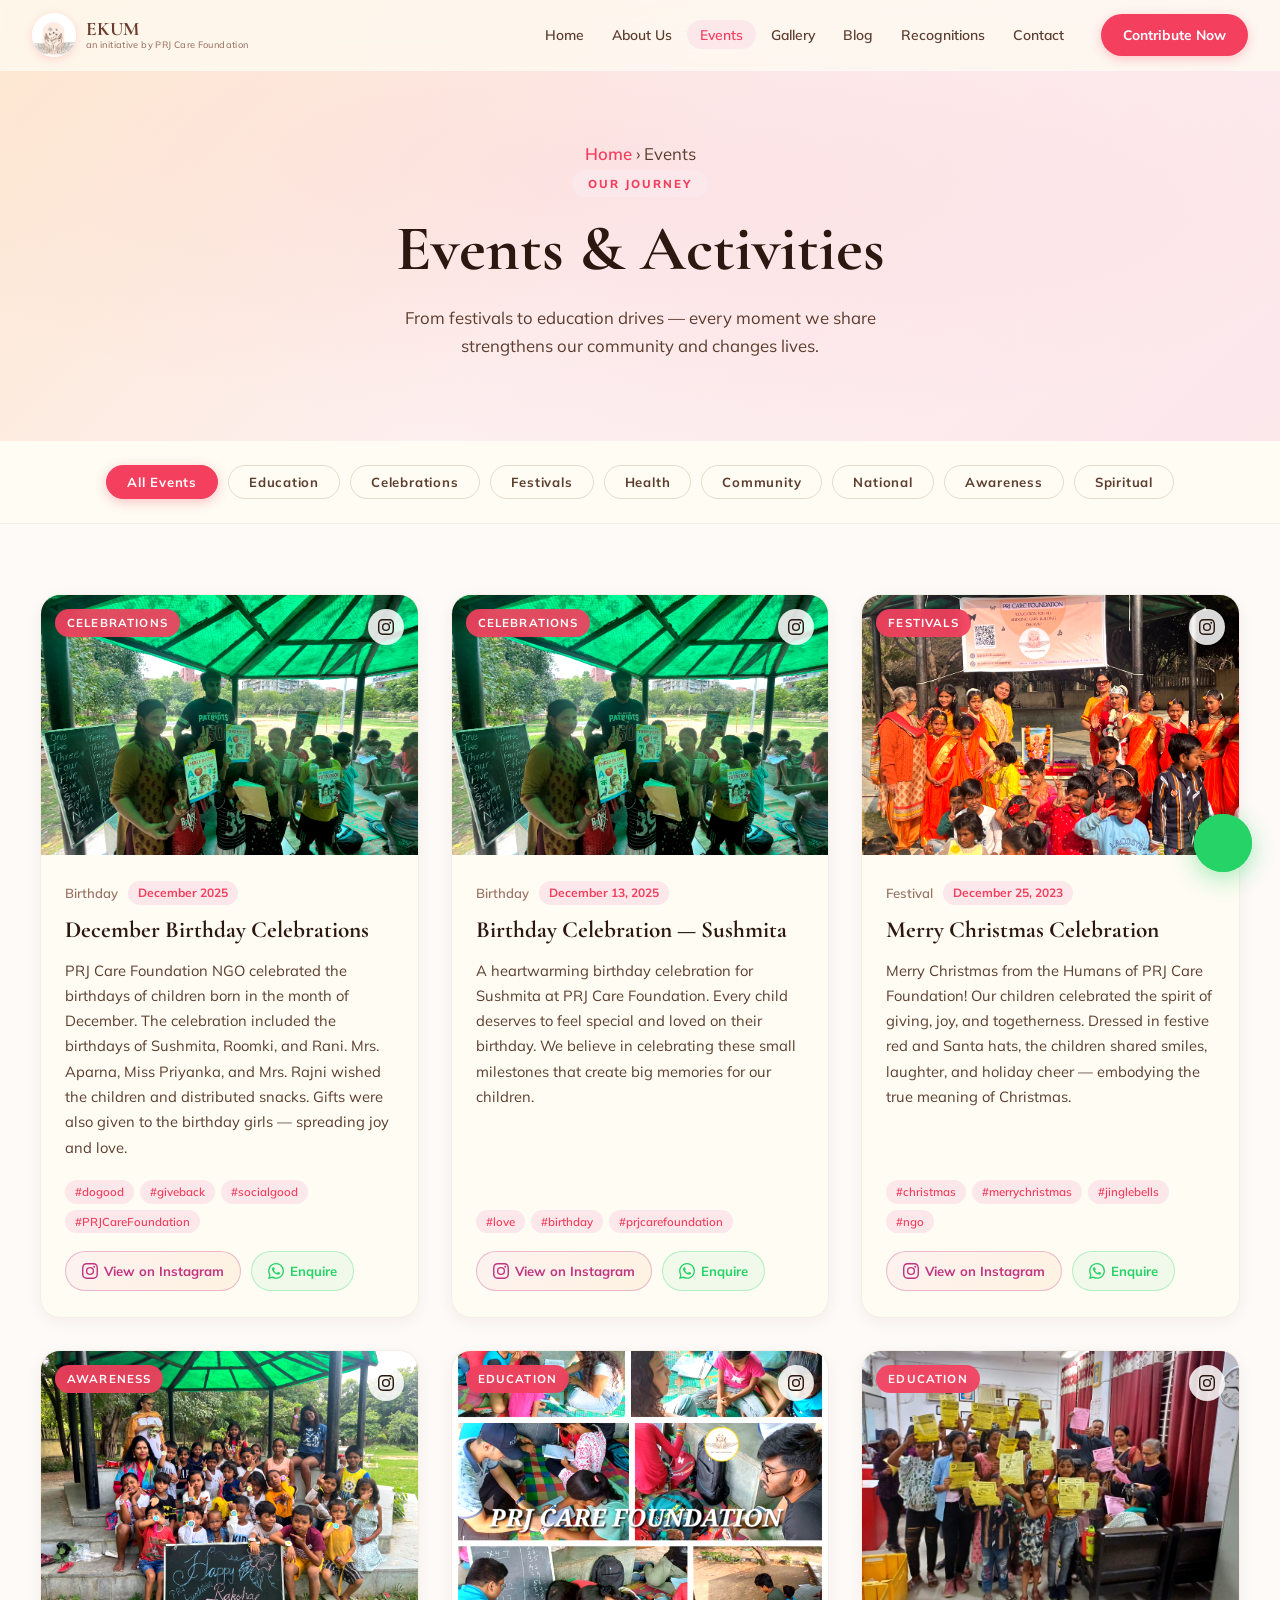
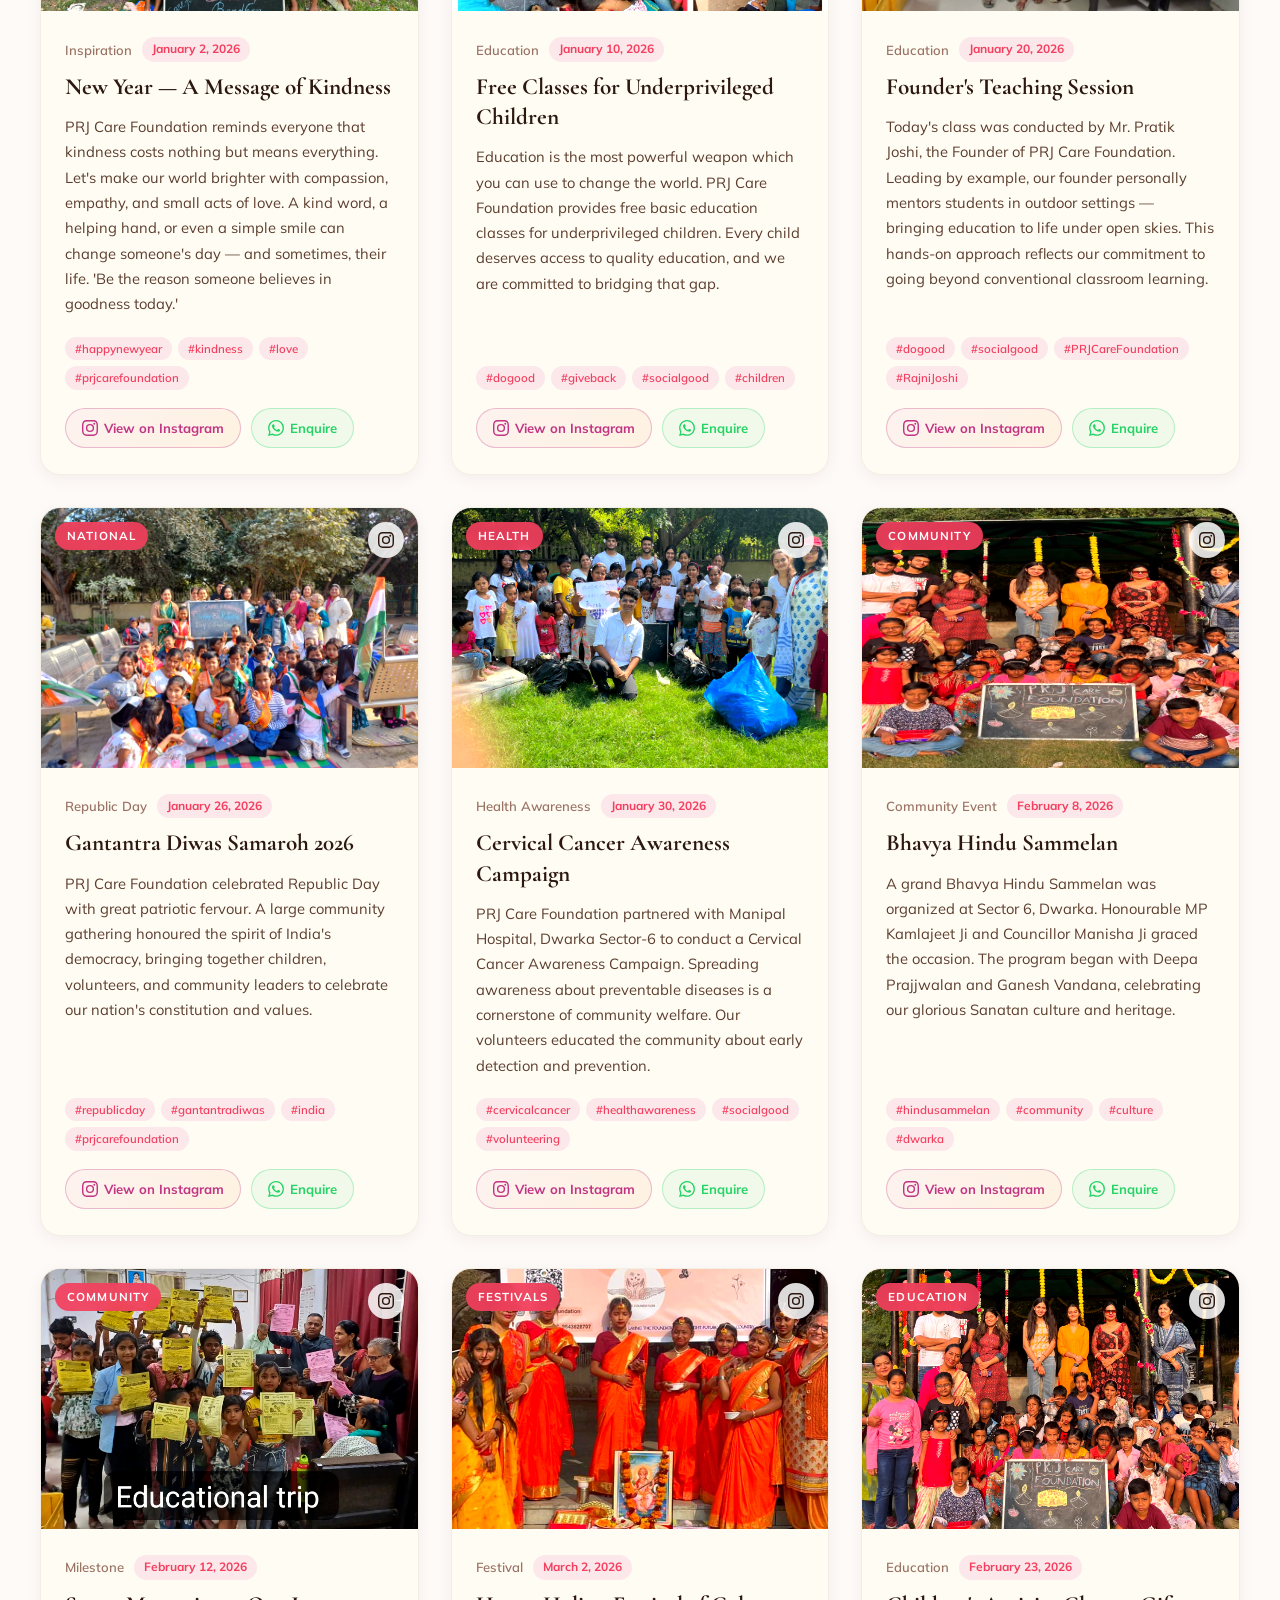
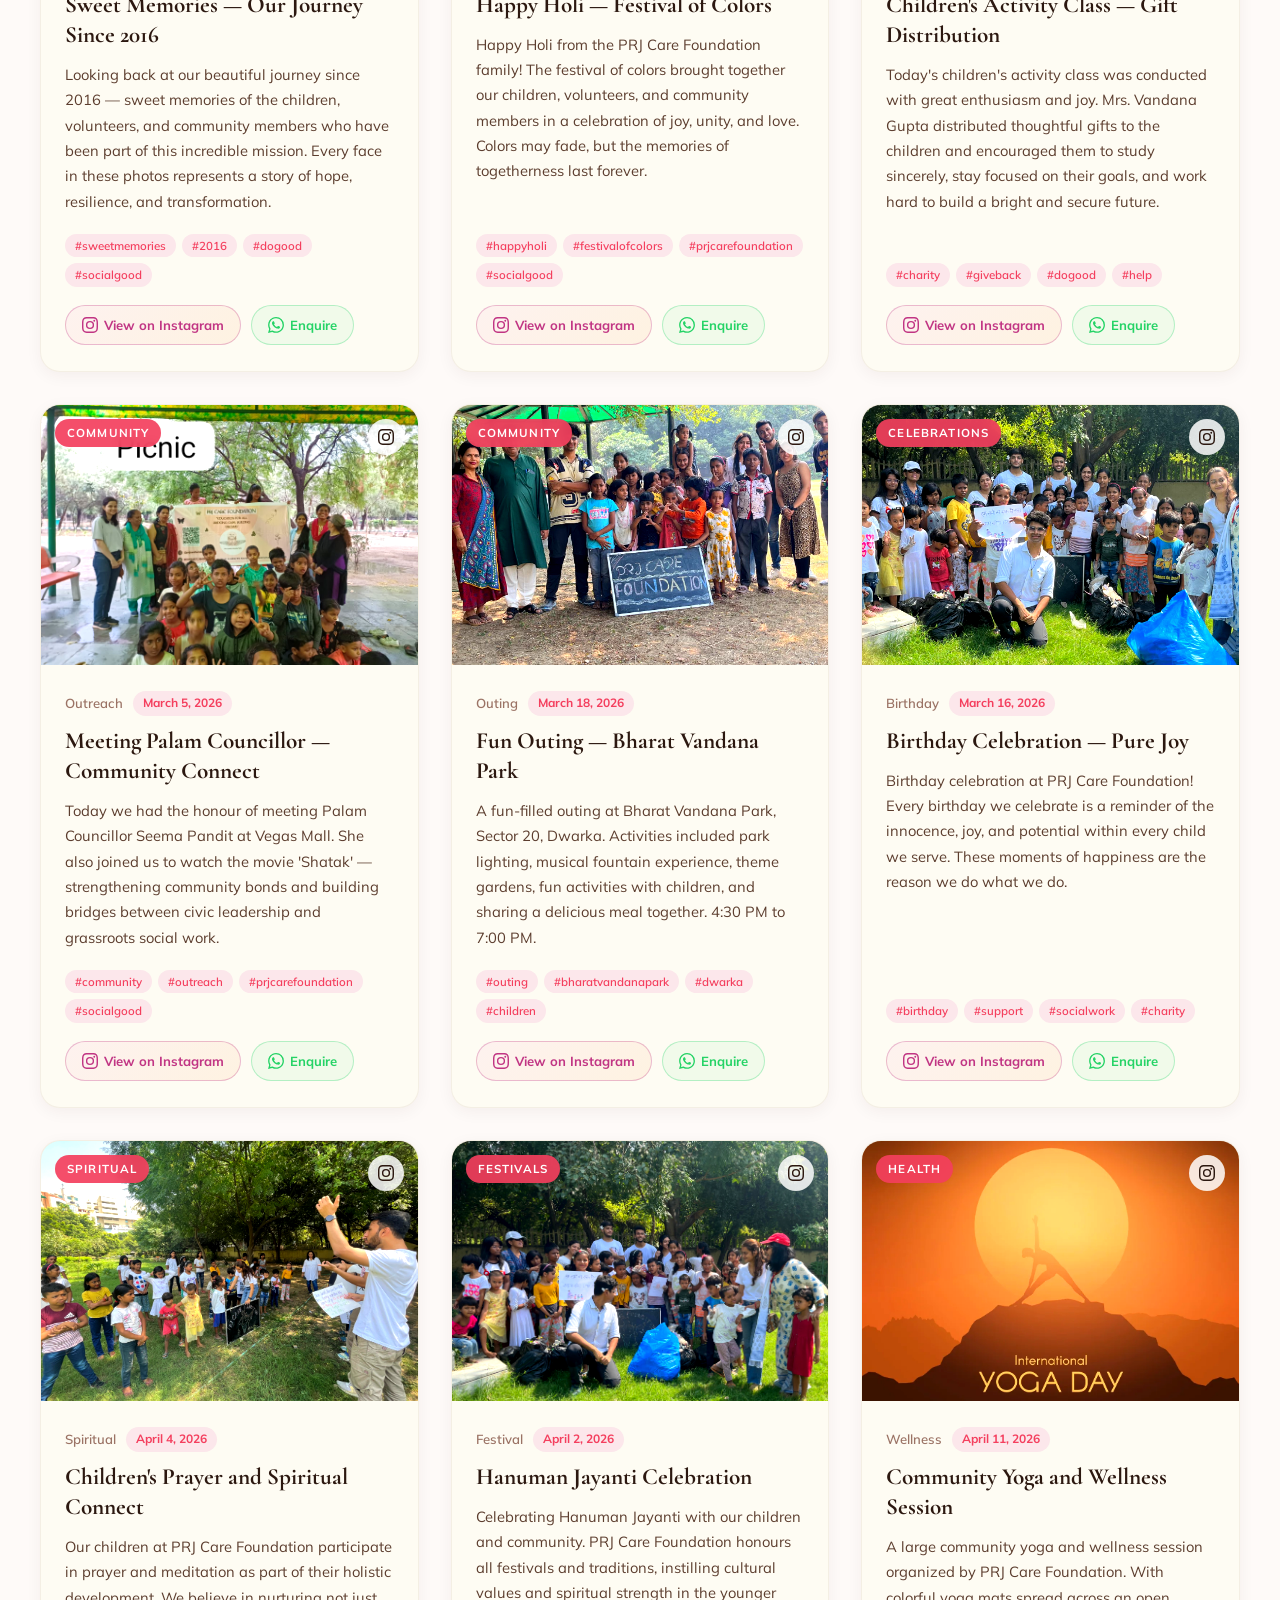
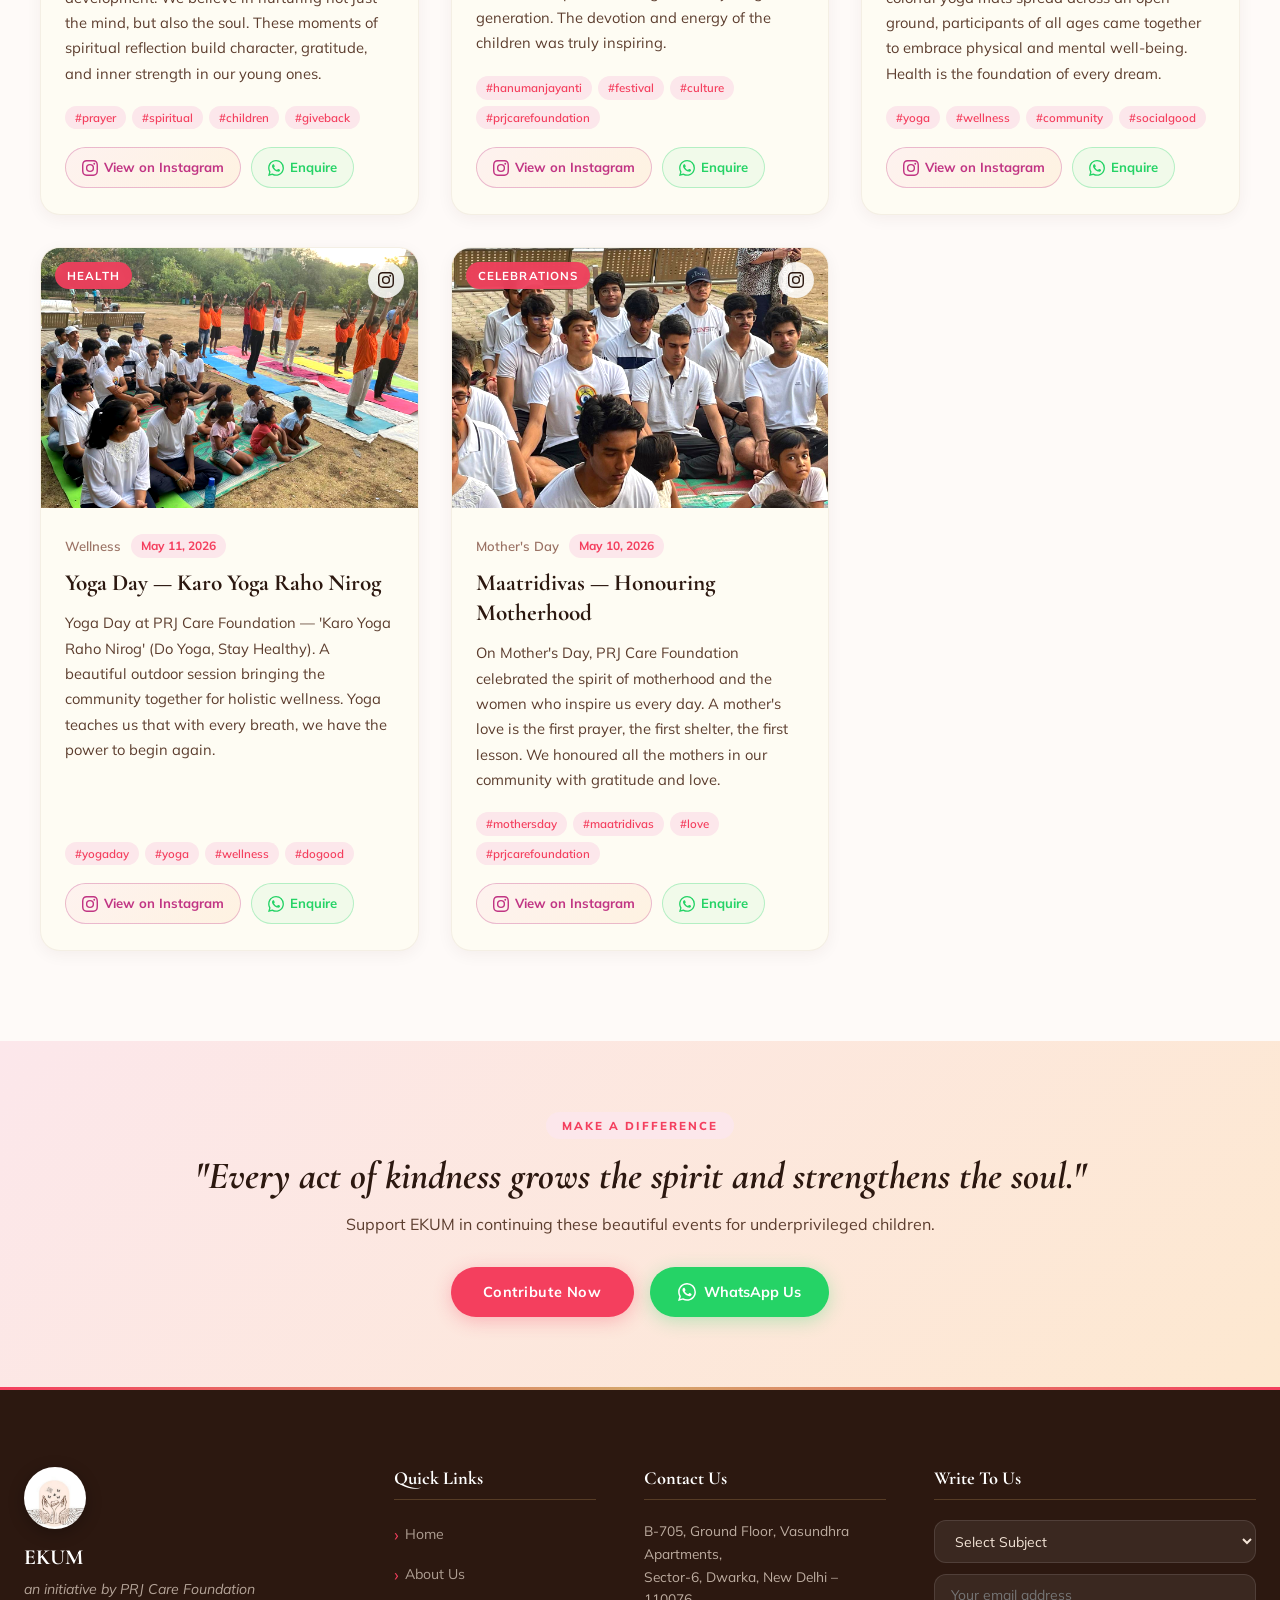
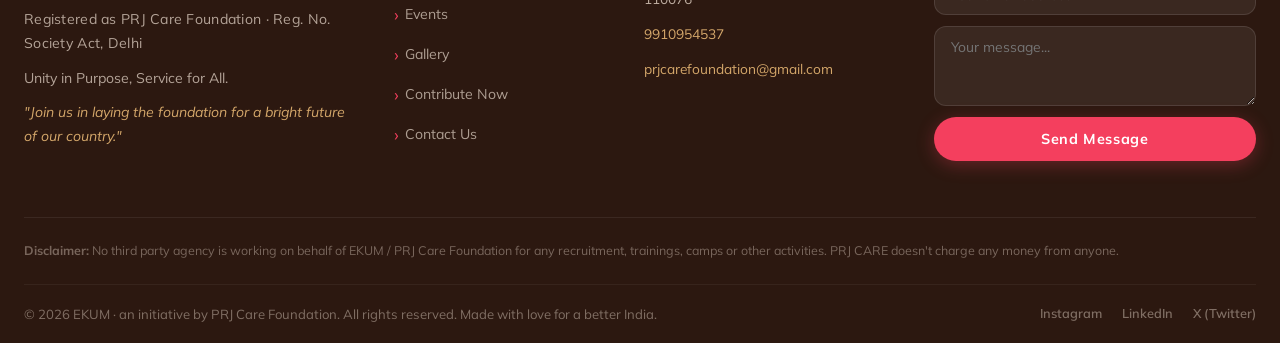
<file: events.html>
<!DOCTYPE html>
<html lang="en">
<head>
  <meta charset="UTF-8" />
  <meta name="viewport" content="width=device-width, initial-scale=1.0" />
  <title>Events |EKUM</title>
  <link rel="icon" href="images/logo/ngoLogo.jpg" type="image/jpeg" />
  <link rel="preconnect" href="https://fonts.googleapis.com" />
  <link rel="preconnect" href="https://fonts.gstatic.com" crossorigin />
  <link href="https://fonts.googleapis.com/css2?family=Cormorant+Garamond:ital,wght@0,300;0,400;0,600;0,700;1,400;1,600&family=Mulish:wght@300;400;500;600;700&family=Playfair+Display:ital,wght@0,400;0,700;1,400&display=swap" rel="stylesheet" />
  <link href="https://unpkg.com/aos@2.3.1/dist/aos.css" rel="stylesheet" />
  <link rel="stylesheet" href="css/main.css" />
  <link rel="stylesheet" href="css/photo-enhance.css" />
  <style>
    /* ── PAGE HERO ── */
    .page-hero {
      padding: 140px 24px 80px;
      background: linear-gradient(135deg, #fde8d0 0%, #fdefef 50%, #fce7eb 100%);
      text-align: center;
      position: relative;
      overflow: hidden;
    }
    .page-hero::before {
      content: '';
      position: absolute; inset: 0;
      background: radial-gradient(ellipse 60% 60% at 50% 40%, rgba(244,63,94,.07), transparent);
    }
    .page-hero-content { position: relative; z-index: 2; }
    .page-hero h1 {
      font-size: clamp(2.6rem, 6vw, 4rem);
      font-weight: 700;
      color: var(--text-dark);
      margin-bottom: 16px;
    }
    .page-hero p { font-size: 1.05rem; color: var(--text-mid); max-width: 560px; margin: 0 auto; }
    .page-breadcrumb {
      font-size: 0.82rem;
      color: var(--text-light);
      margin-bottom: 16px;
    }
    .page-breadcrumb a { color: var(--rose); font-weight: 600; }

    /* ── FILTER BAR ── */
    .filter-section {
      background: var(--cream);
      border-bottom: 1px solid rgba(205,187,167,.2);
      padding: 24px;
      position: sticky;
      top: 70px;
      z-index: 100;
    }
    .filter-bar {
      max-width: 1100px;
      margin: 0 auto;
      display: flex;
      gap: 10px;
      flex-wrap: wrap;
      align-items: center;
      justify-content: center;
    }
    .filter-btn {
      padding: 8px 20px;
      border-radius: var(--radius-pill);
      font-size: 0.82rem;
      font-weight: 700;
      letter-spacing: 0.06em;
      cursor: pointer;
      transition: all var(--transition);
      border: 1.5px solid rgba(205,187,167,.5);
      background: transparent;
      color: var(--text-mid);
    }
    .filter-btn:hover, .filter-btn.active {
      background: var(--rose);
      border-color: var(--rose);
      color: #fff;
      box-shadow: 0 3px 12px rgba(244,63,94,.3);
    }

    /* ── EVENTS MAIN GRID ── */
    .events-main {
      padding: 70px 24px 90px;
      background: var(--bg);
    }
    .events-main-grid {
      max-width: 1200px;
      margin: 0 auto;
      display: grid;
      grid-template-columns: repeat(auto-fill, minmax(340px, 1fr));
      gap: 32px;
    }
    .event-full-card {
      background: var(--cream);
      border-radius: var(--radius);
      overflow: hidden;
      box-shadow: var(--shadow-sm);
      border: 1px solid rgba(205,187,167,.2);
      transition: transform var(--transition), box-shadow var(--transition);
      display: flex;
      flex-direction: column;
    }
    .event-full-card:hover { transform: translateY(-8px); box-shadow: var(--shadow-md); }

    .event-img-wrap {
      position: relative;
      height: 260px;
      background: var(--peach-mid);
      overflow: hidden;
    }
    .event-img-wrap img {
      width: 100%; height: 100%;
      object-fit: cover;
      transition: transform 0.5s ease;
    }
    .event-full-card:hover .event-img-wrap img { transform: scale(1.06); }
    .event-img-placeholder {
      width: 100%; height: 100%;
      display: flex; align-items: center; justify-content: center;
      font-size: 4rem;
      background: linear-gradient(135deg, var(--peach-light), var(--peach-mid));
    }
    .event-cat-badge {
      position: absolute;
      top: 14px; left: 14px;
      background: rgba(244,63,94,.92);
      color: #fff;
      font-size: 0.72rem;
      font-weight: 700;
      letter-spacing: 0.1em;
      text-transform: uppercase;
      padding: 4px 12px;
      border-radius: var(--radius-pill);
      backdrop-filter: blur(6px);
    }
    .event-share-btn {
      position: absolute;
      top: 14px; right: 14px;
      background: rgba(255,255,255,.85);
      border-radius: 50%;
      width: 36px; height: 36px;
      display: flex; align-items: center; justify-content: center;
      font-size: 1rem;
      cursor: pointer;
      transition: background var(--transition);
      border: none;
      text-decoration: none;
    }
    .event-share-btn:hover { background: #fff; }

    .event-body {
      padding: 26px 24px;
      flex: 1;
      display: flex;
      flex-direction: column;
    }
    .event-tag-row {
      display: flex;
      align-items: center;
      gap: 10px;
      margin-bottom: 10px;
    }
    .event-tag { font-size: 0.82rem; color: var(--text-light); font-weight: 600; }
    .event-date-badge {
      font-size: 0.75rem;
      color: var(--rose);
      font-weight: 700;
      background: var(--rose-light);
      padding: 2px 10px;
      border-radius: var(--radius-pill);
    }
    .event-full-title {
      font-family: 'Cormorant Garamond', serif;
      font-size: 1.45rem;
      font-weight: 700;
      color: var(--text-dark);
      margin-bottom: 12px;
      line-height: 1.3;
    }
    .event-full-desc {
      font-size: 0.92rem;
      color: var(--text-mid);
      line-height: 1.72;
      flex: 1;
      margin-bottom: 20px;
    }
    .event-hashtags {
      display: flex;
      flex-wrap: wrap;
      gap: 6px;
      margin-bottom: 18px;
    }
    .hashtag {
      font-size: 0.72rem;
      color: var(--rose);
      background: var(--rose-light);
      padding: 2px 10px;
      border-radius: var(--radius-pill);
      font-weight: 600;
    }
    .event-actions {
      display: flex;
      gap: 10px;
      margin-top: auto;
    }
    .event-ig-link {
      display: inline-flex;
      align-items: center;
      gap: 6px;
      font-size: 0.82rem;
      font-weight: 700;
      color: #c13584;
      text-decoration: none;
      padding: 8px 16px;
      border-radius: var(--radius-pill);
      border: 1.5px solid rgba(193,53,132,.3);
      background: linear-gradient(135deg, rgba(252,231,235,.5), rgba(253,232,208,.5));
      transition: all var(--transition);
    }
    .event-ig-link:hover { background: linear-gradient(135deg, #fce7eb, #fde8d0); border-color: #c13584; }
    .event-wa-share {
      display: inline-flex;
      align-items: center;
      gap: 6px;
      font-size: 0.82rem;
      font-weight: 700;
      color: var(--whatsapp);
      text-decoration: none;
      padding: 8px 16px;
      border-radius: var(--radius-pill);
      border: 1.5px solid rgba(37,211,102,.3);
      background: rgba(37,211,102,.06);
      transition: all var(--transition);
    }
    .event-wa-share:hover { background: rgba(37,211,102,.12); border-color: var(--whatsapp); }

    /* ── NO RESULTS ── */
    .no-events {
      grid-column: 1 / -1;
      text-align: center;
      padding: 60px 24px;
      color: var(--text-light);
      font-size: 1.1rem;
    }
    .no-events span { font-size: 3rem; display: block; margin-bottom: 12px; }

    /* ── EVENTS CTA STRIP ── */
    .events-cta-strip {
      background: linear-gradient(135deg, #fce7eb, #fde8d0);
      padding: 70px 24px;
      text-align: center;
    }
    .events-cta-strip h2 {
      font-size: clamp(1.6rem, 4vw, 2.4rem);
      color: var(--text-dark);
      margin-bottom: 12px;
      font-style: italic;
    }
    .events-cta-strip p { color: var(--text-mid); margin-bottom: 28px; }

    @media(max-width: 768px) {
      .events-main-grid { grid-template-columns: 1fr; }
      .filter-section { top: 70px; }
    }
  </style>
</head>
<body>

<!-- NAV -->
<nav class="navbar" id="navbar">
  <div class="nav-container">
    <a href="index.html" class="nav-logo">
      <img src="images/logo/ngoLogo.jpg" alt="EKUM Foundation Logo" />
      <span class="nav-logo-text">EKUM<small class="nav-initiative">an initiative by PRJ Care Foundation</small></span>
    </a>
    <ul class="nav-links" id="navLinks">
      <li><a href="index.html">Home</a></li>
      <li><a href="about.html">About Us</a></li>
      <li><a href="events.html" class="active">Events</a></li>
      <li><a href="gallery.html">Gallery</a></li>
      <li><a href="blog.html">Blog</a></li>
      <li><a href="recognitions.html">Recognitions</a></li>
      <li><a href="contact.html">Contact</a></li>
    </ul>
    <a href="contribute.html" class="nav-cta">Contribute Now</a>
    <button class="hamburger" id="hamburger"><span></span><span></span><span></span></button>
  </div>
</nav>

<!-- PAGE HERO -->
<section class="page-hero">
  <div class="page-hero-content" data-aos="fade-up">
    <p class="page-breadcrumb"><a href="index.html">Home</a> › Events</p>
    <span class="section-tag">Our Journey</span>
    <h1>Events & Activities</h1>
    <p>From festivals to education drives — every moment we share strengthens our community and changes lives.</p>
  </div>
</section>

<!-- FILTER BAR -->
<div class="filter-section">
  <div class="filter-bar" id="filterBar">
    <button class="filter-btn active" data-filter="all">All Events</button>
    <button class="filter-btn" data-filter="education">Education</button>
    <button class="filter-btn" data-filter="celebrations">Celebrations</button>
    <button class="filter-btn" data-filter="festivals">Festivals</button>
    <button class="filter-btn" data-filter="health">Health</button>
    <button class="filter-btn" data-filter="community">Community</button>
    <button class="filter-btn" data-filter="national">National</button>
    <button class="filter-btn" data-filter="awareness">Awareness</button>
    <button class="filter-btn" data-filter="spiritual">Spiritual</button>
  </div>
</div>

<!-- EVENTS GRID -->
<section class="events-main">
  <div class="events-main-grid" id="eventsMainGrid">
    <!-- Populated by JS -->
  </div>
</section>

<!-- CTA STRIP -->
<section class="events-cta-strip" data-aos="fade-up">
  <span class="section-tag">Make a Difference</span>
  <h2>"Every act of kindness grows the spirit and strengthens the soul."</h2>
  <p>Support EKUM in continuing these beautiful events for underprivileged children.</p>
  <div style="display:flex;gap:16px;justify-content:center;flex-wrap:wrap;">
    <a href="contribute.html" class="btn-primary">Contribute Now</a>
    <a href="https://wa.me/919910954537?text=Hello%20PRJ%20Care%20Foundation!%20I%20would%20like%20to%20support%20your%20events." target="_blank" class="btn-whatsapp">
      <svg viewBox="0 0 24 24" fill="currentColor" width="18" height="18"><path d="M17.472 14.382c-.297-.149-1.758-.867-2.03-.967-.273-.099-.471-.148-.67.15-.197.297-.767.966-.94 1.164-.173.199-.347.223-.644.075-.297-.15-1.255-.463-2.39-1.475-.883-.788-1.48-1.761-1.653-2.059-.173-.297-.018-.458.13-.606.134-.133.298-.347.446-.52.149-.174.198-.298.298-.497.099-.198.05-.371-.025-.52-.075-.149-.669-1.612-.916-2.207-.242-.579-.487-.5-.669-.51-.173-.008-.371-.01-.57-.01-.198 0-.52.074-.792.372-.272.297-1.04 1.016-1.04 2.479 0 1.462 1.065 2.875 1.213 3.074.149.198 2.096 3.2 5.077 4.487.709.306 1.262.489 1.694.625.712.227 1.36.195 1.871.118.571-.085 1.758-.719 2.006-1.413.248-.694.248-1.289.173-1.413-.074-.124-.272-.198-.57-.347m-5.421 7.403h-.004a9.87 9.87 0 01-5.031-1.378l-.361-.214-3.741.982.998-3.648-.235-.374a9.86 9.86 0 01-1.51-5.26c.001-5.45 4.436-9.884 9.888-9.884 2.64 0 5.122 1.03 6.988 2.898a9.825 9.825 0 012.893 6.994c-.003 5.45-4.437 9.884-9.885 9.884m8.413-18.297A11.815 11.815 0 0012.05 0C5.495 0 .16 5.335.157 11.892c0 2.096.547 4.142 1.588 5.945L.057 24l6.305-1.654a11.882 11.882 0 005.683 1.448h.005c6.554 0 11.89-5.335 11.893-11.893a11.821 11.821 0 00-3.48-8.413z"/></svg>
      WhatsApp Us
    </a>
  </div>
</section>

<!-- FOOTER -->
<footer class="footer">
  <div class="footer-container">
    <div class="footer-brand">
      <img src="images/logo/ngoLogo.jpg" alt="EKUM Foundation" class="footer-logo" />
      <h3>EKUM</h3>
      <p class="footer-parent-brand">an initiative by PRJ Care Foundation</p>
      <p class="footer-reg-note">Registered as PRJ Care Foundation · Reg. No. Society Act, Delhi</p>
      <p>Unity in Purpose, Service for All.</p>
      <p class="footer-tagline"><em>"Join us in laying the foundation for a bright future of our country."</em></p>
    </div>
    <div class="footer-links">
      <h4>Quick Links</h4>
      <ul>
        <li><a href="index.html">Home</a></li>
        <li><a href="about.html">About Us</a></li>
        <li><a href="events.html">Events</a></li>
        <li><a href="gallery.html">Gallery</a></li>
        <li><a href="contribute.html">Contribute Now</a></li>
        <li><a href="contact.html">Contact Us</a></li>
      </ul>
    </div>
    <div class="footer-contact">
      <h4>Contact Us</h4>
      <p>B-705, Ground Floor, Vasundhra Apartments,<br/>Sector-6, Dwarka, New Delhi – 110076</p>
      <p><a href="tel:9910954537">9910954537</a></p>
      <p><a href="mailto:prjcarefoundation@gmail.com">prjcarefoundation@gmail.com</a></p>
    </div>
    <div class="footer-newsletter">
      <h4>Write To Us</h4>
      <form class="footer-form" id="footerForm">
        <select class="footer-input"><option value="" disabled selected>Select Subject</option><option>Volunteer</option><option>Donate</option><option>Others</option></select>
        <input type="email" placeholder="Your email address" class="footer-input" required />
        <textarea placeholder="Your message..." class="footer-input footer-textarea" rows="3"></textarea>
        <button type="submit" class="btn-primary">Send Message</button>
      </form>
    </div>
  </div>
  <div class="footer-disclaimer">
    <p><strong>Disclaimer:</strong> No third party agency is working on behalf of EKUM / PRJ Care Foundation for any recruitment, trainings, camps or other activities. PRJ CARE doesn't charge any money from anyone.</p>
  </div>
  <div class="footer-bottom">
    <p>© 2026 EKUM · an initiative by PRJ Care Foundation. All rights reserved. Made with love for a better India.</p>
    <div class="footer-social-mini">
      <a href="https://www.instagram.com/prjcarefoundation/" target="_blank">Instagram</a>
      <a href="https://www.linkedin.com/company/prj-care-foundation/" target="_blank">LinkedIn</a>
      <a href="https://x.com/Prjcare14" target="_blank">X (Twitter)</a>
    </div>
  </div>
</footer>

<!-- WHATSAPP FAB -->
<a href="https://wa.me/919910954537?text=Hello%20PRJ%20Care%20Foundation!%20I%20would%20like%20to%20know%20more." target="_blank" class="whatsapp-fab" aria-label="Chat on WhatsApp">
  <div class="whatsapp-pulse"></div>
  <svg viewBox="0 0 24 24" fill="white" width="30" height="30"><path d="M17.472 14.382c-.297-.149-1.758-.867-2.03-.967-.273-.099-.471-.148-.67.15-.197.297-.767.966-.94 1.164-.173.199-.347.223-.644.075-.297-.15-1.255-.463-2.39-1.475-.883-.788-1.48-1.761-1.653-2.059-.173-.297-.018-.458.13-.606.134-.133.298-.347.446-.52.149-.174.198-.298.298-.497.099-.198.05-.371-.025-.52-.075-.149-.669-1.612-.916-2.207-.242-.579-.487-.5-.669-.51-.173-.008-.371-.01-.57-.01-.198 0-.52.074-.792.372-.272.297-1.04 1.016-1.04 2.479 0 1.462 1.065 2.875 1.213 3.074.149.198 2.096 3.2 5.077 4.487.709.306 1.262.489 1.694.625.712.227 1.36.195 1.871.118.571-.085 1.758-.719 2.006-1.413.248-.694.248-1.289.173-1.413-.074-.124-.272-.198-.57-.347m-5.421 7.403h-.004a9.87 9.87 0 01-5.031-1.378l-.361-.214-3.741.982.998-3.648-.235-.374a9.86 9.86 0 01-1.51-5.26c.001-5.45 4.436-9.884 9.888-9.884 2.64 0 5.122 1.03 6.988 2.898a9.825 9.825 0 012.893 6.994c-.003 5.45-4.437 9.884-9.885 9.884m8.413-18.297A11.815 11.815 0 0012.05 0C5.495 0 .16 5.335.157 11.892c0 2.096.547 4.142 1.588 5.945L.057 24l6.305-1.654a11.882 11.882 0 005.683 1.448h.005c6.554 0 11.89-5.335 11.893-11.893a11.821 11.821 0 00-3.48-8.413z"/></svg>
  <span class="whatsapp-tooltip">Chat with us!</span>
</a>

<script src="https://unpkg.com/aos@2.3.1/dist/aos.js"></script>
<script>
AOS.init({ duration: 650, once: true, offset: 50 });

// NAV
const navbar = document.getElementById('navbar');
window.addEventListener('scroll', () => navbar.classList.toggle('scrolled', window.scrollY > 30), { passive: true });
const hamburger = document.getElementById('hamburger');
const navLinks  = document.getElementById('navLinks');
hamburger.addEventListener('click', () => { hamburger.classList.toggle('active'); navLinks.classList.toggle('open'); });

// LOAD & RENDER EVENTS
let allEvents = [];

async function loadEvents() {
  const grid = document.getElementById('eventsMainGrid');
  try {
    const res  = await fetch('data/events.json');
    const data = await res.json();
    allEvents  = data.events;
    renderEvents(allEvents);
  } catch (err) {
    grid.innerHTML = `<div class="no-events"><p>Events coming soon. Stay tuned!</p></div>`;
  }
}

function renderEvents(events) {
  const grid = document.getElementById('eventsMainGrid');
  if (!events.length) {
    grid.innerHTML = `<div class="no-events"><p>No events in this category yet.</p></div>`;
    return;
  }
  grid.innerHTML = events.map((ev, i) => {
    const tags  = (ev.hashtags || []).slice(0, 4).map(h => `<span class="hashtag">${h}</span>`).join('');
    const waMsg = encodeURIComponent(`Hello EKUM! I saw your event "${ev.title}" and would like to know more.`);
    const imgHtml = ev.image
      ? `<img src="${ev.image}" alt="${ev.title}" loading="lazy" onerror="this.style.display='none'" />`
      : `<div style="width:100%;height:100%;background:linear-gradient(135deg,var(--peach-light),var(--peach-mid));"></div>`;

    return `
      <div class="event-full-card" data-category="${ev.category}" data-aos="fade-up" data-aos-delay="${(i % 3) * 100}">
        <div class="event-img-wrap">
          ${imgHtml}
          <span class="event-cat-badge">${ev.category.toUpperCase()}</span>
          <a href="${ev.instagramUrl}" target="_blank" class="event-share-btn" title="View on Instagram">
            <svg viewBox="0 0 24 24" fill="currentColor" width="16" height="16"><path d="M12 2.163c3.204 0 3.584.012 4.85.07 3.252.148 4.771 1.691 4.919 4.919.058 1.265.069 1.645.069 4.849 0 3.205-.012 3.584-.069 4.849-.149 3.225-1.664 4.771-4.919 4.919-1.266.058-1.644.07-4.85.07-3.204 0-3.584-.012-4.849-.07-3.26-.149-4.771-1.699-4.919-4.92-.058-1.265-.07-1.644-.07-4.849 0-3.204.013-3.583.07-4.849.149-3.227 1.664-4.771 4.919-4.919 1.266-.057 1.645-.069 4.849-.069zM12 0C8.741 0 8.333.014 7.053.072 2.695.272.273 2.69.073 7.052.014 8.333 0 8.741 0 12c0 3.259.014 3.668.072 4.948.2 4.358 2.618 6.78 6.98 6.98C8.333 23.986 8.741 24 12 24c3.259 0 3.668-.014 4.948-.072 4.354-.2 6.782-2.618 6.979-6.98.059-1.28.073-1.689.073-4.948 0-3.259-.014-3.667-.072-4.947-.196-4.354-2.617-6.78-6.979-6.98C15.668.014 15.259 0 12 0zm0 5.838a6.162 6.162 0 100 12.324 6.162 6.162 0 000-12.324zM12 16a4 4 0 110-8 4 4 0 010 8zm6.406-11.845a1.44 1.44 0 100 2.881 1.44 1.44 0 000-2.881z"/></svg>
          </a>
        </div>
        <div class="event-body">
          <div class="event-tag-row">
            <span class="event-tag">${ev.tag || ev.category}</span>
            <span class="event-date-badge">${ev.date}</span>
          </div>
          <h3 class="event-full-title">${ev.title}</h3>
          <p class="event-full-desc">${ev.description}</p>
          ${tags ? `<div class="event-hashtags">${tags}</div>` : ''}
          <div class="event-actions">
            <a href="${ev.instagramUrl}" target="_blank" class="event-ig-link">
              <svg viewBox="0 0 24 24" fill="currentColor" width="16" height="16"><path d="M12 2.163c3.204 0 3.584.012 4.85.07 3.252.148 4.771 1.691 4.919 4.919.058 1.265.069 1.645.069 4.849 0 3.205-.012 3.584-.069 4.849-.149 3.225-1.664 4.771-4.919 4.919-1.266.058-1.644.07-4.85.07-3.204 0-3.584-.012-4.849-.07-3.26-.149-4.771-1.699-4.919-4.92-.058-1.265-.07-1.644-.07-4.849 0-3.204.013-3.583.07-4.849.149-3.227 1.664-4.771 4.919-4.919 1.266-.057 1.645-.069 4.849-.069zM12 0C8.741 0 8.333.014 7.053.072 2.695.272.273 2.69.073 7.052.014 8.333 0 8.741 0 12c0 3.259.014 3.668.072 4.948.2 4.358 2.618 6.78 6.98 6.98C8.333 23.986 8.741 24 12 24c3.259 0 3.668-.014 4.948-.072 4.354-.2 6.782-2.618 6.979-6.98.059-1.28.073-1.689.073-4.948 0-3.259-.014-3.667-.072-4.947-.196-4.354-2.617-6.78-6.979-6.98C15.668.014 15.259 0 12 0zm0 5.838a6.162 6.162 0 100 12.324 6.162 6.162 0 000-12.324zM12 16a4 4 0 110-8 4 4 0 010 8zm6.406-11.845a1.44 1.44 0 100 2.881 1.44 1.44 0 000-2.881z"/></svg>
              View on Instagram
            </a>
            <a href="https://wa.me/919910954537?text=${waMsg}" target="_blank" class="event-wa-share">
              <svg viewBox="0 0 24 24" fill="currentColor" width="16" height="16"><path d="M17.472 14.382c-.297-.149-1.758-.867-2.03-.967-.273-.099-.471-.148-.67.15-.197.297-.767.966-.94 1.164-.173.199-.347.223-.644.075-.297-.15-1.255-.463-2.39-1.475-.883-.788-1.48-1.761-1.653-2.059-.173-.297-.018-.458.13-.606.134-.133.298-.347.446-.52.149-.174.198-.298.298-.497.099-.198.05-.371-.025-.52-.075-.149-.669-1.612-.916-2.207-.242-.579-.487-.5-.669-.51-.173-.008-.371-.01-.57-.01-.198 0-.52.074-.792.372-.272.297-1.04 1.016-1.04 2.479 0 1.462 1.065 2.875 1.213 3.074.149.198 2.096 3.2 5.077 4.487.709.306 1.262.489 1.694.625.712.227 1.36.195 1.871.118.571-.085 1.758-.719 2.006-1.413.248-.694.248-1.289.173-1.413-.074-.124-.272-.198-.57-.347m-5.421 7.403h-.004a9.87 9.87 0 01-5.031-1.378l-.361-.214-3.741.982.998-3.648-.235-.374a9.86 9.86 0 01-1.51-5.26c.001-5.45 4.436-9.884 9.888-9.884 2.64 0 5.122 1.03 6.988 2.898a9.825 9.825 0 012.893 6.994c-.003 5.45-4.437 9.884-9.885 9.884m8.413-18.297A11.815 11.815 0 0012.05 0C5.495 0 .16 5.335.157 11.892c0 2.096.547 4.142 1.588 5.945L.057 24l6.305-1.654a11.882 11.882 0 005.683 1.448h.005c6.554 0 11.89-5.335 11.893-11.893a11.821 11.821 0 00-3.48-8.413z"/></svg>
              Enquire
            </a>
          </div>
        </div>
      </div>
    `;
  }).join('');
  AOS.refresh();
}

// FILTER
document.getElementById('filterBar').addEventListener('click', e => {
  const btn = e.target.closest('.filter-btn');
  if (!btn) return;
  document.querySelectorAll('.filter-btn').forEach(b => b.classList.remove('active'));
  btn.classList.add('active');
  const filter = btn.dataset.filter;
  const filtered = filter === 'all' ? allEvents : allEvents.filter(ev => ev.category === filter);
  renderEvents(filtered);
});

loadEvents();
</script>
</body>
</html>
</file>
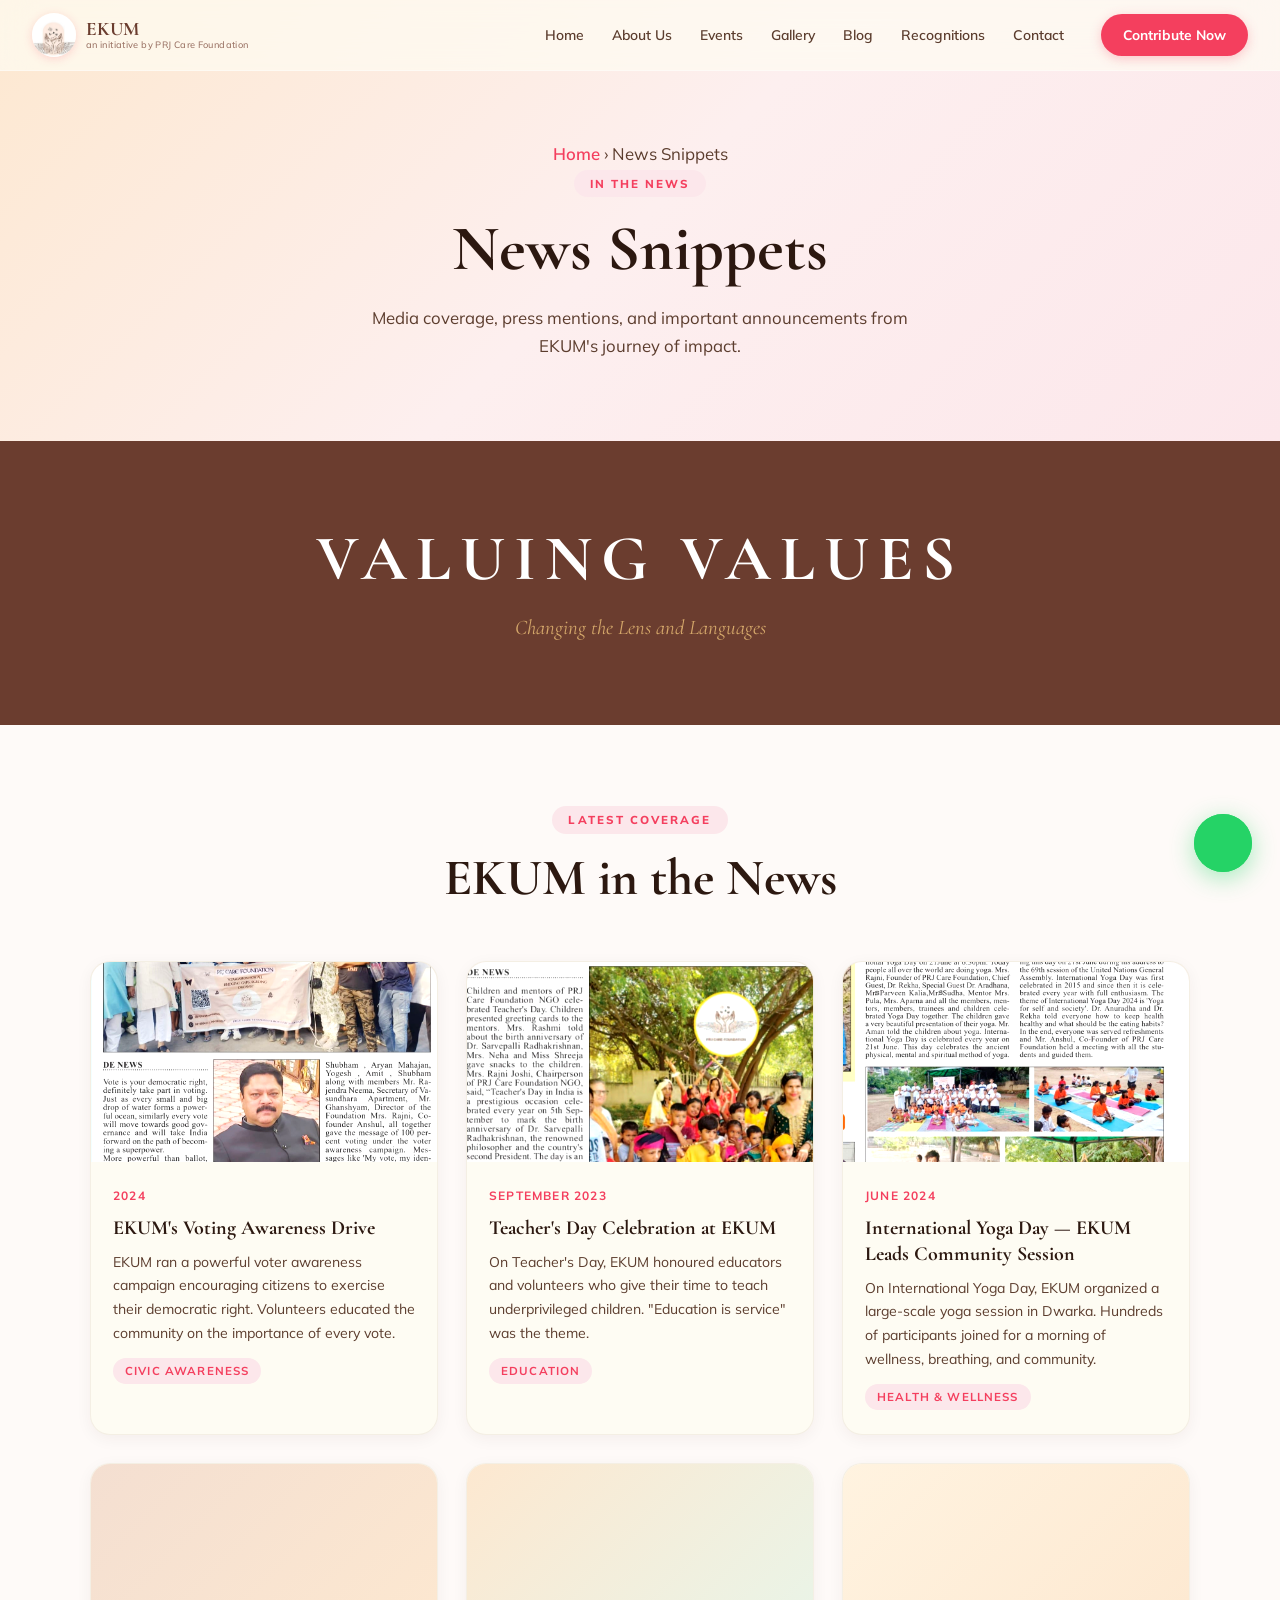
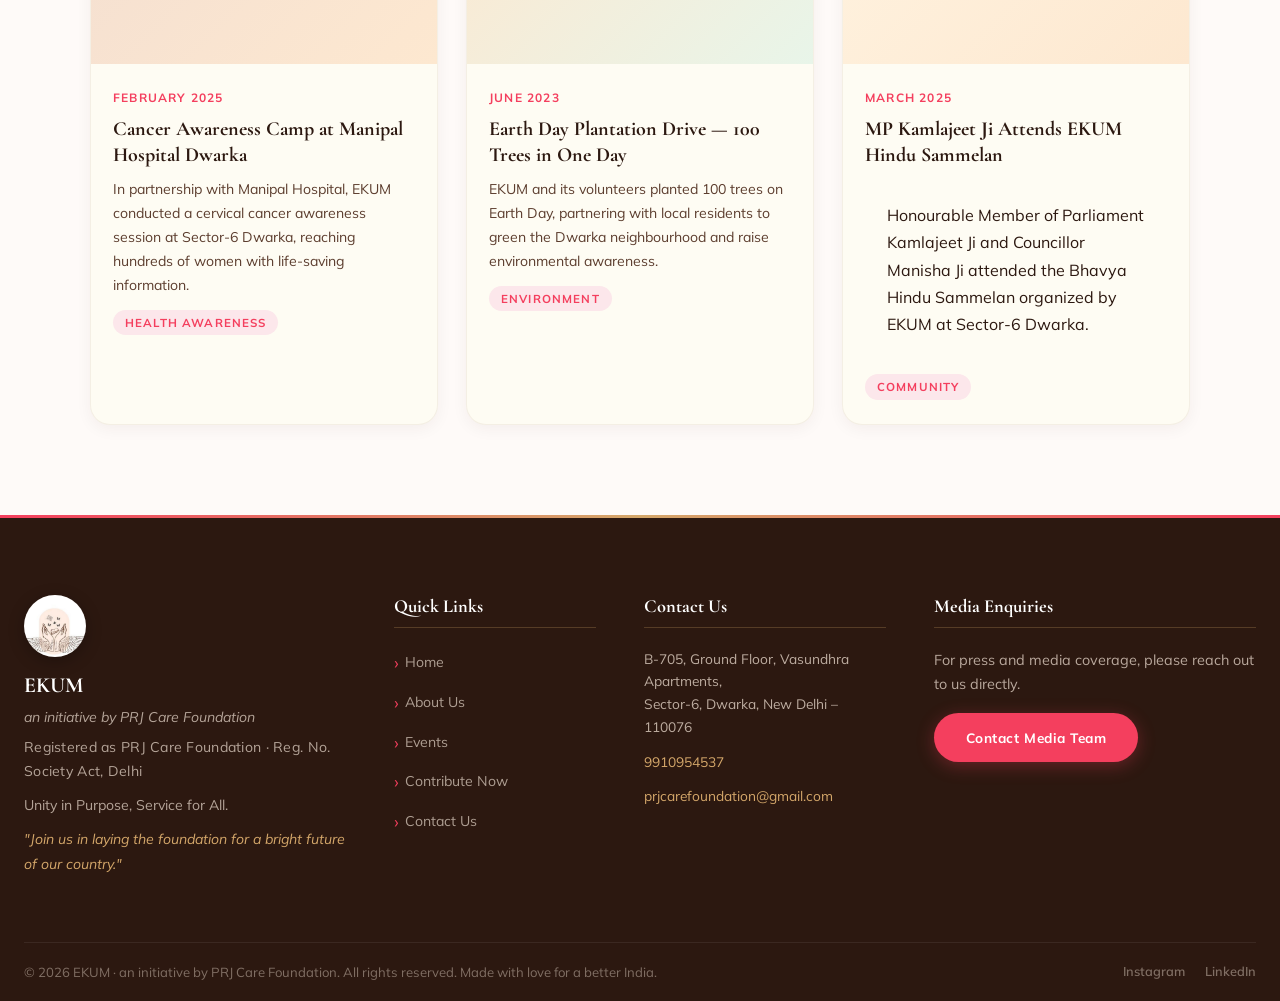
<file: news.html>
<!DOCTYPE html>
<html lang="en">
<head>
  <meta charset="UTF-8" />
  <meta name="viewport" content="width=device-width, initial-scale=1.0" />
  <title>News Snippets |EKUM</title>
  <link rel="icon" href="images/logo/ngoLogo.jpg" type="image/jpeg" />
  <link rel="preconnect" href="https://fonts.googleapis.com" />
  <link rel="preconnect" href="https://fonts.gstatic.com" crossorigin />
  <link href="https://fonts.googleapis.com/css2?family=Cormorant+Garamond:ital,wght@0,300;0,400;0,600;0,700;1,400;1,600&family=Mulish:wght@300;400;500;600;700&display=swap" rel="stylesheet" />
  <link href="https://unpkg.com/aos@2.3.1/dist/aos.css" rel="stylesheet" />
  <link rel="stylesheet" href="css/main.css" />
  <link rel="stylesheet" href="css/photo-enhance.css" />
  <style>
    .page-hero {
      padding:140px 24px 80px;
      background:linear-gradient(135deg,#fde8d0 0%,#fdefef 50%,#fce7eb 100%);
      text-align:center; position:relative; overflow:hidden;
    }
    .page-hero h1{font-size:clamp(2.6rem,6vw,4rem);font-weight:700;color:var(--text-dark);margin-bottom:16px;}
    .page-hero p{font-size:1.05rem;color:var(--text-mid);max-width:560px;margin:0 auto;}
    .page-breadcrumb{font-size:.82rem;color:var(--text-light);margin-bottom:16px;}
    .page-breadcrumb a{color:var(--rose);font-weight:600;}

    .valuing-section {
      padding:80px 24px; background:var(--deep-brown); text-align:center; position:relative; overflow:hidden;
    }
    .valuing-section h2 { font-size:clamp(2.4rem,6vw,4rem); font-weight:700; color:#fff; letter-spacing:.14em; text-transform:uppercase; margin-bottom:12px; }
    .valuing-section p { font-family:'Cormorant Garamond',serif; font-size:1.3rem; font-style:italic; color:var(--gold); }

    .news-section { padding:80px 24px 90px; background:var(--bg); }
    .news-grid {
      max-width:1100px; margin:0 auto;
      display:grid; grid-template-columns:repeat(auto-fill,minmax(320px,1fr)); gap:28px;
    }
    .news-card {
      background:var(--cream); border-radius:var(--radius); overflow:hidden;
      box-shadow:var(--shadow-sm); border:1px solid rgba(205,187,167,.2);
      transition:transform var(--transition),box-shadow var(--transition);
    }
    .news-card:hover { transform:translateY(-4px); box-shadow:var(--shadow-md); }
    .news-img {
      height:200px; background:var(--peach-mid);
      display:flex; align-items:center; justify-content:center; font-size:3rem;
      overflow:hidden;
    }
    .news-img img { width:100%; height:100%; object-fit:cover; }
    .news-body { padding:24px 22px; }
    .news-date { font-size:.75rem; font-weight:700; text-transform:uppercase; letter-spacing:.1em; color:var(--rose); margin-bottom:8px; }
    .news-title { font-family:'Cormorant Garamond',serif; font-size:1.25rem; font-weight:700; color:var(--text-dark); margin-bottom:10px; line-height:1.3; }
    .news-text { font-size:.88rem; color:var(--text-mid); line-height:1.7; }
    .news-tag { display:inline-block; margin-top:12px; font-size:.72rem; font-weight:700; text-transform:uppercase; letter-spacing:.1em; padding:3px 12px; border-radius:var(--radius-pill); background:var(--rose-light); color:var(--rose); }

    @media(max-width:768px){.news-grid{grid-template-columns:1fr;}}
  </style>
</head>
<body>
<nav class="navbar" id="navbar">
  <div class="nav-container">
    <a href="index.html" class="nav-logo"><img src="images/logo/ngoLogo.jpg" alt="Logo" /><span class="nav-logo-text">EKUM<small class="nav-initiative">an initiative by PRJ Care Foundation</small></span></a>
    <ul class="nav-links" id="navLinks">
      <li><a href="index.html">Home</a></li>
      <li><a href="about.html">About Us</a></li>
      <li><a href="events.html">Events</a></li>
      <li><a href="gallery.html">Gallery</a></li>
      <li><a href="blog.html">Blog</a></li>
      <li><a href="recognitions.html">Recognitions</a></li>
      <li><a href="contact.html">Contact</a></li>
    </ul>
    <a href="contribute.html" class="nav-cta">Contribute Now</a>
    <button class="hamburger" id="hamburger"><span></span><span></span><span></span></button>
  </div>
</nav>

<section class="page-hero">
  <div class="page-hero-content" data-aos="fade-up">
    <p class="page-breadcrumb"><a href="index.html">Home</a> › News Snippets</p>
    <span class="section-tag">In the News</span>
    <h1>News Snippets</h1>
    <p>Media coverage, press mentions, and important announcements from EKUM's journey of impact.</p>
  </div>
</section>

<section class="valuing-section" data-aos="fade-up">
  <h2>VALUING VALUES</h2>
  <p>Changing the Lens and Languages</p>
</section>

<section class="news-section">
  <div class="section-header" data-aos="fade-up">
    <span class="section-tag">Latest Coverage</span>
    <h2 class="section-title">EKUM in the News</h2>
  </div>
  <div class="news-grid">
    <div class="news-card" data-aos="fade-up" data-aos-delay="0">
      <div class="news-img"><img src="images/slides/votingNews.jpg" alt="Voting Awareness" onerror="this.style.display='none';this.parentElement.style.background='linear-gradient(135deg,var(--peach-light),var(--peach-mid))'" /></div>
      <div class="news-body">
        <p class="news-date">2024</p>
        <h3 class="news-title">EKUM's Voting Awareness Drive</h3>
        <p class="news-text">EKUM ran a powerful voter awareness campaign encouraging citizens to exercise their democratic right. Volunteers educated the community on the importance of every vote.</p>
        <span class="news-tag">Civic Awareness</span>
      </div>
    </div>
    <div class="news-card" data-aos="fade-up" data-aos-delay="100">
      <div class="news-img"><img src="images/slides/teacherDayNews.jpg" alt="Teacher's Day" onerror="this.style.display='none';this.parentElement.style.background='linear-gradient(135deg,var(--peach-mid),var(--peach-light))'" /></div>
      <div class="news-body">
        <p class="news-date">September 2023</p>
        <h3 class="news-title">Teacher's Day Celebration at EKUM</h3>
        <p class="news-text">On Teacher's Day, EKUM honoured educators and volunteers who give their time to teach underprivileged children. "Education is service" was the theme.</p>
        <span class="news-tag">Education</span>
      </div>
    </div>
    <div class="news-card" data-aos="fade-up" data-aos-delay="200">
      <div class="news-img"><img src="images/slides/yogaDayNews.jpg" alt="Yoga Day" onerror="this.style.display='none';this.parentElement.style.background='linear-gradient(135deg,var(--peach-light),#e8f5e9)'" /></div>
      <div class="news-body">
        <p class="news-date">June 2024</p>
        <h3 class="news-title">International Yoga Day — EKUM Leads Community Session</h3>
        <p class="news-text">On International Yoga Day, EKUM organized a large-scale yoga session in Dwarka. Hundreds of participants joined for a morning of wellness, breathing, and community.</p>
        <span class="news-tag">Health & Wellness</span>
      </div>
    </div>
    <div class="news-card" data-aos="fade-up" data-aos-delay="300">
      <div class="news-img" style="background:linear-gradient(135deg,var(--peach-mid),var(--peach-light));"></div>
      <div class="news-body">
        <p class="news-date">February 2025</p>
        <h3 class="news-title">Cancer Awareness Camp at Manipal Hospital Dwarka</h3>
        <p class="news-text">In partnership with Manipal Hospital, EKUM conducted a cervical cancer awareness session at Sector-6 Dwarka, reaching hundreds of women with life-saving information.</p>
        <span class="news-tag">Health Awareness</span>
      </div>
    </div>
    <div class="news-card" data-aos="fade-up" data-aos-delay="400">
      <div class="news-img" style="background:linear-gradient(135deg,var(--peach-light),#e8f5e9);"></div>
      <div class="news-body">
        <p class="news-date">June 2023</p>
        <h3 class="news-title">Earth Day Plantation Drive — 100 Trees in One Day</h3>
        <p class="news-text">EKUM and its volunteers planted 100 trees on Earth Day, partnering with local residents to green the Dwarka neighbourhood and raise environmental awareness.</p>
        <span class="news-tag">Environment</span>
      </div>
    </div>
    <div class="news-card" data-aos="fade-up" data-aos-delay="500">
      <div class="news-img" style="background:linear-gradient(135deg,#fff3e0,#fde8d0);"></div>
      <div class="news-body">
        <p class="news-date">March 2025</p>
        <h3 class="news-title">MP Kamlajeet Ji Attends EKUM Hindu Sammelan</h3>
        <p class="news-body">Honourable Member of Parliament Kamlajeet Ji and Councillor Manisha Ji attended the Bhavya Hindu Sammelan organized by EKUM at Sector-6 Dwarka.</p>
        <span class="news-tag">Community</span>
      </div>
    </div>
  </div>
</section>

<footer class="footer">
  <div class="footer-container">
    <div class="footer-brand">
      <img src="images/logo/ngoLogo.jpg" alt="EKUM Foundation" class="footer-logo" />
      <h3>EKUM</h3>
      <p class="footer-parent-brand">an initiative by PRJ Care Foundation</p>
      <p class="footer-reg-note">Registered as PRJ Care Foundation · Reg. No. Society Act, Delhi</p>
      <p>Unity in Purpose, Service for All.</p>
      <p class="footer-tagline"><em>"Join us in laying the foundation for a bright future of our country."</em></p>
    </div>
    <div class="footer-links">
      <h4>Quick Links</h4>
      <ul>
        <li><a href="index.html">Home</a></li>
        <li><a href="about.html">About Us</a></li>
        <li><a href="events.html">Events</a></li>
        <li><a href="contribute.html">Contribute Now</a></li>
        <li><a href="contact.html">Contact Us</a></li>
      </ul>
    </div>
    <div class="footer-contact">
      <h4>Contact Us</h4>
      <p>B-705, Ground Floor, Vasundhra Apartments,<br/>Sector-6, Dwarka, New Delhi – 110076</p>
      <p><a href="tel:9910954537">9910954537</a></p>
      <p><a href="mailto:prjcarefoundation@gmail.com">prjcarefoundation@gmail.com</a></p>
    </div>
    <div class="footer-newsletter">
      <h4>Media Enquiries</h4>
      <p style="font-size:.9rem;color:rgba(245,230,216,.7);margin-bottom:16px;">For press and media coverage, please reach out to us directly.</p>
      <a href="contact.html" class="btn-primary" style="font-size:.85rem;">Contact Media Team</a>
    </div>
  </div>
  <div class="footer-bottom">
    <p>© 2026 EKUM · an initiative by PRJ Care Foundation. All rights reserved. Made with love for a better India.</p>
    <div class="footer-social-mini">
      <a href="https://www.instagram.com/prjcarefoundation/" target="_blank">Instagram</a>
      <a href="https://www.linkedin.com/company/prj-care-foundation/" target="_blank">LinkedIn</a>
    </div>
  </div>
</footer>

<a href="https://wa.me/919910954537?text=Hello%20PRJ%20Care%20Foundation!" target="_blank" class="whatsapp-fab" aria-label="Chat">
  <div class="whatsapp-pulse"></div>
  <svg viewBox="0 0 24 24" fill="white" width="30" height="30"><path d="M17.472 14.382c-.297-.149-1.758-.867-2.03-.967-.273-.099-.471-.148-.67.15-.197.297-.767.966-.94 1.164-.173.199-.347.223-.644.075-.297-.15-1.255-.463-2.39-1.475-.883-.788-1.48-1.761-1.653-2.059-.173-.297-.018-.458.13-.606.134-.133.298-.347.446-.52.149-.174.198-.298.298-.497.099-.198.05-.371-.025-.52-.075-.149-.669-1.612-.916-2.207-.242-.579-.487-.5-.669-.51-.173-.008-.371-.01-.57-.01-.198 0-.52.074-.792.372-.272.297-1.04 1.016-1.04 2.479 0 1.462 1.065 2.875 1.213 3.074.149.198 2.096 3.2 5.077 4.487.709.306 1.262.489 1.694.625.712.227 1.36.195 1.871.118.571-.085 1.758-.719 2.006-1.413.248-.694.248-1.289.173-1.413-.074-.124-.272-.198-.57-.347m-5.421 7.403h-.004a9.87 9.87 0 01-5.031-1.378l-.361-.214-3.741.982.998-3.648-.235-.374a9.86 9.86 0 01-1.51-5.26c.001-5.45 4.436-9.884 9.888-9.884 2.64 0 5.122 1.03 6.988 2.898a9.825 9.825 0 012.893 6.994c-.003 5.45-4.437 9.884-9.885 9.884m8.413-18.297A11.815 11.815 0 0012.05 0C5.495 0 .16 5.335.157 11.892c0 2.096.547 4.142 1.588 5.945L.057 24l6.305-1.654a11.882 11.882 0 005.683 1.448h.005c6.554 0 11.89-5.335 11.893-11.893a11.821 11.821 0 00-3.48-8.413z"/></svg>
  <span class="whatsapp-tooltip">Chat with us!</span>
</a>
<script src="https://unpkg.com/aos@2.3.1/dist/aos.js"></script>
<script>
AOS.init({duration:650,once:true,offset:50});
const navbar=document.getElementById('navbar');
window.addEventListener('scroll',()=>navbar.classList.toggle('scrolled',window.scrollY>30),{passive:true});
const hamburger=document.getElementById('hamburger'),navLinks=document.getElementById('navLinks');
hamburger.addEventListener('click',()=>{hamburger.classList.toggle('active');navLinks.classList.toggle('open');});
</script>
</body>
</html>
</file>
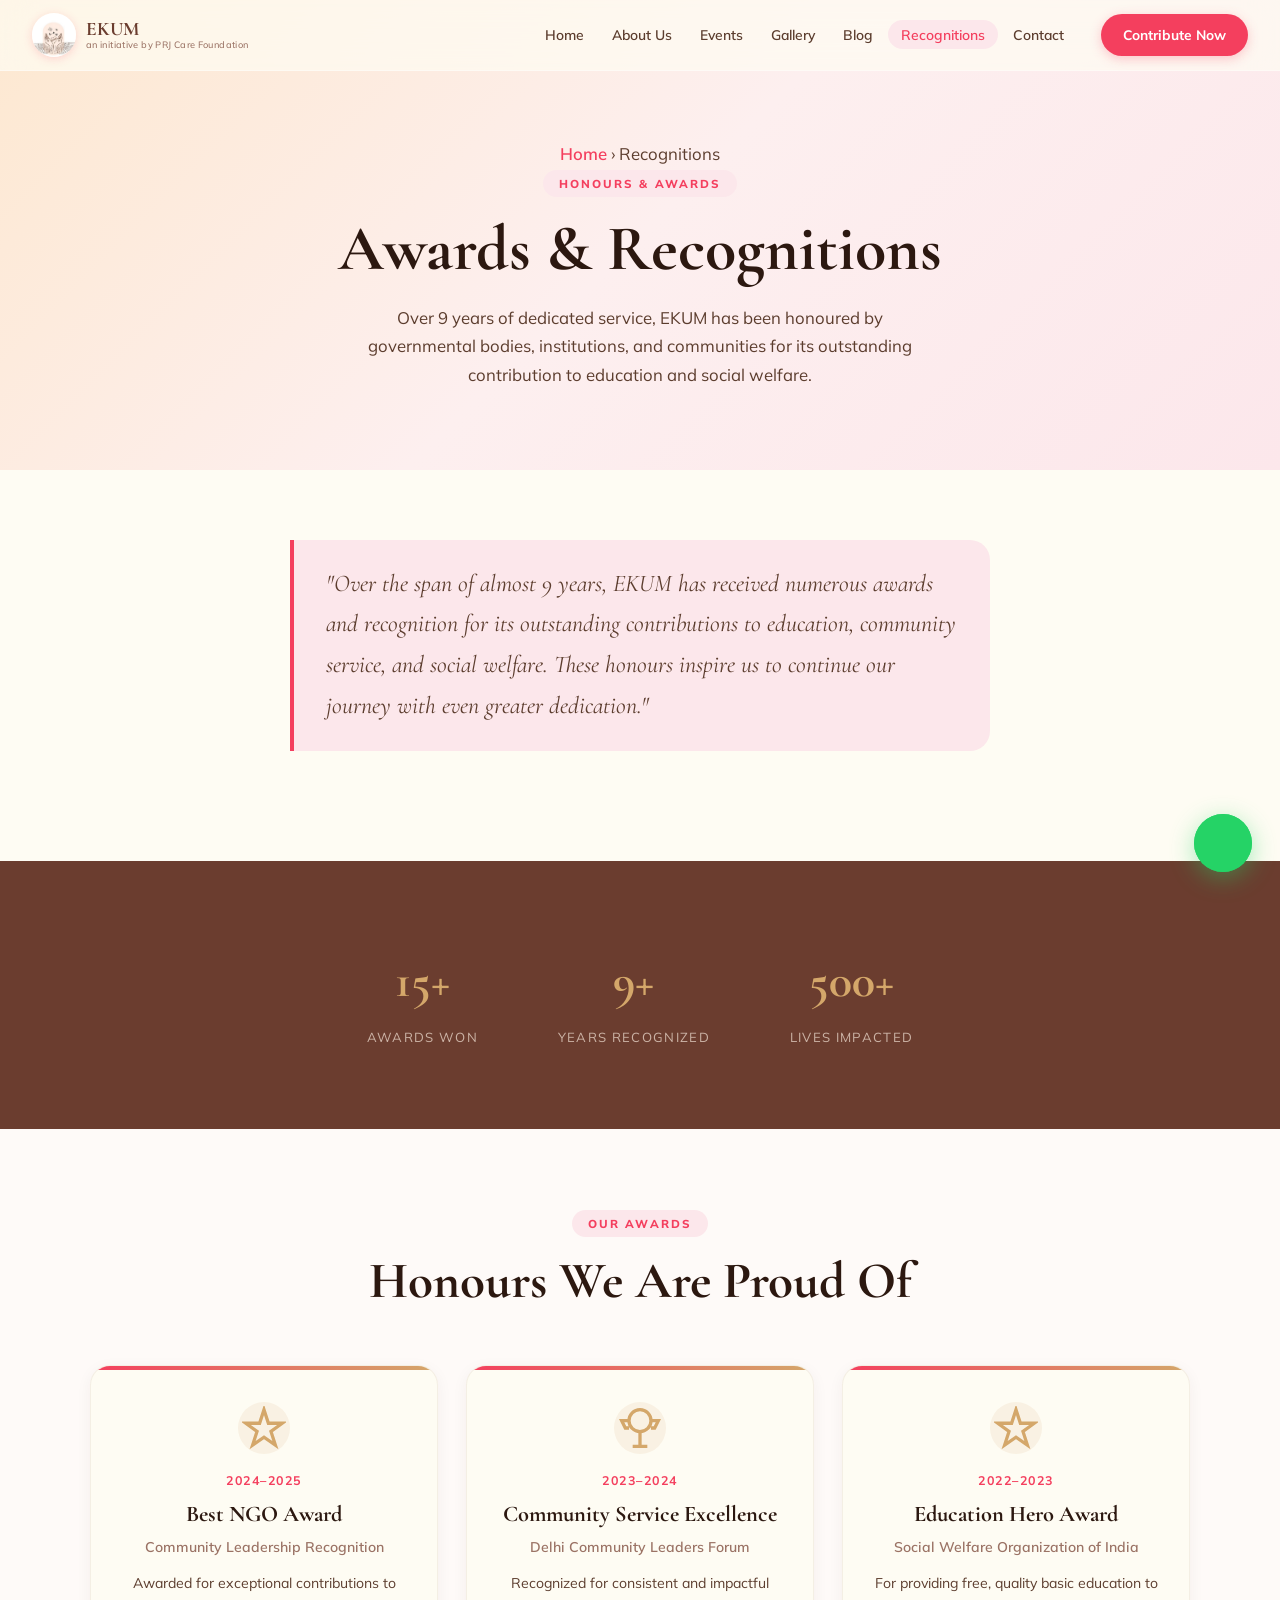
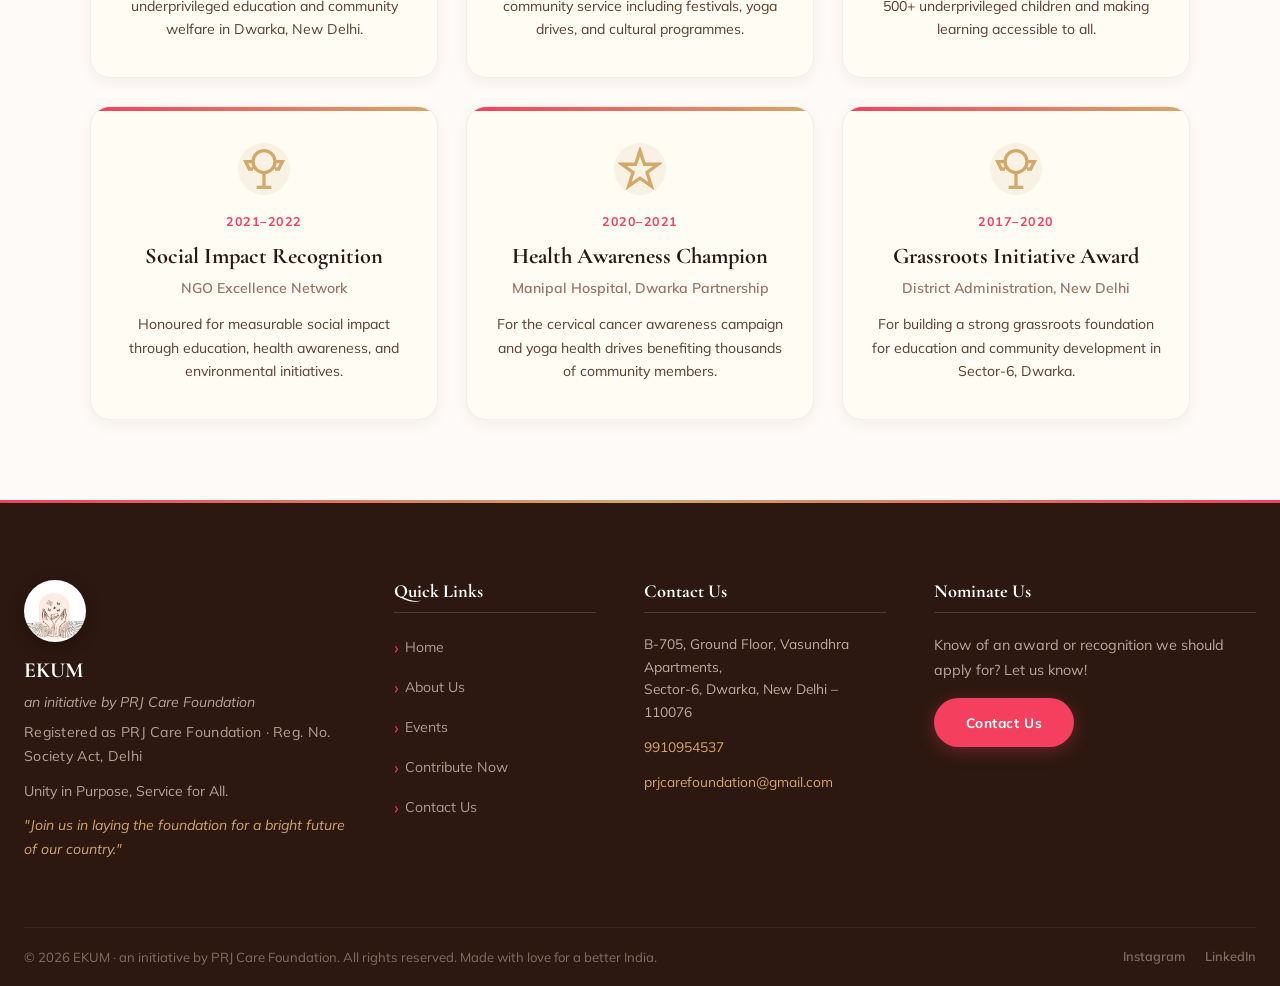
<file: recognitions.html>
<!DOCTYPE html>
<html lang="en">
<head>
  <meta charset="UTF-8" />
  <meta name="viewport" content="width=device-width, initial-scale=1.0" />
  <title>Recognitions |EKUM</title>
  <link rel="icon" href="images/logo/ngoLogo.jpg" type="image/jpeg" />
  <link rel="preconnect" href="https://fonts.googleapis.com" />
  <link rel="preconnect" href="https://fonts.gstatic.com" crossorigin />
  <link href="https://fonts.googleapis.com/css2?family=Cormorant+Garamond:ital,wght@0,300;0,400;0,600;0,700;1,400;1,600&family=Mulish:wght@300;400;500;600;700&display=swap" rel="stylesheet" />
  <link href="https://unpkg.com/aos@2.3.1/dist/aos.css" rel="stylesheet" />
  <link rel="stylesheet" href="css/main.css" />
  <link rel="stylesheet" href="css/photo-enhance.css" />
  <style>
    .page-hero {
      padding:140px 24px 80px;
      background:linear-gradient(135deg,#fde8d0 0%,#fdefef 50%,#fce7eb 100%);
      text-align:center; position:relative; overflow:hidden;
    }
    .page-hero h1{font-size:clamp(2.6rem,6vw,4rem);font-weight:700;color:var(--text-dark);margin-bottom:16px;}
    .page-hero p{font-size:1.05rem;color:var(--text-mid);max-width:560px;margin:0 auto;}
    .page-breadcrumb{font-size:.82rem;color:var(--text-light);margin-bottom:16px;}
    .page-breadcrumb a{color:var(--rose);font-weight:600;}

    /* ── RECOGNITION INTRO ── */
    .recog-intro { padding:70px 24px; background:var(--cream); text-align:center; }
    .recog-intro-quote {
      max-width:700px; margin:0 auto 40px;
      font-family:'Cormorant Garamond',serif; font-size:1.5rem; font-style:italic;
      color:var(--text-mid); padding:24px 32px; border-left:4px solid var(--rose);
      text-align:left; background:var(--rose-light); border-radius:0 var(--radius) var(--radius) 0;
    }

    /* ── AWARD CARDS ── */
    .awards-section { padding:80px 24px; background:var(--bg); }
    .awards-grid {
      max-width:1100px; margin:0 auto;
      display:grid; grid-template-columns:repeat(auto-fill,minmax(300px,1fr)); gap:28px;
    }
    .award-card {
      background:var(--cream); border-radius:var(--radius); padding:36px 28px;
      box-shadow:var(--shadow-sm); border:1px solid rgba(205,187,167,.2);
      text-align:center;
      transition:transform var(--transition),box-shadow var(--transition);
      position:relative; overflow:hidden;
    }
    .award-card::before {
      content:''; position:absolute; top:0; left:0; right:0;
      height:4px; background:linear-gradient(90deg,var(--rose),var(--gold));
    }
    .award-card:hover { transform:translateY(-6px); box-shadow:var(--shadow-md); }
    .award-trophy { font-size:3rem; margin-bottom:14px; display:block; }
    .award-trophy-svg { margin:0 auto 16px; width:52px; height:52px; display:flex; align-items:center; justify-content:center; background:rgba(212,167,106,.12); border-radius:50%; }
    .award-year { font-size:.78rem; font-weight:700; text-transform:uppercase; letter-spacing:.12em; color:var(--rose); margin-bottom:10px; }
    .award-name { font-family:'Cormorant Garamond',serif; font-size:1.4rem; font-weight:700; color:var(--text-dark); margin-bottom:8px; }
    .award-by { font-size:.88rem; color:var(--text-light); font-weight:600; margin-bottom:12px; }
    .award-desc { font-size:.88rem; color:var(--text-mid); line-height:1.65; }

    /* ── STATS STRIP ── */
    .recog-stats {
      padding:60px 24px; background:var(--deep-brown); text-align:center;
      display:flex; justify-content:center; gap:0; flex-wrap:wrap;
    }
    .recog-stat { padding:20px 40px; color:#fff; text-align:center; }
    .recog-stat-num { font-family:'Cormorant Garamond',serif; font-size:3rem; font-weight:700; color:var(--gold); }
    .recog-stat-label { font-size:.82rem; text-transform:uppercase; letter-spacing:.1em; color:rgba(245,230,216,.7); margin-top:4px; }

    @media(max-width:768px) { .awards-grid{grid-template-columns:1fr;} .recog-stat{padding:16px 24px;} }
  </style>
</head>
<body>
<nav class="navbar" id="navbar">
  <div class="nav-container">
    <a href="index.html" class="nav-logo"><img src="images/logo/ngoLogo.jpg" alt="Logo" /><span class="nav-logo-text">EKUM<small class="nav-initiative">an initiative by PRJ Care Foundation</small></span></a>
    <ul class="nav-links" id="navLinks">
      <li><a href="index.html">Home</a></li>
      <li><a href="about.html">About Us</a></li>
      <li><a href="events.html">Events</a></li>
      <li><a href="gallery.html">Gallery</a></li>
      <li><a href="blog.html">Blog</a></li>
      <li><a href="recognitions.html" class="active">Recognitions</a></li>
      <li><a href="contact.html">Contact</a></li>
    </ul>
    <a href="contribute.html" class="nav-cta">Contribute Now</a>
    <button class="hamburger" id="hamburger"><span></span><span></span><span></span></button>
  </div>
</nav>

<section class="page-hero">
  <div class="page-hero-content" data-aos="fade-up">
    <p class="page-breadcrumb"><a href="index.html">Home</a> › Recognitions</p>
    <span class="section-tag">Honours & Awards</span>
    <h1>Awards & Recognitions</h1>
    <p>Over 9 years of dedicated service, EKUM has been honoured by governmental bodies, institutions, and communities for its outstanding contribution to education and social welfare.</p>
  </div>
</section>

<section class="recog-intro">
  <div class="recog-intro-quote" data-aos="fade-up">
    "Over the span of almost 9 years, EKUM has received numerous awards and recognition for its outstanding contributions to education, community service, and social welfare. These honours inspire us to continue our journey with even greater dedication."
  </div>
</section>

<div class="recog-stats" data-aos="fade-up">
  <div class="recog-stat"><p class="recog-stat-num">15+</p><p class="recog-stat-label">Awards Won</p></div>
  <div class="recog-stat"><p class="recog-stat-num">9+</p><p class="recog-stat-label">Years Recognized</p></div>
  <div class="recog-stat"><p class="recog-stat-num">500+</p><p class="recog-stat-label">Lives Impacted</p></div>
</div>

<section class="awards-section">
  <div class="section-header" data-aos="fade-up">
    <span class="section-tag">Our Awards</span>
    <h2 class="section-title">Honours We Are Proud Of</h2>
  </div>
  <div class="awards-grid">
    <div class="award-card" data-aos="fade-up" data-aos-delay="0">
      <div class="award-trophy-svg"><svg viewBox="0 0 24 24" fill="none" stroke="var(--gold)" stroke-width="1.8" width="44" height="44"><path d="M12 2l2.4 7.4H22l-6.2 4.5 2.4 7.4L12 17 5.8 21.3l2.4-7.4L2 9.4h7.6z"/></svg></div>
      <p class="award-year">2024–2025</p>
      <h3 class="award-name">Best NGO Award</h3>
      <p class="award-by">Community Leadership Recognition</p>
      <p class="award-desc">Awarded for exceptional contributions to underprivileged education and community welfare in Dwarka, New Delhi.</p>
    </div>
    <div class="award-card" data-aos="fade-up" data-aos-delay="80">
      <div class="award-trophy-svg"><svg viewBox="0 0 24 24" fill="none" stroke="var(--gold)" stroke-width="1.8" width="44" height="44"><circle cx="12" cy="8" r="6"/><path d="M12 14v8M8 22h8"/><path d="M6 8H2l2 4h2M18 8h4l-2 4h-2"/></svg></div>
      <p class="award-year">2023–2024</p>
      <h3 class="award-name">Community Service Excellence</h3>
      <p class="award-by">Delhi Community Leaders Forum</p>
      <p class="award-desc">Recognized for consistent and impactful community service including festivals, yoga drives, and cultural programmes.</p>
    </div>
    <div class="award-card" data-aos="fade-up" data-aos-delay="160">
      <div class="award-trophy-svg"><svg viewBox="0 0 24 24" fill="none" stroke="var(--gold)" stroke-width="1.8" width="44" height="44"><path d="M12 2l2.4 7.4H22l-6.2 4.5 2.4 7.4L12 17 5.8 21.3l2.4-7.4L2 9.4h7.6z"/></svg></div>
      <p class="award-year">2022–2023</p>
      <h3 class="award-name">Education Hero Award</h3>
      <p class="award-by">Social Welfare Organization of India</p>
      <p class="award-desc">For providing free, quality basic education to 500+ underprivileged children and making learning accessible to all.</p>
    </div>
    <div class="award-card" data-aos="fade-up" data-aos-delay="240">
      <div class="award-trophy-svg"><svg viewBox="0 0 24 24" fill="none" stroke="var(--gold)" stroke-width="1.8" width="44" height="44"><circle cx="12" cy="8" r="6"/><path d="M12 14v8M8 22h8"/><path d="M6 8H2l2 4h2M18 8h4l-2 4h-2"/></svg></div>
      <p class="award-year">2021–2022</p>
      <h3 class="award-name">Social Impact Recognition</h3>
      <p class="award-by">NGO Excellence Network</p>
      <p class="award-desc">Honoured for measurable social impact through education, health awareness, and environmental initiatives.</p>
    </div>
    <div class="award-card" data-aos="fade-up" data-aos-delay="320">
      <div class="award-trophy-svg"><svg viewBox="0 0 24 24" fill="none" stroke="var(--gold)" stroke-width="1.8" width="44" height="44"><path d="M12 2l2.4 7.4H22l-6.2 4.5 2.4 7.4L12 17 5.8 21.3l2.4-7.4L2 9.4h7.6z"/></svg></div>
      <p class="award-year">2020–2021</p>
      <h3 class="award-name">Health Awareness Champion</h3>
      <p class="award-by">Manipal Hospital, Dwarka Partnership</p>
      <p class="award-desc">For the cervical cancer awareness campaign and yoga health drives benefiting thousands of community members.</p>
    </div>
    <div class="award-card" data-aos="fade-up" data-aos-delay="400">
      <div class="award-trophy-svg"><svg viewBox="0 0 24 24" fill="none" stroke="var(--gold)" stroke-width="1.8" width="44" height="44"><circle cx="12" cy="8" r="6"/><path d="M12 14v8M8 22h8"/><path d="M6 8H2l2 4h2M18 8h4l-2 4h-2"/></svg></div>
      <p class="award-year">2017–2020</p>
      <h3 class="award-name">Grassroots Initiative Award</h3>
      <p class="award-by">District Administration, New Delhi</p>
      <p class="award-desc">For building a strong grassroots foundation for education and community development in Sector-6, Dwarka.</p>
    </div>
  </div>
</section>

<!-- FOOTER (same minimal) -->
<footer class="footer">
  <div class="footer-container">
    <div class="footer-brand">
      <img src="images/logo/ngoLogo.jpg" alt="EKUM Foundation" class="footer-logo" />
      <h3>EKUM</h3>
      <p class="footer-parent-brand">an initiative by PRJ Care Foundation</p>
      <p class="footer-reg-note">Registered as PRJ Care Foundation · Reg. No. Society Act, Delhi</p>
      <p>Unity in Purpose, Service for All.</p>
      <p class="footer-tagline"><em>"Join us in laying the foundation for a bright future of our country."</em></p>
    </div>
    <div class="footer-links">
      <h4>Quick Links</h4>
      <ul>
        <li><a href="index.html">Home</a></li>
        <li><a href="about.html">About Us</a></li>
        <li><a href="events.html">Events</a></li>
        <li><a href="contribute.html">Contribute Now</a></li>
        <li><a href="contact.html">Contact Us</a></li>
      </ul>
    </div>
    <div class="footer-contact">
      <h4>Contact Us</h4>
      <p>B-705, Ground Floor, Vasundhra Apartments,<br/>Sector-6, Dwarka, New Delhi – 110076</p>
      <p><a href="tel:9910954537">9910954537</a></p>
      <p><a href="mailto:prjcarefoundation@gmail.com">prjcarefoundation@gmail.com</a></p>
    </div>
    <div class="footer-newsletter">
      <h4>Nominate Us</h4>
      <p style="font-size:.9rem;color:rgba(245,230,216,.7);margin-bottom:16px;">Know of an award or recognition we should apply for? Let us know!</p>
      <a href="contact.html" class="btn-primary" style="font-size:.85rem;">Contact Us</a>
    </div>
  </div>
  <div class="footer-bottom">
    <p>© 2026 EKUM · an initiative by PRJ Care Foundation. All rights reserved. Made with love for a better India.</p>
    <div class="footer-social-mini">
      <a href="https://www.instagram.com/prjcarefoundation/" target="_blank">Instagram</a>
      <a href="https://www.linkedin.com/company/prj-care-foundation/" target="_blank">LinkedIn</a>
    </div>
  </div>
</footer>

<a href="https://wa.me/919910954537?text=Hello%20PRJ%20Care%20Foundation!" target="_blank" class="whatsapp-fab" aria-label="Chat">
  <div class="whatsapp-pulse"></div>
  <svg viewBox="0 0 24 24" fill="white" width="30" height="30"><path d="M17.472 14.382c-.297-.149-1.758-.867-2.03-.967-.273-.099-.471-.148-.67.15-.197.297-.767.966-.94 1.164-.173.199-.347.223-.644.075-.297-.15-1.255-.463-2.39-1.475-.883-.788-1.48-1.761-1.653-2.059-.173-.297-.018-.458.13-.606.134-.133.298-.347.446-.52.149-.174.198-.298.298-.497.099-.198.05-.371-.025-.52-.075-.149-.669-1.612-.916-2.207-.242-.579-.487-.5-.669-.51-.173-.008-.371-.01-.57-.01-.198 0-.52.074-.792.372-.272.297-1.04 1.016-1.04 2.479 0 1.462 1.065 2.875 1.213 3.074.149.198 2.096 3.2 5.077 4.487.709.306 1.262.489 1.694.625.712.227 1.36.195 1.871.118.571-.085 1.758-.719 2.006-1.413.248-.694.248-1.289.173-1.413-.074-.124-.272-.198-.57-.347m-5.421 7.403h-.004a9.87 9.87 0 01-5.031-1.378l-.361-.214-3.741.982.998-3.648-.235-.374a9.86 9.86 0 01-1.51-5.26c.001-5.45 4.436-9.884 9.888-9.884 2.64 0 5.122 1.03 6.988 2.898a9.825 9.825 0 012.893 6.994c-.003 5.45-4.437 9.884-9.885 9.884m8.413-18.297A11.815 11.815 0 0012.05 0C5.495 0 .16 5.335.157 11.892c0 2.096.547 4.142 1.588 5.945L.057 24l6.305-1.654a11.882 11.882 0 005.683 1.448h.005c6.554 0 11.89-5.335 11.893-11.893a11.821 11.821 0 00-3.48-8.413z"/></svg>
  <span class="whatsapp-tooltip">Chat with us!</span>
</a>
<script src="https://unpkg.com/aos@2.3.1/dist/aos.js"></script>
<script>
AOS.init({duration:650,once:true,offset:50});
const navbar=document.getElementById('navbar');
window.addEventListener('scroll',()=>navbar.classList.toggle('scrolled',window.scrollY>30),{passive:true});
const hamburger=document.getElementById('hamburger'),navLinks=document.getElementById('navLinks');
hamburger.addEventListener('click',()=>{hamburger.classList.toggle('active');navLinks.classList.toggle('open');});
</script>
</body>
</html>
</file>
<file: css/main.css>
/* ============================================================
   PRJ CARE FOUNDATION — V2 Stylesheet
   Theme: Warm Peach · Elegant Rose · Soft Cream
   ============================================================ */

/* ─── CSS CUSTOM PROPERTIES ─── */
:root {
  --bg:           #fefaf8;
  --cream:        #fefcf3;
  --peach-light:  #fde8d0;
  --peach-mid:    #f4dfd1;
  --rose:         #f43f5e;
  --rose-hover:   #e11d48;
  --rose-light:   #fce7eb;
  --warm-brown:   #cdbba7;
  --deep-brown:   #6b3d2f;
  --tan:          #d4a76a;
  --gold:         #d4a76a;
  --footer-bg:    #2c1810;
  --footer-text:  #f5e6d8;
  --text-dark:    #2c1810;
  --text-mid:     #5c3d2e;
  --text-light:   #9b7365;
  --whatsapp:     #25d366;
  
  /* Upgraded Shadows & Glassmorphism Tokens */
  --shadow-sm:    0 4px 16px rgba(60,20,10,.05);
  --shadow-md:    0 12px 36px rgba(244,63,94,.08);
  --shadow-lg:    0 24px 64px rgba(244,63,94,.12);
  --glass-bg:     rgba(255, 255, 255, 0.65);
  --glass-border: 1px solid rgba(255, 255, 255, 0.4);
  --blur:         blur(16px);
  
  --radius:       20px;
  --radius-sm:    12px;
  --radius-pill:  50px;
  --transition:   0.4s cubic-bezier(0.2, 0.8, 0.2, 1);
}

/* ─── RESET & BASE ─── */
*, *::before, *::after { box-sizing: border-box; margin: 0; padding: 0; }
html { scroll-behavior: smooth; font-size: 16px; }
body {
  font-family: 'Mulish', sans-serif;
  background: var(--bg);
  color: var(--text-dark);
  overflow-x: hidden;
  line-height: 1.7;
}
img { max-width: 100%; display: block; }
a { text-decoration: none; color: inherit; }
ul { list-style: none; }
button { cursor: pointer; border: none; background: none; font-family: inherit; }

/* ─── TYPOGRAPHY ─── */
h1, h2, h3, h4 { font-family: 'Cormorant Garamond', serif; line-height: 1.2; }
.section-tag {
  display: inline-block;
  font-family: 'Mulish', sans-serif;
  font-size: 0.72rem;
  font-weight: 800;
  letter-spacing: 0.18em;
  text-transform: uppercase;
  color: var(--rose);
  background: var(--rose-light);
  padding: 4px 16px;
  border-radius: var(--radius-pill);
  margin-bottom: 14px;
}
.section-title {
  font-size: clamp(2rem, 5vw, 3.2rem);
  font-weight: 700;
  color: var(--text-dark);
  margin-bottom: 14px;
}
.section-sub {
  font-size: 1rem;
  color: var(--text-mid);
  max-width: 580px;
  margin: 0 auto;
}
.section-header { text-align: center; margin-bottom: 52px; }

/* ─── CSS BLOB DECORATORS ─── */
.blob {
  position: absolute;
  border-radius: 50%;
  pointer-events: none;
  filter: blur(50px);
  opacity: 0.35;
  will-change: transform;
  animation: blob-drift 14s ease-in-out infinite;
}
.blob-rose   { background: rgba(244,63,94,.15); }
.blob-peach  { background: rgba(212,167,106,.18); }
.blob-cream  { background: rgba(253,232,208,.4); }

@keyframes blob-drift {
  0%, 100% { transform: translate3d(0, 0, 0); }
  50%       { transform: translate3d(0, -18px, 0); }
}

/* ─── BUTTONS ─── */
.btn-primary {
  display: inline-block;
  background: var(--rose);
  color: #fff;
  padding: 13px 32px;
  border-radius: var(--radius-pill);
  font-weight: 700;
  font-size: 0.9rem;
  letter-spacing: 0.04em;
  transition: background var(--transition), transform var(--transition), box-shadow var(--transition);
  box-shadow: 0 4px 18px rgba(244,63,94,.3);
}
.btn-primary:hover { background: var(--rose-hover); transform: translateY(-2px); box-shadow: 0 8px 28px rgba(244,63,94,.4); }

.btn-outline {
  display: inline-block;
  border: 2px solid rgba(255,255,255,.85);
  color: #fff;
  padding: 12px 30px;
  border-radius: var(--radius-pill);
  font-weight: 700;
  font-size: 0.9rem;
  transition: background var(--transition);
  background: rgba(255,255,255,.12);
}
.btn-outline:hover { background: rgba(255,255,255,.25); }

.btn-outline-dark {
  display: inline-block;
  border: 2px solid var(--rose);
  color: var(--rose);
  padding: 12px 28px;
  border-radius: var(--radius-pill);
  font-weight: 700;
  font-size: 0.88rem;
  transition: background var(--transition), color var(--transition);
}
.btn-outline-dark:hover { background: var(--rose); color: #fff; }

.btn-white {
  display: inline-block;
  background: #fff;
  color: var(--rose);
  padding: 13px 32px;
  border-radius: var(--radius-pill);
  font-weight: 700;
  font-size: 0.9rem;
  transition: transform var(--transition), box-shadow var(--transition);
  box-shadow: 0 4px 18px rgba(0,0,0,.18);
}
.btn-white:hover { transform: translateY(-2px); box-shadow: 0 8px 28px rgba(0,0,0,.25); }

.btn-whatsapp {
  display: inline-flex;
  align-items: center;
  gap: 8px;
  background: var(--whatsapp);
  color: #fff;
  padding: 13px 28px;
  border-radius: var(--radius-pill);
  font-weight: 700;
  font-size: 0.9rem;
  transition: transform var(--transition), box-shadow var(--transition);
  box-shadow: 0 4px 18px rgba(37,211,102,.3);
}
.btn-whatsapp:hover { transform: translateY(-2px); box-shadow: 0 8px 28px rgba(37,211,102,.5); }

/* ============================================================
   NAVIGATION
   ============================================================ */
.navbar {
  position: fixed;
  top: 0; left: 0; right: 0;
  z-index: 1000;
  background: rgba(254,252,243,0.7);
  backdrop-filter: var(--blur);
  -webkit-backdrop-filter: var(--blur);
  border-bottom: var(--glass-border);
  transition: box-shadow var(--transition), background var(--transition);
}
.navbar.scrolled {
  box-shadow: 0 4px 20px rgba(60,20,10,.1);
  background: rgba(254,252,243,.98);
}
.nav-container {
  max-width: 1280px;
  margin: 0 auto;
  padding: 0 32px;
  height: 70px;
  display: flex;
  align-items: center;
  gap: 24px;
}
.nav-logo { display: flex; align-items: center; gap: 10px; flex-shrink: 0; }
.nav-logo img {
  width: 44px; height: 44px;
  border-radius: 50%; object-fit: cover;
  box-shadow: 0 2px 10px rgba(244,63,94,.2);
}
.nav-logo-text {
  font-family: 'Cormorant Garamond', serif;
  font-size: 1.2rem; font-weight: 700; color: var(--deep-brown);
}
.nav-logo-text span { color: var(--rose); }

.nav-links {
  display: flex; align-items: center; gap: 2px; margin-left: auto;
}
.nav-links a {
  font-size: 0.87rem; font-weight: 600; color: var(--text-mid);
  padding: 6px 13px; border-radius: var(--radius-pill);
  transition: color var(--transition), background var(--transition);
}
.nav-links a:hover, .nav-links a.active { color: var(--rose); background: var(--rose-light); }

.nav-cta {
  flex-shrink: 0; font-size: 0.86rem; font-weight: 700;
  background: var(--rose); color: #fff;
  padding: 9px 22px; border-radius: var(--radius-pill);
  transition: background var(--transition), transform var(--transition);
  box-shadow: 0 3px 12px rgba(244,63,94,.28);
  white-space: nowrap;
}
.nav-cta:hover { background: var(--rose-hover); transform: translateY(-1px); }

.hamburger {
  display: none; flex-direction: column; justify-content: center; align-items: center;
  gap: 5px; width: 40px; height: 40px; margin-left: auto;
}
.hamburger span {
  display: block; width: 24px; height: 2.5px;
  background: var(--rose); border-radius: 2px;
  transition: transform var(--transition), opacity var(--transition);
}
.hamburger.active span:nth-child(1) { transform: translateY(7.5px) rotate(45deg); }
.hamburger.active span:nth-child(2) { opacity: 0; }
.hamburger.active span:nth-child(3) { transform: translateY(-7.5px) rotate(-45deg); }

/* ============================================================
   HERO
   ============================================================ */
.hero {
  position: relative;
  min-height: 100vh;
  display: flex;
  flex-direction: column;
  align-items: center;
  justify-content: center;
  text-align: center;
  padding: 100px 24px 80px;
  overflow: hidden;
  background: linear-gradient(145deg, #fde8d0 0%, #fdefef 45%, #fce7eb 100%);
}
/* ─── HERO BLOB IMAGES — GPU-only float ─── */
.hero-blob {
  position: absolute;
  pointer-events: none;
  will-change: transform;
  z-index: 1;
}
.hero-blob-rose {
  width: clamp(220px, 42vw, 500px);
  top: -8%; right: -6%;
  opacity: 0.68;
  animation: blob-float-a 18s ease-in-out infinite;
}
.hero-blob-gold {
  width: clamp(180px, 35vw, 400px);
  bottom: -6%; left: -5%;
  opacity: 0.60;
  animation: blob-float-b 22s ease-in-out infinite;
}
.hero-blob-scatter {
  width: clamp(120px, 20vw, 260px);
  top: 12%; left: 1%;
  opacity: 0.50;
  animation: blob-float-c 14s ease-in-out infinite;
}

/* GPU-only — only translate3d, zero repaints on mobile */
@keyframes blob-float-a {
  0%, 100% { transform: translate3d(0, 0, 0); }
  40%       { transform: translate3d(-12px, -20px, 0); }
  70%       { transform: translate3d(8px, -8px, 0); }
}
@keyframes blob-float-b {
  0%, 100% { transform: translate3d(0, 0, 0); }
  35%       { transform: translate3d(14px, -16px, 0); }
  65%       { transform: translate3d(-6px, -4px, 0); }
}
@keyframes blob-float-c {
  0%, 100% { transform: translate3d(0, 0, 0); }
  50%       { transform: translate3d(8px, -12px, 0); }
}

.hero-content { position: relative; z-index: 2; max-width: 800px; }

.hero-logo-wrap {
  display: inline-block;
  margin-bottom: 28px;
  animation: logo-float 5s ease-in-out infinite;
}
.hero-logo {
  width: 130px; height: 130px;
  border-radius: 50%; object-fit: cover;
  box-shadow: 0 12px 40px rgba(244,63,94,.22), 0 0 0 10px rgba(244,63,94,.07), 0 0 0 20px rgba(244,63,94,.03);
  display: block; margin: 0 auto;
}
@keyframes logo-float {
  0%, 100% { transform: translateY(0); }
  50%       { transform: translateY(-10px); }
}

.hero-eyebrow {
  font-family: 'Mulish', sans-serif;
  font-size: 0.72rem; font-weight: 800;
  letter-spacing: 0.22em; text-transform: uppercase;
  color: var(--rose); margin-bottom: 18px;
}
.hero-title {
  font-size: clamp(2.4rem, 6vw, 4.4rem);
  font-weight: 700; color: var(--text-dark);
  margin-bottom: 20px; line-height: 1.12;
}
.hero-title em { font-style: italic; color: var(--rose); font-weight: 400; }
.hero-tagline {
  font-size: 1.05rem; color: var(--text-mid);
  margin-bottom: 40px; line-height: 1.8;
  max-width: 580px; margin-left: auto; margin-right: auto;
}
.hero-btns { display: flex; gap: 16px; justify-content: center; flex-wrap: wrap; }

.hero-scroll-indicator {
  position: absolute; bottom: 32px; left: 50%; transform: translateX(-50%);
  display: flex; flex-direction: column; align-items: center; gap: 6px;
  color: var(--text-light); font-size: 0.7rem; font-weight: 700;
  letter-spacing: 0.16em; text-transform: uppercase;
  animation: scroll-bounce 2.5s ease-in-out infinite;
}
.scroll-arrow {
  width: 30px; height: 30px; border-right: 2px solid var(--rose);
  border-bottom: 2px solid var(--rose); transform: rotate(45deg);
  margin-top: 2px;
}
@keyframes scroll-bounce {
  0%, 100% { transform: translateX(-50%) translateY(0); opacity: .9; }
  50%       { transform: translateX(-50%) translateY(8px); opacity: .5; }
}

/* ============================================================
   STATS BAR
   ============================================================ */
.stats-bar {
  background: var(--cream);
  border-top: 1px solid rgba(205,187,167,.18);
  border-bottom: 1px solid rgba(205,187,167,.18);
  padding: 52px 24px;
}
.stats-container {
  max-width: 1100px; margin: 0 auto;
  display: flex; align-items: center; justify-content: center;
  flex-wrap: wrap;
}
.stat-item { flex: 1; min-width: 140px; text-align: center; padding: 16px 28px; }
.stat-num {
  font-family: 'Cormorant Garamond', serif;
  font-size: 3.2rem; font-weight: 700; color: var(--rose); line-height: 1;
}
.stat-suffix {
  font-family: 'Cormorant Garamond', serif;
  font-size: 2.4rem; font-weight: 700; color: var(--rose);
}
.stat-label {
  font-size: 0.75rem; font-weight: 700; color: var(--text-light);
  text-transform: uppercase; letter-spacing: 0.12em; margin-top: 6px;
}
.stat-divider {
  width: 1px; height: 52px;
  background: linear-gradient(to bottom, transparent, var(--warm-brown), transparent);
  opacity: 0.5; flex-shrink: 0;
}

/* ============================================================
   IMAGE CAROUSEL
   ============================================================ */
.carousel-section { padding: 90px 24px; background: var(--bg); }
.swiper.mainSwiper {
  border-radius: var(--radius); overflow: hidden;
  box-shadow: var(--shadow-lg); max-width: 1140px; margin: 0 auto;
}
.slide-img {
  height: 540px; background-size: cover; background-position: center; position: relative;
}
/* AI Image Enhancement using CSS Filters */
.slide-img {
  filter: brightness(1.08) saturate(1.2) contrast(1.05);
}
.slide-overlay {
  position: absolute; bottom: 0; left: 0; right: 0;
  background: linear-gradient(to top, rgba(44,24,16,.75) 0%, transparent 100%);
  padding: 44px 40px 32px;
}
.slide-overlay p {
  font-family: 'Cormorant Garamond', serif;
  font-size: 1.7rem; font-weight: 600; color: #fff; font-style: italic;
  text-shadow: 0 2px 12px rgba(0,0,0,.35);
}
.swiper-button-next, .swiper-button-prev {
  color: #fff !important;
  background: rgba(255,255,255,.15); backdrop-filter: blur(8px);
  width: 46px !important; height: 46px !important; border-radius: 50% !important;
  transition: background var(--transition);
}
.swiper-button-next::after, .swiper-button-prev::after { font-size: 1rem !important; font-weight: 900; }
.swiper-button-next:hover, .swiper-button-prev:hover { background: rgba(255,255,255,.3); }
.swiper-pagination-bullet { background: rgba(255,255,255,.55) !important; }
.swiper-pagination-bullet-active { background: #fff !important; }

/* ============================================================
   MISSION PILLARS — photo cards
   ============================================================ */
.mission-section {
  position: relative; padding: 90px 24px;
  background: var(--peach-light); overflow: hidden;
}
.pillars-grid {
  max-width: 1140px; margin: 0 auto;
  display: grid; grid-template-columns: repeat(auto-fit, minmax(240px, 1fr)); gap: 24px;
}
.pillar-card {
  background: var(--glass-bg);
  backdrop-filter: var(--blur);
  -webkit-backdrop-filter: var(--blur);
  border-radius: var(--radius);
  overflow: hidden; 
  box-shadow: var(--shadow-sm);
  border: var(--glass-border);
  transition: transform var(--transition), box-shadow var(--transition);
}
.pillar-card:hover { transform: translateY(-10px) scale(1.02); box-shadow: var(--shadow-md); }
.pillar-photo {
  height: 200px; position: relative; overflow: hidden;
}
.pillar-photo img {
  width: 100%; height: 100%; object-fit: cover;
  transition: transform 0.5s ease;
  filter: brightness(1.08) saturate(1.15) contrast(1.05);
}
.pillar-card:hover .pillar-photo img { transform: scale(1.06); }
.pillar-photo-overlay {
  position: absolute; inset: 0;
  background: linear-gradient(to top, rgba(44,24,16,.52) 0%, transparent 55%);
}
.pillar-icon-badge {
  position: absolute; top: 14px; left: 14px;
  background: var(--rose); color: #fff; border-radius: 10px;
  padding: 8px; display: flex; align-items: center; justify-content: center;
  box-shadow: 0 3px 12px rgba(244,63,94,.3);
}
.pillar-body { padding: 24px 22px; }
.pillar-card h3 { font-size: 1.4rem; font-weight: 700; color: var(--deep-brown); margin-bottom: 10px; }
.pillar-card p { font-size: 0.9rem; color: var(--text-mid); line-height: 1.72; }

/* ============================================================
   EVENTS PREVIEW
   ============================================================ */
.events-section { padding: 90px 24px; background: var(--bg); }
.events-grid {
  max-width: 1140px; margin: 0 auto 44px;
  display: grid; grid-template-columns: repeat(auto-fill, minmax(320px, 1fr)); gap: 28px;
}
.event-card {
  background: var(--glass-bg); 
  backdrop-filter: var(--blur);
  -webkit-backdrop-filter: var(--blur);
  border-radius: var(--radius);
  overflow: hidden; box-shadow: var(--shadow-sm);
  border: var(--glass-border);
  transition: transform var(--transition), box-shadow var(--transition);
  display: flex; flex-direction: column;
}
.event-card:hover { transform: translateY(-8px) scale(1.02); box-shadow: var(--shadow-md); }
.event-card-img {
  width: 100%; height: 220px; overflow: hidden; position: relative;
  background: var(--peach-mid);
}
.event-card-img img {
  width: 100%; height: 100%; object-fit: cover;
  transition: transform 0.5s ease;
  filter: brightness(1.05) saturate(1.1) contrast(1.05);
}
.event-card:hover .event-card-img img { transform: scale(1.05); }
.event-card-body { padding: 22px 20px; flex: 1; display: flex; flex-direction: column; }
.event-card-cat {
  font-size: 0.7rem; font-weight: 800; letter-spacing: 0.16em;
  text-transform: uppercase; color: var(--rose); margin-bottom: 8px;
}
.event-card-title {
  font-family: 'Cormorant Garamond', serif;
  font-size: 1.3rem; font-weight: 700; color: var(--text-dark);
  margin-bottom: 8px; line-height: 1.3;
}
.event-card-date { font-size: 0.78rem; color: var(--text-light); margin-bottom: 10px; }
.event-card-desc {
  font-size: 0.88rem; color: var(--text-mid); line-height: 1.65; flex: 1;
  display: -webkit-box; -webkit-line-clamp: 3; -webkit-box-orient: vertical; overflow: hidden;
}
.events-cta { text-align: center; }

/* ============================================================
   INITIATIVES GRID
   ============================================================ */
.initiatives-section { padding: 90px 24px; background: var(--peach-mid); }
.initiatives-grid {
  max-width: 1140px; margin: 0 auto;
  display: grid; grid-template-columns: repeat(4, 1fr); gap: 14px;
}
.initiative-item {
  position: relative; border-radius: var(--radius-sm);
  overflow: hidden; aspect-ratio: 1; cursor: pointer;
}
.initiative-item img {
  width: 100%; height: 100%; object-fit: cover;
  transition: transform 0.5s ease;
}
.initiative-item:hover img { transform: scale(1.08); }
.initiative-overlay {
  position: absolute; inset: 0;
  background: linear-gradient(to top, rgba(44,24,16,.7) 0%, transparent 55%);
  display: flex; align-items: flex-end; padding: 14px;
  opacity: 0; transition: opacity var(--transition);
}
.initiative-item:hover .initiative-overlay { opacity: 1; }
.initiative-overlay span {
  color: #fff; font-weight: 700; font-size: 0.88rem; letter-spacing: 0.04em;
}

/* ============================================================
   CONTRIBUTE CTA
   ============================================================ */
.contribute-cta {
  position: relative; padding: 110px 24px;
  text-align: center; overflow: hidden;
}
.contribute-cta-bg {
  position: absolute; inset: 0;
  background-image: url('../images/ngo2.jpg');
  background-size: cover; background-position: center;
}
.contribute-cta-overlay {
  position: absolute; inset: 0;
  background: linear-gradient(135deg, rgba(252,231,235,.93) 0%, rgba(253,232,208,.92) 100%);
}
.contribute-content { position: relative; z-index: 2; max-width: 680px; margin: 0 auto; }
.contribute-content h2 {
  font-size: clamp(1.8rem, 4vw, 2.6rem);
  font-weight: 600; color: var(--text-dark);
  font-style: italic; margin-bottom: 10px; line-height: 1.3;
}
.contribute-content .attr { font-size: 0.88rem; color: var(--rose); font-weight: 700; margin-bottom: 20px; }
.contribute-desc {
  font-size: 1rem; color: var(--text-mid);
  margin-bottom: 36px; line-height: 1.8;
}
.contribute-btns { display: flex; gap: 16px; justify-content: center; flex-wrap: wrap; }

/* ============================================================
   RECOGNITION STRIP
   ============================================================ */
.recognition-strip { padding: 90px 24px; background: var(--cream); }
.recognition-content {
  max-width: 1140px; margin: 0 auto;
  display: grid; grid-template-columns: 1fr 1fr; gap: 56px; align-items: center;
}
.recognition-text blockquote {
  font-family: 'Cormorant Garamond', serif;
  font-size: 1.3rem; font-style: italic; color: var(--text-mid);
  line-height: 1.78; margin-bottom: 28px;
  padding-left: 22px; border-left: 3px solid var(--rose);
}
.recognition-award-icons { display: grid; grid-template-columns: 1fr 1fr; gap: 18px; }
.award-badge {
  background: rgba(253, 232, 208, 0.4);
  backdrop-filter: var(--blur);
  -webkit-backdrop-filter: var(--blur);
  border-radius: var(--radius);
  padding: 28px 18px; text-align: center;
  border: var(--glass-border);
  transition: transform var(--transition), box-shadow var(--transition);
}
.award-badge:hover { transform: translateY(-6px) scale(1.03); box-shadow: var(--shadow-md); }
.award-badge svg { width: 36px; height: 36px; color: var(--rose); margin: 0 auto 10px; display: block; }
.award-badge p { font-size: 0.8rem; font-weight: 700; color: var(--deep-brown); text-transform: uppercase; letter-spacing: 0.08em; }

/* ============================================================
   PARALLAX QUOTE
   ============================================================ */
.parallax-quote {
  position: relative;
  background: url('../images/slides/a5.jpg') center/cover fixed no-repeat;
  min-height: 380px; display: flex; align-items: center;
  justify-content: center; text-align: center; padding: 80px 24px;
}
.pq-overlay {
  position: absolute; inset: 0;
  background: linear-gradient(135deg, rgba(44,24,16,.78), rgba(107,61,47,.7));
}
.pq-content { position: relative; z-index: 2; }
.pq-content h2 {
  font-size: clamp(2rem, 6vw, 4rem); font-weight: 700; color: #fff;
  letter-spacing: 0.14em; text-transform: uppercase; margin-bottom: 16px;
}
.pq-content p {
  font-size: 1.15rem; color: rgba(255,255,255,.82);
  font-style: italic; margin-bottom: 32px;
  font-family: 'Playfair Display', serif;
}

/* ============================================================
   SOCIAL SECTION
   ============================================================ */
.social-section { padding: 90px 24px; background: var(--bg); }
.social-links {
  display: flex; justify-content: center; gap: 24px;
  flex-wrap: wrap; max-width: 800px; margin: 0 auto;
}
.social-card {
  display: flex; align-items: center; gap: 14px;
  padding: 20px 32px; border-radius: var(--radius);
  font-weight: 700; font-size: 1rem;
  transition: transform var(--transition), box-shadow var(--transition);
  border: 1.5px solid transparent; min-width: 210px;
}
.social-card:hover { transform: translateY(-4px); box-shadow: var(--shadow-md); }
.social-card.instagram {
  background: linear-gradient(135deg, #fce7eb, #fde8d0);
  color: #c13584; border-color: rgba(193,53,132,.18);
}
.social-card.linkedin {
  background: linear-gradient(135deg, #e8f4fd, #dbeafe);
  color: #0077b5; border-color: rgba(0,119,181,.18);
}
.social-card.twitter {
  background: linear-gradient(135deg, #f0fdf4, #dcfce7);
  color: #1d9bf0; border-color: rgba(29,155,240,.18);
}

/* ============================================================
   FOOTER
   ============================================================ */
.footer {
  position: relative; background: var(--footer-bg);
  color: var(--footer-text); padding: 80px 24px 0; overflow: hidden;
}
.footer::before {
  content: ''; position: absolute; top: 0; left: 0; right: 0;
  height: 3px; background: linear-gradient(90deg, var(--rose), var(--gold), var(--rose));
}
.footer-container {
  max-width: 1240px; margin: 0 auto;
  display: grid; grid-template-columns: 1.6fr 1fr 1.2fr 1.6fr; gap: 48px;
  padding-bottom: 56px; border-bottom: 1px solid rgba(255,255,255,.07);
}
.footer-logo { width: 62px; height: 62px; border-radius: 50%; object-fit: cover; margin-bottom: 16px; box-shadow: 0 4px 16px rgba(0,0,0,.28); }
.footer-brand h3 { font-size: 1.35rem; font-weight: 700; color: #fff; margin-bottom: 12px; }
.footer-brand p { font-size: 0.88rem; color: rgba(245,230,216,.68); line-height: 1.72; margin-bottom: 10px; }
.footer-tagline { font-style: italic; color: var(--gold) !important; }

.footer-links h4,
.footer-contact h4,
.footer-newsletter h4 {
  font-family: 'Cormorant Garamond', serif; font-size: 1.15rem; font-weight: 700;
  color: #fff; margin-bottom: 20px; padding-bottom: 10px;
  border-bottom: 1px solid rgba(212,167,106,.25);
}
.footer-links ul li { margin-bottom: 10px; }
.footer-links ul li a {
  font-size: 0.88rem; color: rgba(245,230,216,.65);
  transition: color var(--transition); display: flex; align-items: center; gap: 6px;
}
.footer-links ul li a::before { content: '›'; color: var(--rose); font-size: 1.1rem; }
.footer-links ul li a:hover { color: var(--gold); }

.footer-contact p { font-size: 0.86rem; color: rgba(245,230,216,.72); margin-bottom: 12px; line-height: 1.65; }
.footer-contact a { color: var(--gold); transition: color var(--transition); }
.footer-contact a:hover { color: #fff; }

.footer-form { display: flex; flex-direction: column; gap: 11px; }
.footer-input {
  background: rgba(255,255,255,.07); border: 1px solid rgba(255,255,255,.11);
  border-radius: var(--radius-sm); color: var(--footer-text);
  padding: 11px 16px; font-size: 0.87rem; font-family: 'Mulish', sans-serif;
  outline: none; transition: border-color var(--transition), background var(--transition); width: 100%;
}
.footer-input option { background: var(--footer-bg); }
.footer-input:focus { border-color: var(--rose); background: rgba(255,255,255,.11); }
.footer-textarea { resize: vertical; min-height: 80px; }

.footer-disclaimer {
  max-width: 1240px; margin: 0 auto; padding: 22px 0;
  border-bottom: 1px solid rgba(255,255,255,.05);
}
.footer-disclaimer p { font-size: 0.78rem; color: rgba(245,230,216,.38); line-height: 1.72; }
.footer-disclaimer a { color: var(--gold); }

.footer-bottom {
  max-width: 1240px; margin: 0 auto; padding: 18px 0;
  display: flex; align-items: center; justify-content: space-between;
  flex-wrap: wrap; gap: 12px;
}
.footer-bottom p { font-size: 0.82rem; color: rgba(245,230,216,.42); }
.footer-social-mini { display: flex; gap: 20px; }
.footer-social-mini a {
  font-size: 0.8rem; color: rgba(245,230,216,.42); font-weight: 600;
  transition: color var(--transition);
}
.footer-social-mini a:hover { color: var(--gold); }

/* ============================================================
   WHATSAPP FAB
   ============================================================ */
.whatsapp-fab {
  position: fixed; bottom: 28px; right: 28px; z-index: 9999;
  width: 58px; height: 58px; background: var(--whatsapp);
  border-radius: 50%; display: flex; align-items: center; justify-content: center;
  box-shadow: 0 6px 24px rgba(37,211,102,.42);
  transition: transform var(--transition), box-shadow var(--transition);
}
.whatsapp-fab:hover { transform: scale(1.1); box-shadow: 0 10px 32px rgba(37,211,102,.58); }
.whatsapp-pulse {
  position: absolute; inset: 0; border-radius: 50%;
  background: var(--whatsapp); animation: wa-pulse 2.4s ease-out infinite;
}
@keyframes wa-pulse {
  0%   { transform: scale(1); opacity: 0.7; }
  70%  { transform: scale(1.7); opacity: 0; }
  100% { transform: scale(1.7); opacity: 0; }
}
.whatsapp-tooltip {
  position: absolute; right: 68px;
  background: var(--text-dark); color: #fff; font-size: 0.76rem; font-weight: 700;
  white-space: nowrap; padding: 6px 12px; border-radius: var(--radius-sm);
  opacity: 0; pointer-events: none; transition: opacity var(--transition);
}
.whatsapp-tooltip::after {
  content: ''; position: absolute; top: 50%; right: -6px; transform: translateY(-50%);
  border: 4px solid transparent; border-left-color: var(--text-dark);
}
.whatsapp-fab:hover .whatsapp-tooltip { opacity: 1; }

/* ============================================================
   RESPONSIVE
   ============================================================ */
@media (max-width: 1024px) {
  .footer-container { grid-template-columns: 1fr 1fr; gap: 36px; }
  .recognition-content { grid-template-columns: 1fr; gap: 36px; }
}
@media (max-width: 768px) {
  .nav-links {
    display: none; position: fixed;
    top: 70px; left: 0; right: 0;
    background: var(--cream); flex-direction: column;
    align-items: stretch; padding: 20px 0 24px;
    box-shadow: 0 10px 30px rgba(60,20,10,.1);
    border-top: 1px solid rgba(205,187,167,.25); z-index: 999; gap: 0;
  }
  .nav-links.open { display: flex; }
  .nav-links a { padding: 14px 28px; border-radius: 0; font-size: 1rem; border-bottom: 1px solid rgba(205,187,167,.12); }
  .nav-cta { display: none; }
  .hamburger { display: flex; }

  .hero-logo { width: 100px; height: 100px; }
  .hero-btns { flex-direction: column; align-items: center; }

  .stat-divider { display: none; }
  .stat-item { min-width: 110px; }
  .slide-img { height: 300px; }
  .slide-overlay p { font-size: 1.2rem; }

  .initiatives-grid { grid-template-columns: repeat(2, 1fr); }
  .footer-container { grid-template-columns: 1fr; gap: 32px; }
  .footer-bottom { flex-direction: column; text-align: center; }
  .recognition-award-icons { grid-template-columns: repeat(2, 1fr); }
  .events-grid { grid-template-columns: 1fr; }
  .pillars-grid { grid-template-columns: 1fr 1fr; }
}
@media (max-width: 480px) {
  .initiatives-grid { grid-template-columns: repeat(2, 1fr); gap: 8px; }
  .social-card { min-width: unset; width: 100%; }
  .social-links { flex-direction: column; }
  .pillars-grid { grid-template-columns: 1fr; }
}

/* ─── TRUST / PARTNERS BANNER ─── */
.trust-banner {
  background: var(--glass-bg);
  backdrop-filter: var(--blur);
  -webkit-backdrop-filter: var(--blur);
  border-top: var(--glass-border);
  border-bottom: var(--glass-border);
  padding: 28px 40px;
}
.trust-inner { max-width: 1100px; margin: 0 auto; text-align: center; }
.trust-label {
  font-family: 'Mulish', sans-serif;
  font-size: 0.7rem; font-weight: 700; letter-spacing: 0.16em;
  text-transform: uppercase; color: var(--text-light);
  margin-bottom: 20px;
}
.trust-logos {
  display: flex; align-items: center; justify-content: center;
  gap: 0; flex-wrap: wrap;
}
.trust-logo-item {
  display: flex; align-items: center; gap: 12px;
  padding: 8px 32px;
  color: var(--text-mid);
  transition: color var(--transition);
}
.trust-logo-item:hover { color: var(--rose); }
.trust-logo-item svg { color: var(--rose); flex-shrink: 0; }
.trust-logo-item span { font-family: 'Mulish', sans-serif; font-size: 0.82rem; font-weight: 700; text-align: left; line-height: 1.4; }
.trust-logo-item small { font-weight: 400; color: var(--text-light); font-size: 0.72rem; }
.trust-divider { width: 1px; height: 40px; background: rgba(205,187,167,.35); flex-shrink: 0; }

/* ─── IMPACT STORIES ─── */
.impact-stories-section {
  padding: 80px 40px;
  background: linear-gradient(135deg, #fefcf3 0%, #fde8d0 100%);
}
.impact-stories-grid {
  max-width: 1100px; margin: 0 auto;
  display: grid; grid-template-columns: repeat(auto-fit, minmax(300px, 1fr)); gap: 28px;
}
.impact-story-card {
  background: var(--glass-bg);
  backdrop-filter: var(--blur);
  -webkit-backdrop-filter: var(--blur);
  border: var(--glass-border);
  border-radius: var(--radius);
  overflow: hidden;
  box-shadow: var(--shadow-sm);
  transition: transform var(--transition), box-shadow var(--transition);
}
.impact-story-card:hover { transform: translateY(-8px); box-shadow: var(--shadow-md); }
.impact-story-img { position: relative; height: 220px; overflow: hidden; }
.impact-story-img img {
  width: 100%; height: 100%; object-fit: cover;
  filter: brightness(1.05) saturate(1.1);
  transition: transform 0.5s ease;
}
.impact-story-card:hover .impact-story-img img { transform: scale(1.06); }
.impact-story-tag {
  position: absolute; top: 14px; left: 14px;
  background: rgba(255,255,255,0.9);
  backdrop-filter: blur(8px);
  border-radius: var(--radius-pill);
  padding: 5px 14px;
  font-size: 0.72rem; font-weight: 700;
  color: var(--deep-brown);
  font-family: 'Mulish', sans-serif;
}
.impact-story-body { padding: 24px; }
.impact-story-quote {
  font-family: 'Cormorant Garamond', serif;
  font-size: 1.1rem; font-style: italic;
  color: var(--text-dark); line-height: 1.65;
  margin-bottom: 14px;
}
.impact-story-name {
  font-family: 'Mulish', sans-serif;
  font-size: 0.78rem; font-weight: 700;
  color: var(--rose); letter-spacing: 0.04em;
}

/* ─── DONATION TIERS ─── */
.donation-tiers-section {
  padding: 80px 40px;
  background: var(--cream);
}
.donation-tiers-grid {
  max-width: 1100px; margin: 0 auto;
  display: grid; grid-template-columns: repeat(auto-fit, minmax(280px, 1fr)); gap: 28px;
  align-items: start;
}
.donation-tier-card {
  background: var(--glass-bg);
  backdrop-filter: var(--blur);
  -webkit-backdrop-filter: var(--blur);
  border: var(--glass-border);
  border-radius: var(--radius);
  padding: 36px 28px;
  box-shadow: var(--shadow-sm);
  text-align: center;
  position: relative;
  transition: transform var(--transition), box-shadow var(--transition);
}
.donation-tier-card:hover { transform: translateY(-10px); box-shadow: var(--shadow-lg); }
.tier-featured {
  background: linear-gradient(145deg, rgba(244,63,94,.08) 0%, rgba(253,232,208,.9) 100%);
  border: 2px solid rgba(244,63,94,.25);
  transform: scale(1.04);
  box-shadow: var(--shadow-md);
}
.tier-featured:hover { transform: scale(1.04) translateY(-10px); }
.tier-badge {
  position: absolute; top: -14px; left: 50%; transform: translateX(-50%);
  background: var(--rose); color: white;
  font-family: 'Mulish', sans-serif; font-size: 0.72rem; font-weight: 700;
  letter-spacing: 0.1em; text-transform: uppercase;
  padding: 5px 18px; border-radius: var(--radius-pill);
}
.tier-icon {
  width: 68px; height: 68px;
  background: var(--rose-light);
  border-radius: 50%;
  display: flex; align-items: center; justify-content: center;
  margin: 0 auto 18px;
  color: var(--rose);
  transition: background var(--transition), transform var(--transition);
}
.donation-tier-card:hover .tier-icon { background: var(--rose); color: white; transform: scale(1.1); }
.tier-amount {
  font-family: 'Cormorant Garamond', serif;
  font-size: 2.8rem; font-weight: 700;
  color: var(--deep-brown); line-height: 1;
  margin-bottom: 6px;
}
.tier-title {
  font-family: 'Mulish', sans-serif; font-size: 1rem; font-weight: 700;
  color: var(--text-mid); letter-spacing: 0.04em;
  text-transform: uppercase; margin-bottom: 14px;
}
.tier-desc {
  font-family: 'Mulish', sans-serif; font-size: 0.87rem;
  color: var(--text-light); line-height: 1.6;
  margin-bottom: 18px;
}
.tier-perks {
  list-style: none; padding: 0; margin: 0 0 24px;
  text-align: left;
}
.tier-perks li {
  font-family: 'Mulish', sans-serif; font-size: 0.83rem;
  color: var(--text-mid); padding: 5px 0;
  border-bottom: 1px solid rgba(205,187,167,.2);
}
.tier-btn {
  display: inline-block;
  background: var(--peach-light);
  color: var(--deep-brown);
  font-family: 'Mulish', sans-serif; font-size: 0.85rem; font-weight: 700;
  letter-spacing: 0.06em; text-transform: uppercase;
  padding: 13px 28px; border-radius: var(--radius-pill);
  text-decoration: none;
  border: 2px solid rgba(205,187,167,.4);
  transition: background var(--transition), color var(--transition), transform var(--transition), box-shadow var(--transition);
}
.tier-btn:hover {
  background: var(--deep-brown); color: white;
  transform: translateY(-2px); box-shadow: var(--shadow-sm);
}
.tier-btn-featured {
  background: var(--rose); color: white; border-color: var(--rose);
}
.tier-btn-featured:hover { background: var(--rose-hover); color: white; }
.donation-note {
  text-align: center; max-width: 1100px; margin: 28px auto 0;
  font-family: 'Mulish', sans-serif; font-size: 0.8rem;
  color: var(--text-light);
}
.donation-note a { color: var(--rose); text-decoration: none; }
.donation-note a:hover { text-decoration: underline; }

/* ─── RESPONSIVE: NEW SECTIONS ─── */
@media (max-width: 768px) {
  .trust-banner { padding: 24px 20px; }
  .trust-logos { gap: 0; }
  .trust-logo-item { padding: 8px 16px; }
  .trust-divider { height: 30px; }
  .impact-stories-section, .donation-tiers-section { padding: 60px 20px; }
  .tier-featured { transform: scale(1); }
  .tier-featured:hover { transform: translateY(-10px); }
  .donation-tiers-grid { grid-template-columns: 1fr; }
}
@media (max-width: 480px) {
  .trust-logos { flex-direction: column; gap: 8px; }
  .trust-divider { width: 60px; height: 1px; }
  .trust-logo-item { justify-content: center; }
  .impact-stories-grid { grid-template-columns: 1fr; }
}

/* ─── UPI PAYMENT MODAL ─── */
.upi-modal-overlay {
  position: fixed; inset: 0; z-index: 9999;
  background: rgba(44, 24, 16, 0.55);
  backdrop-filter: blur(8px);
  -webkit-backdrop-filter: blur(8px);
  display: flex; align-items: center; justify-content: center;
  padding: 20px;
  opacity: 0; pointer-events: none;
  transition: opacity 0.35s ease;
}
.upi-modal-overlay.active {
  opacity: 1; pointer-events: all;
}
.upi-modal-box {
  background: var(--cream);
  border-radius: 28px;
  padding: 40px 36px 32px;
  max-width: 420px; width: 100%;
  position: relative;
  box-shadow: 0 32px 80px rgba(44,24,16,.22);
  border: 1px solid rgba(244,63,94,.12);
  transform: scale(0.92) translateY(20px);
  transition: transform 0.35s cubic-bezier(0.2,0.8,0.2,1);
  text-align: center;
}
.upi-modal-overlay.active .upi-modal-box {
  transform: scale(1) translateY(0);
}
.upi-modal-close {
  position: absolute; top: 16px; right: 16px;
  background: var(--peach-light); border: none; cursor: pointer;
  border-radius: 50%; width: 36px; height: 36px;
  display: flex; align-items: center; justify-content: center;
  color: var(--text-mid);
  transition: background var(--transition), color var(--transition);
}
.upi-modal-close:hover { background: var(--rose); color: white; }

.upi-modal-header { margin-bottom: 8px; }
.upi-modal-logo {
  width: 60px; height: 60px; border-radius: 50%;
  object-fit: cover; margin-bottom: 12px;
  box-shadow: 0 4px 12px rgba(244,63,94,.15);
}
.upi-modal-header h2 {
  font-family: 'Cormorant Garamond', serif;
  font-size: 1.5rem; font-weight: 700;
  color: var(--deep-brown); margin: 0 0 4px;
}
.upi-modal-sub {
  font-family: 'Mulish', sans-serif; font-size: 0.82rem;
  color: var(--text-light); margin: 0;
}
.upi-modal-amount {
  font-family: 'Cormorant Garamond', serif;
  font-size: 3rem; font-weight: 700; color: var(--rose);
  margin: 16px 0 18px; line-height: 1;
}
.upi-modal-qr {
  background: #fefcf3;
  border-radius: 16px;
  padding: 16px;
  display: inline-block;
  margin-bottom: 20px;
  border: 1px solid rgba(205,187,167,.3);
}
.upi-modal-qr img {
  width: 180px; height: 180px; display: block;
  border-radius: 8px;
}
.upi-modal-scan {
  font-family: 'Mulish', sans-serif;
  font-size: 0.72rem; color: var(--text-light);
  margin: 8px 0 0; letter-spacing: 0.04em;
}
.upi-modal-id-row {
  display: flex; align-items: center; gap: 10px;
  background: var(--peach-light); border-radius: 12px;
  padding: 12px 16px; margin-bottom: 16px;
  border: 1px solid rgba(205,187,167,.3);
}
.upi-modal-id-label {
  font-family: 'Mulish', sans-serif;
  font-size: 0.7rem; font-weight: 700; letter-spacing: 0.1em;
  text-transform: uppercase; color: var(--text-light);
  white-space: nowrap;
}
.upi-modal-id-value {
  font-family: 'Mulish', sans-serif;
  font-size: 0.9rem; font-weight: 700;
  color: var(--deep-brown); flex: 1; text-align: left;
  word-break: break-all;
}
.upi-copy-btn {
  display: flex; align-items: center; gap: 5px;
  background: white; border: 1px solid rgba(205,187,167,.4);
  border-radius: 8px; padding: 6px 12px; cursor: pointer;
  font-family: 'Mulish', sans-serif; font-size: 0.75rem; font-weight: 700;
  color: var(--text-mid); white-space: nowrap;
  transition: background 0.3s ease, color 0.3s ease;
}
.upi-copy-btn:hover { background: var(--rose); color: white; }
.upi-pay-btn {
  display: flex; align-items: center; justify-content: center; gap: 10px;
  background: linear-gradient(135deg, var(--rose) 0%, #c0392b 100%);
  color: white; text-decoration: none;
  font-family: 'Mulish', sans-serif; font-size: 0.95rem; font-weight: 700;
  letter-spacing: 0.04em;
  padding: 16px 28px; border-radius: var(--radius-pill);
  margin-bottom: 18px;
  box-shadow: 0 8px 24px rgba(244,63,94,.25);
  transition: transform var(--transition), box-shadow var(--transition);
}
.upi-pay-btn:hover {
  transform: translateY(-2px);
  box-shadow: 0 12px 32px rgba(244,63,94,.35);
}
.upi-modal-apps {
  display: flex; align-items: center; justify-content: center;
  flex-wrap: wrap; gap: 8px; margin-bottom: 16px;
  font-family: 'Mulish', sans-serif; font-size: 0.72rem; color: var(--text-light);
}
.upi-app-tag {
  background: var(--peach-light);
  border-radius: 20px; padding: 4px 12px;
  font-weight: 600; color: var(--text-mid);
  border: 1px solid rgba(205,187,167,.3);
}
.upi-modal-note {
  font-family: 'Mulish', sans-serif; font-size: 0.75rem; color: var(--text-light);
  margin: 0;
}
.upi-modal-note a { color: var(--rose); text-decoration: none; }
.upi-modal-note a:hover { text-decoration: underline; }

@media (max-width: 480px) {
  .upi-modal-box { padding: 32px 20px 24px; border-radius: 20px; }
  .upi-modal-amount { font-size: 2.4rem; }
  .upi-modal-qr img { width: 150px; height: 150px; }
}

/* ─── MOBILE ANIMATION OPTIMISATION ─── */
/* On phones: stop blob float, keep logo float (subtle) */
@media (max-width: 768px) {
  .hero-blob-rose    { animation: none; opacity: 0.45; width: clamp(160px, 55vw, 280px); top: -4%; right: -8%; }
  .hero-blob-gold    { animation: none; opacity: 0.38; width: clamp(130px, 48vw, 240px); bottom: -3%; left: -8%; }
  .hero-blob-scatter { animation: none; opacity: 0.28; width: clamp(90px,  30vw, 160px); top: 8%;  left: 0; }
}

/* Respect user's reduced-motion system preference */
@media (prefers-reduced-motion: reduce) {
  .hero-blob, .blob { animation: none !important; }
  .hero-logo-wrap   { animation: none !important; }
  .hero-scroll-indicator { animation: none !important; }
}

/* ─── EKUM BRAND — initiative attribution ─── */
.nav-logo-text {
  display: flex;
  flex-direction: column;
  line-height: 1.1;
}
.nav-initiative {
  display: block;
  font-size: 0.58rem;
  font-weight: 500;
  letter-spacing: 0.04em;
  color: var(--text-light);
  text-transform: none;
  font-family: 'Mulish', sans-serif;
  font-style: normal;
  white-space: nowrap;
}
.footer-parent-brand {
  font-size: 0.78rem;
  color: rgba(245,230,216,.6);
  font-style: italic;
  margin-bottom: 10px;
  margin-top: -6px;
}
.footer-reg-note {
  font-size: 0.70rem;
  color: rgba(245,230,216,.42);
  margin-top: -4px;
  margin-bottom: 12px;
  letter-spacing: 0.02em;
}
</file>
<file: css/photo-enhance.css>
/* ============================================================
   PRJ CARE FOUNDATION — Global Photo Enhancement System
   Approach: CSS filter colour grading (Lightroom-style)
   - Warm tone: slight hue-rotate towards amber
   - Lifted contrast & saturation for richness
   - Vignette overlays via ::after pseudo-elements
   - Hover: subtle zoom + deeper grade
   ============================================================ */

/* ─── 1. GLOBAL BASE FILTER — all content images ─── */
/* Applied to every <img> that is NOT a logo / icon / UI element */
img:not(.nav-logo img):not(.footer-logo):not(.upi-modal-logo):not(.hero-blob):not([class*="blob"]):not(#contributeQrImg):not(#upiQrImg):not(#modalQrImg) {
  filter: brightness(1.04) contrast(1.08) saturate(1.22);
  transition: filter 0.45s ease, transform 0.45s ease;
}

/* ─── 2. HERO SECTION — main photo ─── */
.hero-logo {
  /* Logo keeps neutral — no toning */
  filter: none !important;
}
.hero-main-img,
.hero-photo img {
  filter: brightness(1.06) contrast(1.12) saturate(1.28) !important;
}

/* ─── 3. SWIPER CAROUSEL SLIDES ─── */
.slide-img {
  /* Already has a filter in main.css — upgrade it */
  filter: brightness(1.10) contrast(1.12) saturate(1.30) !important;
  transition: filter 0.6s ease !important;
}
.swiper-slide:hover .slide-img {
  filter: brightness(1.14) contrast(1.15) saturate(1.38) !important;
}

/* ─── 4. GALLERY GRID — masonry images ─── */
.gallery-item {
  position: relative;
  overflow: hidden;
}
.gallery-item img {
  filter: brightness(1.05) contrast(1.12) saturate(1.28) !important;
  transition: filter 0.5s ease, transform 0.55s cubic-bezier(0.2,0.8,0.2,1) !important;
  will-change: transform, filter;
}
.gallery-item:hover img {
  filter: brightness(1.10) contrast(1.15) saturate(1.38) !important;
  transform: scale(1.06) !important;
}
/* Vignette overlay on gallery items */
.gallery-item::before {
  content: '';
  position: absolute;
  inset: 0;
  background: radial-gradient(ellipse at center, transparent 55%, rgba(44,24,16,0.28) 100%);
  z-index: 1;
  pointer-events: none;
  opacity: 0;
  transition: opacity 0.45s ease;
}
.gallery-item:hover::before { opacity: 1; }

/* ─── 5. EVENT CARDS ─── */
.event-card-img img,
.event-card img {
  filter: brightness(1.06) contrast(1.10) saturate(1.25) !important;
  transition: filter 0.5s ease, transform 0.5s ease !important;
}
.event-card:hover .event-card-img img,
.event-card:hover img {
  filter: brightness(1.10) contrast(1.14) saturate(1.35) !important;
  transform: scale(1.04) !important;
}

/* ─── 6. CAMPAIGN CARDS ─── */
.campaign-img img {
  filter: brightness(1.06) contrast(1.10) saturate(1.25) !important;
  transition: filter 0.5s ease, transform 0.5s ease !important;
}
.campaign-card:hover .campaign-img img {
  filter: brightness(1.10) contrast(1.14) saturate(1.35) !important;
  transform: scale(1.04) !important;
}

/* ─── 7. MISSION PILLAR CARDS ─── */
.pillar-photo,
.pillar-card img {
  filter: brightness(1.05) contrast(1.10) saturate(1.25) !important;
  transition: filter 0.5s ease, transform 0.5s ease !important;
}
.pillar-card:hover .pillar-photo img,
.pillar-card:hover img {
  filter: brightness(1.10) contrast(1.14) saturate(1.35) !important;
  transform: scale(1.05) !important;
}

/* ─── 8. ABOUT PAGE — story image ─── */
.story-img img {
  filter: brightness(1.06) contrast(1.11) saturate(1.26) !important;
  box-shadow: 0 20px 60px rgba(244,63,94,.12), 0 4px 16px rgba(44,24,16,.10) !important;
  transition: filter 0.5s ease, transform 0.5s ease, box-shadow 0.5s ease !important;
}
.story-img:hover img {
  filter: brightness(1.10) contrast(1.14) saturate(1.32) !important;
  transform: scale(1.02) !important;
  box-shadow: 0 28px 72px rgba(244,63,94,.18), 0 6px 20px rgba(44,24,16,.14) !important;
}

/* ─── 9. IMPACT STORY CARDS (homepage) ─── */
.impact-story-img,
.story-card-img,
.impact-card-img {
  overflow: hidden;
  position: relative;
}
.impact-story-img img,
.story-card-img img,
.impact-card-img img {
  filter: brightness(1.06) contrast(1.12) saturate(1.28) !important;
  transition: filter 0.5s ease, transform 0.55s ease !important;
}
.impact-story-img:hover img,
.story-card-img:hover img {
  filter: brightness(1.10) contrast(1.15) saturate(1.36) !important;
  transform: scale(1.05) !important;
}
/* Warm vignette on story card images */
.impact-story-img::after,
.story-card-img::after {
  content: '';
  position: absolute; inset: 0;
  background: linear-gradient(to bottom, transparent 40%, rgba(107,61,47,0.25) 100%);
  pointer-events: none;
  z-index: 1;
}

/* ─── 10. GRID PHOTOS (events/gallery grid) ─── */
.grid-photo img,
.photo-grid img,
.moments-grid img {
  filter: brightness(1.05) contrast(1.10) saturate(1.24) !important;
  transition: filter 0.4s ease, transform 0.4s ease !important;
}
.grid-photo:hover img,
.photo-grid .item:hover img {
  filter: brightness(1.10) contrast(1.14) saturate(1.32) !important;
  transform: scale(1.04) !important;
}

/* ─── 11. LIGHTBOX IMAGE — enhanced in fullscreen ─── */
.lightbox-img {
  filter: brightness(1.06) contrast(1.10) saturate(1.22) !important;
}

/* ─── 12. NAV LOGO — keep pure / no grade ─── */
.nav-logo img,
.footer-logo,
.upi-modal-logo {
  filter: none !important;
}

/* ─── 13. RECOGNITIONS PAGE — award cards ─── */
.recognition-img img,
.award-img img,
.cert-img img {
  filter: brightness(1.05) contrast(1.10) saturate(1.22) !important;
  transition: filter 0.5s ease, transform 0.5s ease !important;
}
.recognition-card:hover img,
.award-card:hover img {
  filter: brightness(1.10) contrast(1.14) saturate(1.30) !important;
  transform: scale(1.03) !important;
}

/* ─── 14. VIGNETTE FRAME — applied to major hero-area images ─── */
/* Creates depth: edges darken, centre stays bright */
.story-img,
.hero-img-frame {
  position: relative;
}
.story-img::after {
  content: '';
  position: absolute; inset: 0;
  border-radius: var(--radius, 20px);
  background: radial-gradient(ellipse at 30% 40%, transparent 50%, rgba(44,24,16,0.18) 100%);
  pointer-events: none;
  z-index: 1;
}

/* ─── 15. WARM TONE OVERLAY on image containers ─── */
/* Subtle warm amber cast — like a golden-hour grade */
.slide-img::after {
  content: '';
  position: absolute; inset: 0;
  background: rgba(212, 167, 106, 0.06);  /* warm amber, barely visible */
  mix-blend-mode: multiply;
  pointer-events: none;
  z-index: 1;
}

/* ─── 16. HOVER GLOW LIFT on all cards with images ─── */
.gallery-item:hover,
.event-card:hover,
.campaign-card:hover,
.pillar-card:hover {
  box-shadow: 0 20px 56px rgba(244,63,94,.12), 0 6px 18px rgba(44,24,16,.08) !important;
}

/* ─── 17. LOADING SHIMMER — before image loads ─── */
img[src]:not([src=""]) {
  background: linear-gradient(90deg, #fde8d0 0%, #fef6f0 50%, #fde8d0 100%);
  background-size: 200% 100%;
}

/* ─── 18. MOBILE — reduce heavy filter for performance ─── */
@media (max-width: 768px) {
  img:not(.nav-logo img):not(.footer-logo):not(.hero-blob) {
    filter: brightness(1.03) contrast(1.06) saturate(1.16) !important;
  }
  .gallery-item:hover img,
  .event-card:hover .event-card-img img,
  .campaign-card:hover .campaign-img img {
    filter: brightness(1.07) contrast(1.10) saturate(1.22) !important;
    transform: scale(1.02) !important;
  }
}

/* ─── 19. REDUCED MOTION — no transform animations ─── */
@media (prefers-reduced-motion: reduce) {
  img { transition: filter 0.3s ease !important; }
  .gallery-item:hover img,
  .event-card:hover img,
  .campaign-card:hover img,
  .pillar-card:hover img,
  .story-img:hover img { transform: none !important; }
}
</file>
